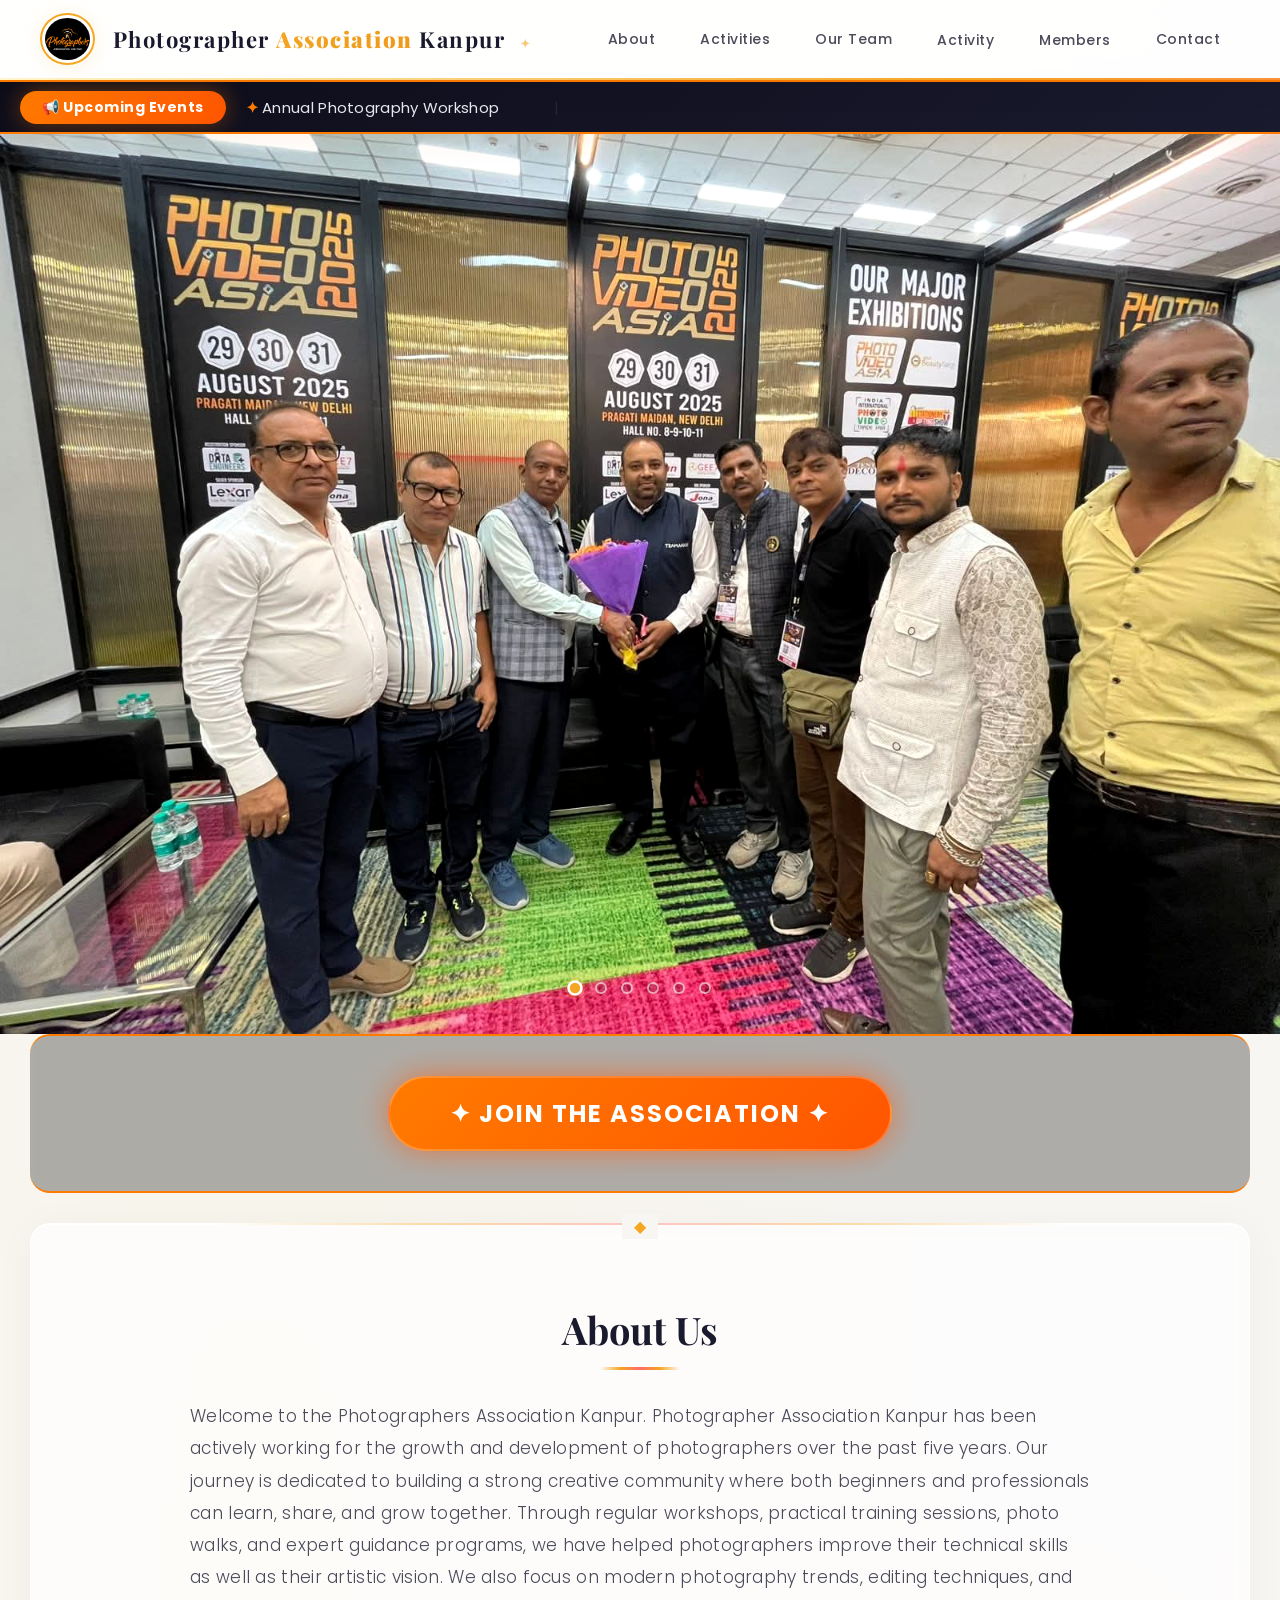
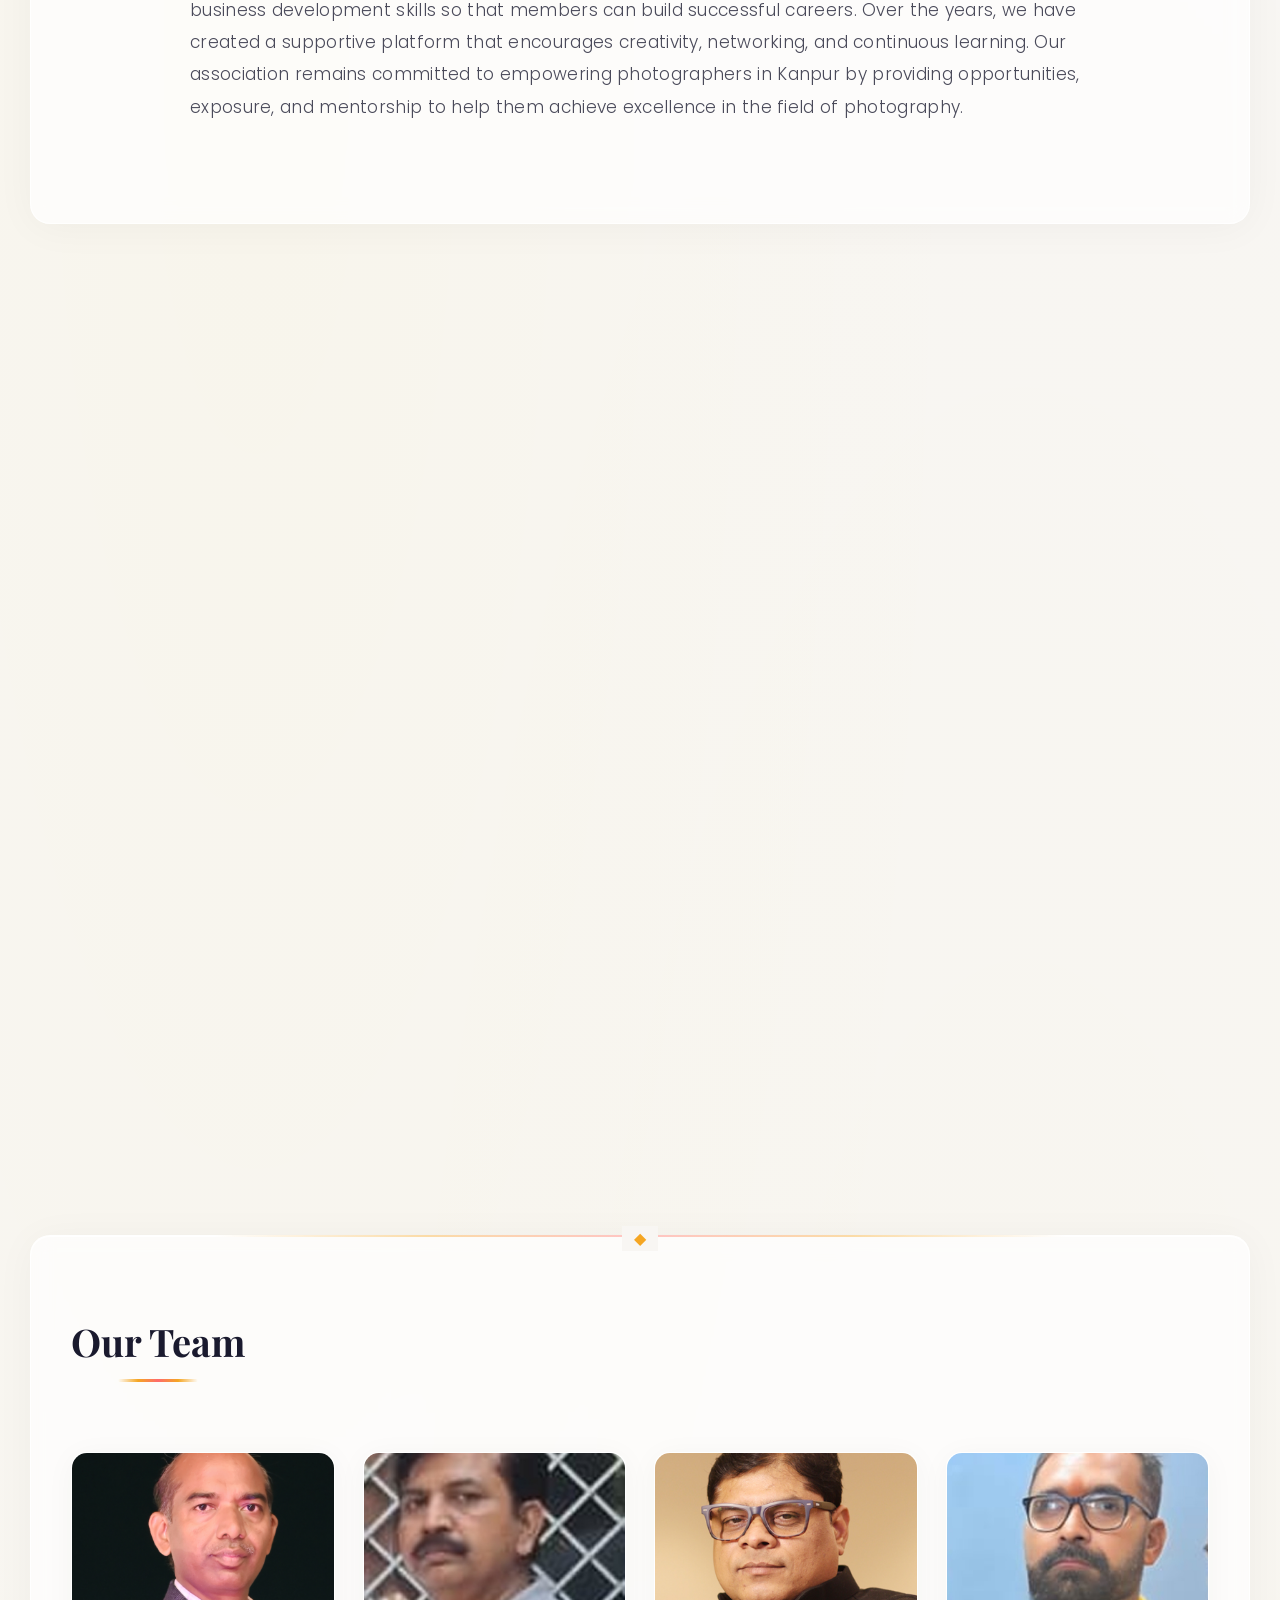
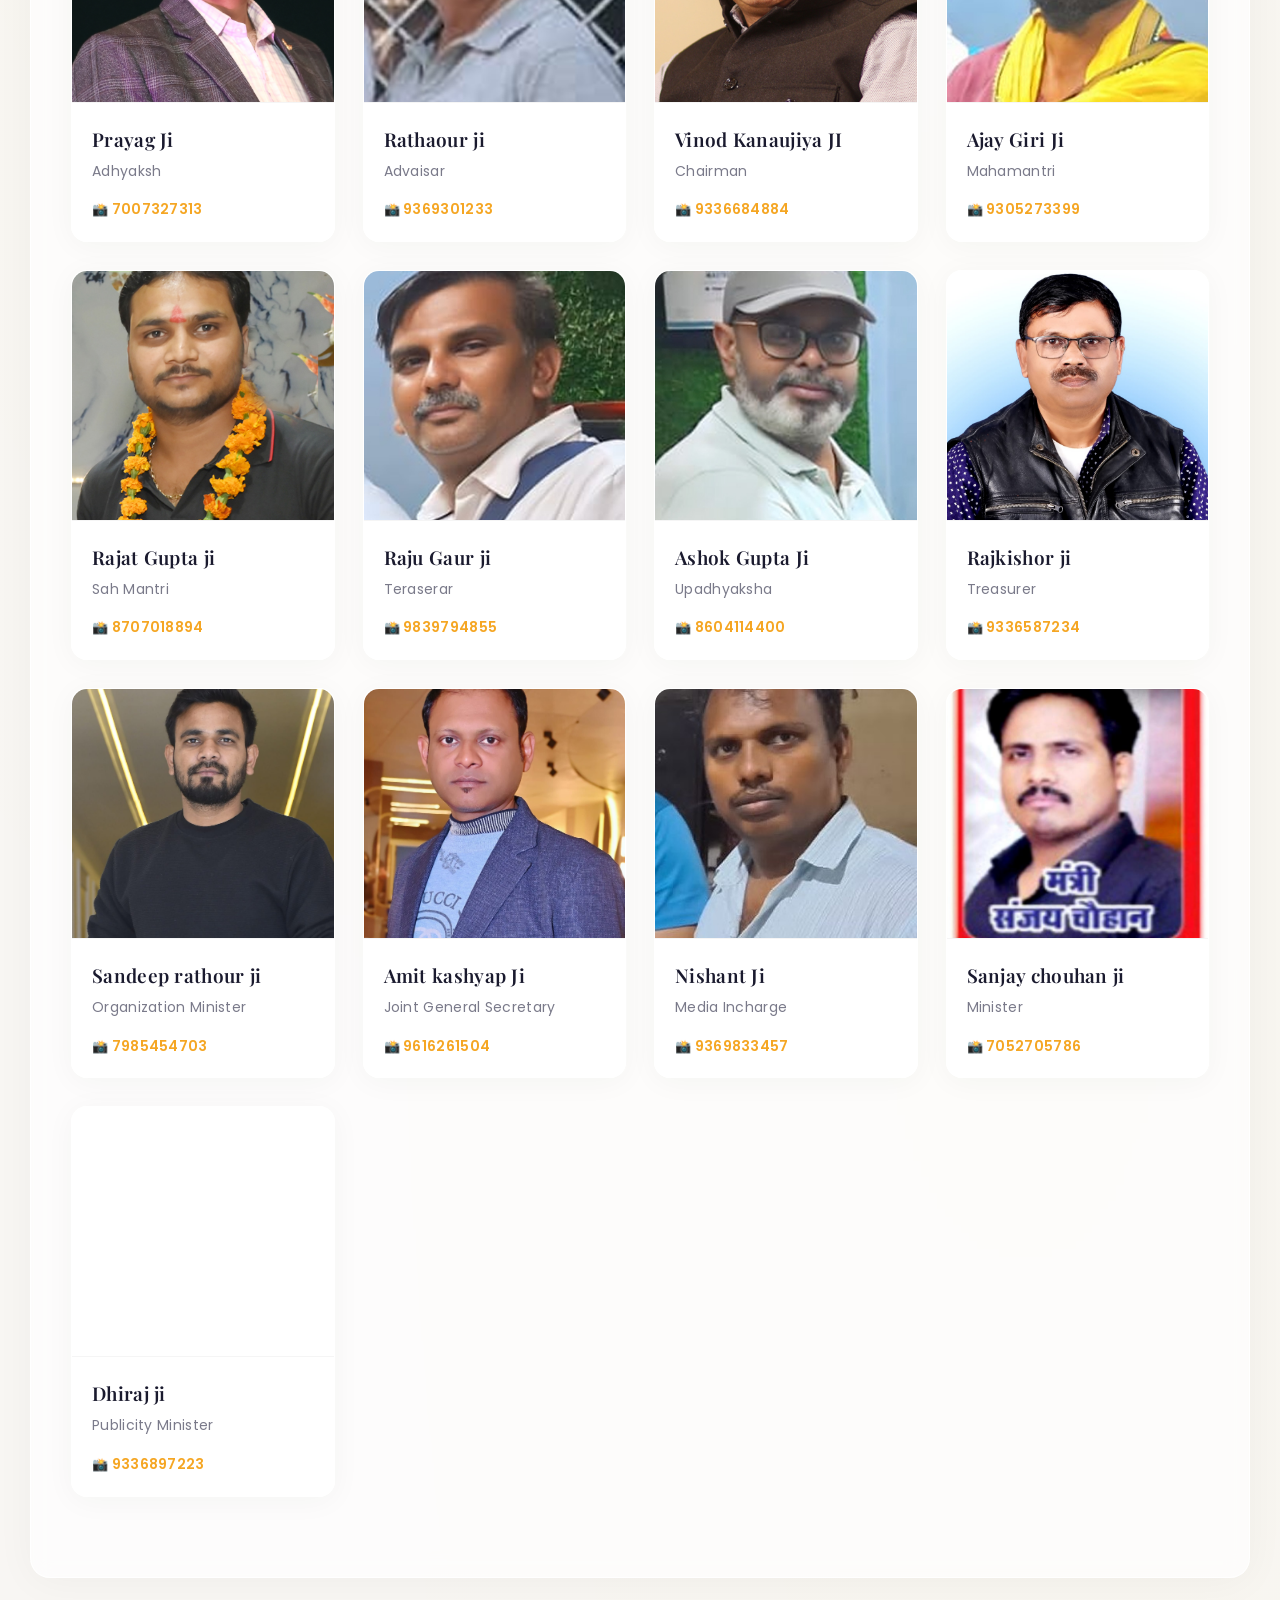
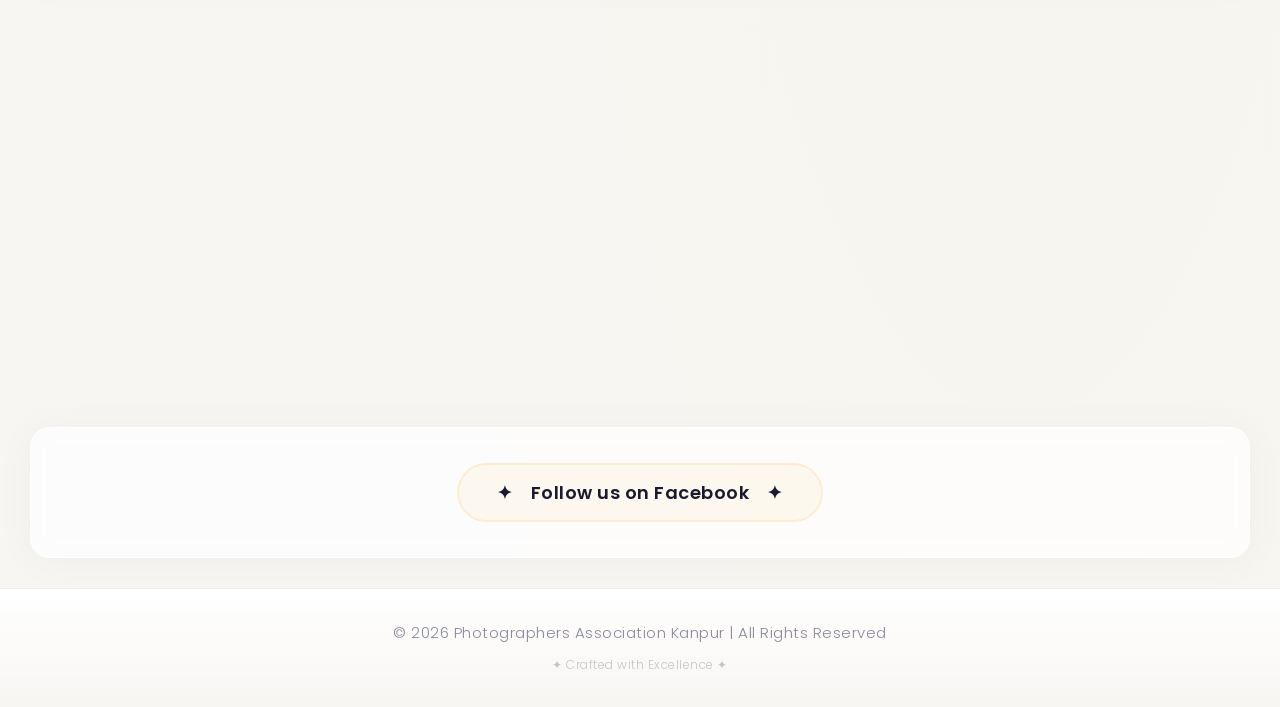
<file: index.html>
<!DOCTYPE html>
<html lang="en">
<head>
<meta charset="UTF-8">
<meta name="viewport" content="width=device-width, initial-scale=1.0">
<link rel="icon" type="image/png" href="images/favicon.png">
<title>Photographer Association Kanpur</title>
<link rel="stylesheet" href="style.css">
</head>

<body>

<!-- ===== FLOATING PARTICLES ===== -->
<div class="particles-container">
    <div class="particle"></div>
    <div class="particle"></div>
    <div class="particle"></div>
    <div class="particle"></div>
    <div class="particle"></div>
    <div class="particle"></div>
    <div class="particle"></div>
    <div class="particle"></div>
    <div class="particle"></div>
    <div class="particle"></div>
    <div class="particle"></div>
    <div class="particle"></div>
</div>

<!-- ===== 3D FLOATING SHAPES ===== -->
<div class="floating-shapes">
    <div class="shape"></div>
    <div class="shape"></div>
    <div class="shape"></div>
</div>

<!-- ================= HEADER ================= -->
<header class="header">
    <div class="left">
        <img src="images/logo.png" class="logo" alt="Logo">
        <div class="brand">
            Photographer <span class="highlight">Association</span> Kanpur
        </div>
    </div>

    <!-- Hamburger Button -->
    <div class="hamburger" id="hamburger" onclick="toggleMobileNav()">
        <span></span>
        <span></span>
        <span></span>
    </div>

    <!-- Desktop Navigation -->
    <nav class="right">
        <a href="#about">About</a>
        <a href="#activities">Activities</a>
        <a href="#team">Our Team</a>

        <div class="dropdown">
            <a href="#activity">Activity</a>
            <div class="dropdown-menu">
                <a href="2026.html">2026</a>
                <a href="2025.html">2025</a>
                <a href="2024.html">2024</a>
                <a href="2023.html">2023</a>
            </div>
        </div>

        <div class="dropdown">
            <a href="#members">Members</a>
            <div class="dropdown-menu">
                <div class="sub-dropdown">
                    <a href="#" onclick="return false;">Our Members ▶</a>
                    <div class="sub-dropdown-menu">
                        <a href="platinum-member.html">Platinum Member</a>
                        <a href="gold-member.html">Gold Member</a>
                        <a href="silver-member.html">Silver Member</a>
                    </div>
                </div>
                <a href="member-facility.html">Member Facility</a>
            </div>
        </div>

        <a href="#contact">Contact</a>
    </nav>
</header>

<!-- ================= MOBILE NAVIGATION ================= -->
<div class="mobile-nav" id="mobileNav">
    <a href="#about" onclick="closeMobileNav()">About</a>
    <a href="#activities" onclick="closeMobileNav()">Activities</a>
    <a href="#team" onclick="closeMobileNav()">Our Team</a>
    
    <div class="dropdown-toggle" onclick="toggleMobileDropdown(this)">
        <a href="#activity">Activity</a>
        <span>▾</span>
    </div>
    <div class="dropdown-menu-mobile">
        <a href="2026.html" onclick="closeMobileNav()">2026</a>
        <a href="2025.html" onclick="closeMobileNav()">2025</a>
        <a href="2024.html" onclick="closeMobileNav()">2024</a>
        <a href="2023.html" onclick="closeMobileNav()">2023</a>
    </div>
    
    <div class="dropdown-toggle" onclick="toggleMobileDropdown(this)">
        <a href="#members">Members</a>
        <span>▾</span>
    </div>
    <div class="dropdown-menu-mobile">
        <div class="dropdown-toggle" onclick="toggleMobileSubDropdown(this)">
            <a href="#" onclick="return false;">Our Members</a>
            <span>▾</span>
        </div>
        <div class="sub-dropdown-mobile">
            <a href="platinum-member.html" onclick="closeMobileNav()">Platinum Member</a>
            <a href="gold-member.html" onclick="closeMobileNav()">Gold Member</a>
            <a href="silver-member.html" onclick="closeMobileNav()">Silver Member</a>
        </div>
        <a href="member-facility.html" onclick="closeMobileNav()">Member Facility</a>
    </div>
    
    <a href="#contact" onclick="closeMobileNav()">Contact</a>
</div>

<!-- ================= NEWS TICKER (Upcoming Events) ================= -->
<div class="news-ticker">
    <div class="news-label">📢 Upcoming Events</div>
    <div class="news-track">
        <div class="news-slider">
            <span>Annual Photography Workshop</span>

        </div>
    </div>
</div>

<!-- ================= BANNER ================= -->
<div class="banner">
    <div class="slider-track">
        <div class="slide"><img src="images/D3.jpg" alt="Banner 1"></div>
        <div class="slide"><img src="images/D2.jpg" alt="Banner 2"></div>
        <div class="slide"><img src="images/D6.jpg" alt="Banner 3"></div>
        <div class="slide"><img src="images/D5.jpg" alt="Banner 4"></div>
        <div class="slide"><img src="images/D1.jpg" alt="Banner 5"></div>
        <div class="slide"><img src="images/D4.jpg" alt="Banner 6"></div>
    </div>
    <div class="slider-dots">
        <span class="dot active" onclick="goToSlide(0)"></span>
        <span class="dot" onclick="goToSlide(1)"></span>
        <span class="dot" onclick="goToSlide(2)"></span>
        <span class="dot" onclick="goToSlide(3)"></span>
        <span class="dot" onclick="goToSlide(4)"></span>
        <span class="dot" onclick="goToSlide(5)"></span>
    </div>
</div>

<!-- ================= JOIN BUTTON (Below Banner - NEWLY ADDED) ================= -->
<div class="join-section">
    <a href="join.html" class="join-now-btn">✦ Join The Association ✦</a>
</div>

<!-- ================= ABOUT ================= -->
<section id="about" class="animate-section">
    <h2>About Us</h2>
    <p>
        Welcome to the Photographers Association Kanpur. 
        Photographer Association Kanpur has been actively working for 
        the growth and development of photographers over the past five years.
        Our journey is dedicated to building a strong creative community 
        where both beginners and professionals can learn, share, and grow together. 
        Through regular workshops, practical training sessions, photo walks, and expert
        guidance programs, we have helped photographers improve their technical skills as 
        well as their artistic vision. We also focus on modern photography trends, editing techniques, 
        and business development skills so that members can build successful careers. Over the years, 
        we have created a supportive platform that encourages creativity, networking, and continuous learning. 
        Our association remains committed to empowering photographers in Kanpur by providing opportunities, 
        exposure, and mentorship to help them achieve excellence in the field of photography.
    </p>
</section>

<!-- ================= ACTIVITIES ================= -->
<section id="activities" class="animate-section">
    <h2>Our Activities</h2>
    <p>
        We organize photography workshops, exhibitions, photo walks, and
        training sessions to improve skills and creativity among members.
    </p>
    <div class="grid">
        <img src="images/A1.jpg" alt="Activity 1">
        <img src="images/A2.jpg" alt="Activity 2">
        <img src="images/A3.jpg" alt="Activity 3">
        <img src="images/A4.jpg" alt="Activity 4">
        <img src="images/A5.jpg" alt="Activity 5">
    </div>
</section>

<!-- ================= TEAM ================= -->
<section id="team" class="animate-section">
    <h2>Our Team</h2>
    <div class="team-grid">
        <div class="member">
            <img src="images/team1.jpg" alt="Prayag Ji">
            <h3>Prayag Ji</h3>
            <p>Adhyaksh</p>
            <p>7007327313</p>
        </div>
        <div class="member">
            <img src="images/team2.jpg" alt="Rathaour ji">
            <h3>Rathaour ji</h3>
            <p>Advaisar</p>
            <p>9369301233</p>
        </div>
        <div class="member">
            <img src="images/team3.jpg" alt="Vinod Kanaujiya JI">
            <h3>Vinod Kanaujiya JI</h3>
            <p>Chairman</p>
            <p>9336684884</p>
        </div>
        <div class="member">
            <img src="images/team4.jpg" alt="Ajay Giri Ji">
            <h3>Ajay Giri Ji</h3>
            <p>Mahamantri</p>
            <p>9305273399</p>
        </div>
        <div class="member">
            <img src="images/team5.jpg" alt="Rajat Gupta ji">
            <h3>Rajat Gupta ji</h3>
            <p>Sah Mantri</p>
            <p>8707018894</p>
        </div>
        <div class="member">
            <img src="images/team6.jpg" alt="Raju Gaur ji">
            <h3>Raju Gaur ji</h3>
            <p>Teraserar</p>
            <p>9839794855</p>
        </div>
        <div class="member">
            <img src="images/team7.jpg" alt="Ashok Gupta Ji">
            <h3>Ashok Gupta Ji</h3>
            <p>Upadhyaksha</p>
            <p>8604114400</p>
        </div>
        <div class="member">
            <img src="images/team8.jpg" alt="Rajkishor ji">
            <h3>Rajkishor ji</h3>
            <p>Treasurer</p>
            <p>9336587234</p>
        </div>
        <div class="member">
            <img src="images/team9.jpg" alt="Sandeep rathour ji">
            <h3>Sandeep rathour ji</h3>
            <p>Organization Minister</p>
            <p>7985454703</p>
        </div>
        <div class="member">
            <img src="images/team10.jpg" alt="Amit kashyap Ji">
            <h3>Amit kashyap Ji</h3>
            <p>Joint General Secretary</p>
            <p>9616261504</p>
        </div>
        <div class="member">
            <img src="images/team11.jpg" alt="Nishant Ji">
            <h3>Nishant Ji</h3>
            <p>Media Incharge</p>
            <p>9369833457</p>
        </div>
        <div class="member">
            <img src="images/team12.jpg" alt="Sanjay chouhan ji">
            <h3>Sanjay chouhan ji</h3>
            <p>Minister</p>
            <p>7052705786</p>
        </div>
        <div class="member">
            <img src="images/team13.jpg" alt="Dhiraj ji">
            <h3>Dhiraj ji</h3>
            <p>Publicity Minister</p>
            <p>9336897223</p>
        </div>
    </div>
</section>

<!-- ================= CONTACT ================= -->
<section id="contact" class="animate-section">
    <h2>Contact Us</h2>
    <p>✉️ photographerassociationkanpur@gmail.com</p>
    <p>📞 +91-7379827374</p>
</section>

<!-- ================= FOLLOW SECTION ================= -->
<div class="follow-section">
    <a href="https://www.facebook.com/share/18vnach9qe/" target="_blank">
        <span>✦</span>
        <span>Follow us on Facebook</span>
        <span>✦</span>
    </a>
</div>

<!-- ================= FOOTER ================= -->
<footer>
    <p>© 2026 Photographers Association Kanpur | All Rights Reserved</p>
    <p>✦ Crafted with Excellence ✦</p>
</footer>

<!-- ================= LIGHTBOX ================= -->
<div id="lightbox" onclick="closeImage()">
    <img id="lightbox-img" alt="Enlarged view">
</div>

<script>
// ================= HAMBURGER MENU =================
function toggleMobileNav() {
    const mobileNav = document.getElementById('mobileNav');
    const hamburger = document.getElementById('hamburger');
    mobileNav.classList.toggle('active');
    hamburger.classList.toggle('active');
    document.body.style.overflow = mobileNav.classList.contains('active') ? 'hidden' : '';
}

function closeMobileNav() {
    const mobileNav = document.getElementById('mobileNav');
    const hamburger = document.getElementById('hamburger');
    mobileNav.classList.remove('active');
    hamburger.classList.remove('active');
    document.body.style.overflow = '';
}

function toggleMobileDropdown(element) {
    const menu = element.nextElementSibling;
    menu.classList.toggle('open');
    element.classList.toggle('open');
}

function toggleMobileSubDropdown(element) {
    const menu = element.nextElementSibling;
    menu.classList.toggle('open');
    element.classList.toggle('open');
}

// ================= LIGHTBOX =================
function openImage(src) {
    document.getElementById("lightbox").style.display = "flex";
    document.getElementById("lightbox-img").src = src;
    document.body.style.overflow = 'hidden';
}

function closeImage() {
    document.getElementById("lightbox").style.display = "none";
    document.body.style.overflow = '';
}

document.addEventListener('DOMContentLoaded', function() {
    document.querySelectorAll('.grid img, .member img').forEach(img => {
        img.addEventListener('click', function(e) {
            e.stopPropagation();
            openImage(this.src);
        });
    });
});

document.addEventListener('keydown', function(e) {
    if (e.key === 'Escape') {
        closeImage();
        closeMobileNav();
    }
});

// ================= BANNER SLIDER =================
var currentSlide = 0;
var totalSlides = 6;
var sliderInterval;

function goToSlide(index) {
    currentSlide = index;
    var track = document.querySelector('.slider-track');
    track.style.transform = 'translateX(-' + (currentSlide * 100 / 6) + '%)';

    document.querySelectorAll('.dot').forEach(function(dot, i) {
        dot.classList.toggle('active', i === currentSlide);
    });
}

function nextSlide() {
    goToSlide((currentSlide + 1) % totalSlides);
}

sliderInterval = setInterval(nextSlide, 5000);

var banner = document.querySelector('.banner');
banner.addEventListener('mouseenter', function() { 
    clearInterval(sliderInterval); 
});
banner.addEventListener('mouseleave', function() { 
    sliderInterval = setInterval(nextSlide, 5000); 
});

var touchStartX = 0;
banner.addEventListener('touchstart', function(e) {
    touchStartX = e.changedTouches[0].screenX;
}, { passive: true });

banner.addEventListener('touchend', function(e) {
    var diff = touchStartX - e.changedTouches[0].screenX;
    if (Math.abs(diff) > 50) {
        clearInterval(sliderInterval);
        if (diff > 0) { 
            nextSlide(); 
        } else { 
            goToSlide((currentSlide - 1 + totalSlides) % totalSlides); 
        }
        sliderInterval = setInterval(nextSlide, 5000);
    }
}, { passive: true });

document.addEventListener('click', function(e) {
    const mobileNav = document.getElementById('mobileNav');
    const hamburger = document.getElementById('hamburger');
    if (!e.target.closest('.hamburger') && !e.target.closest('.mobile-nav')) {
        mobileNav.classList.remove('active');
        hamburger.classList.remove('active');
        document.body.style.overflow = '';
    }
});

document.querySelectorAll('a[href^="#"]').forEach(anchor => {
    anchor.addEventListener('click', function (e) {
        e.preventDefault();
        const target = document.querySelector(this.getAttribute('href'));
        if (target) {
            target.scrollIntoView({
                behavior: 'smooth',
                block: 'start'
            });
        }
        closeMobileNav();
    });
});

// ================= SCROLL ANIMATIONS =================
const animateSections = document.querySelectorAll('.animate-section');

const observerOptions = {
    threshold: 0.15,
    rootMargin: '0px 0px -50px 0px'
};

const observer = new IntersectionObserver(function(entries) {
    entries.forEach(entry => {
        if (entry.isIntersecting) {
            entry.target.style.opacity = '1';
            entry.target.style.transform = 'translateY(0) scale(1)';
        }
    });
}, observerOptions);

animateSections.forEach(section => {
    section.style.opacity = '0';
    section.style.transform = 'translateY(50px) scale(0.95)';
    section.style.transition = 'all 0.8s cubic-bezier(0.68, -0.55, 0.265, 1.55)';
    observer.observe(section);
});


</script>

</body>
</html>
</file>
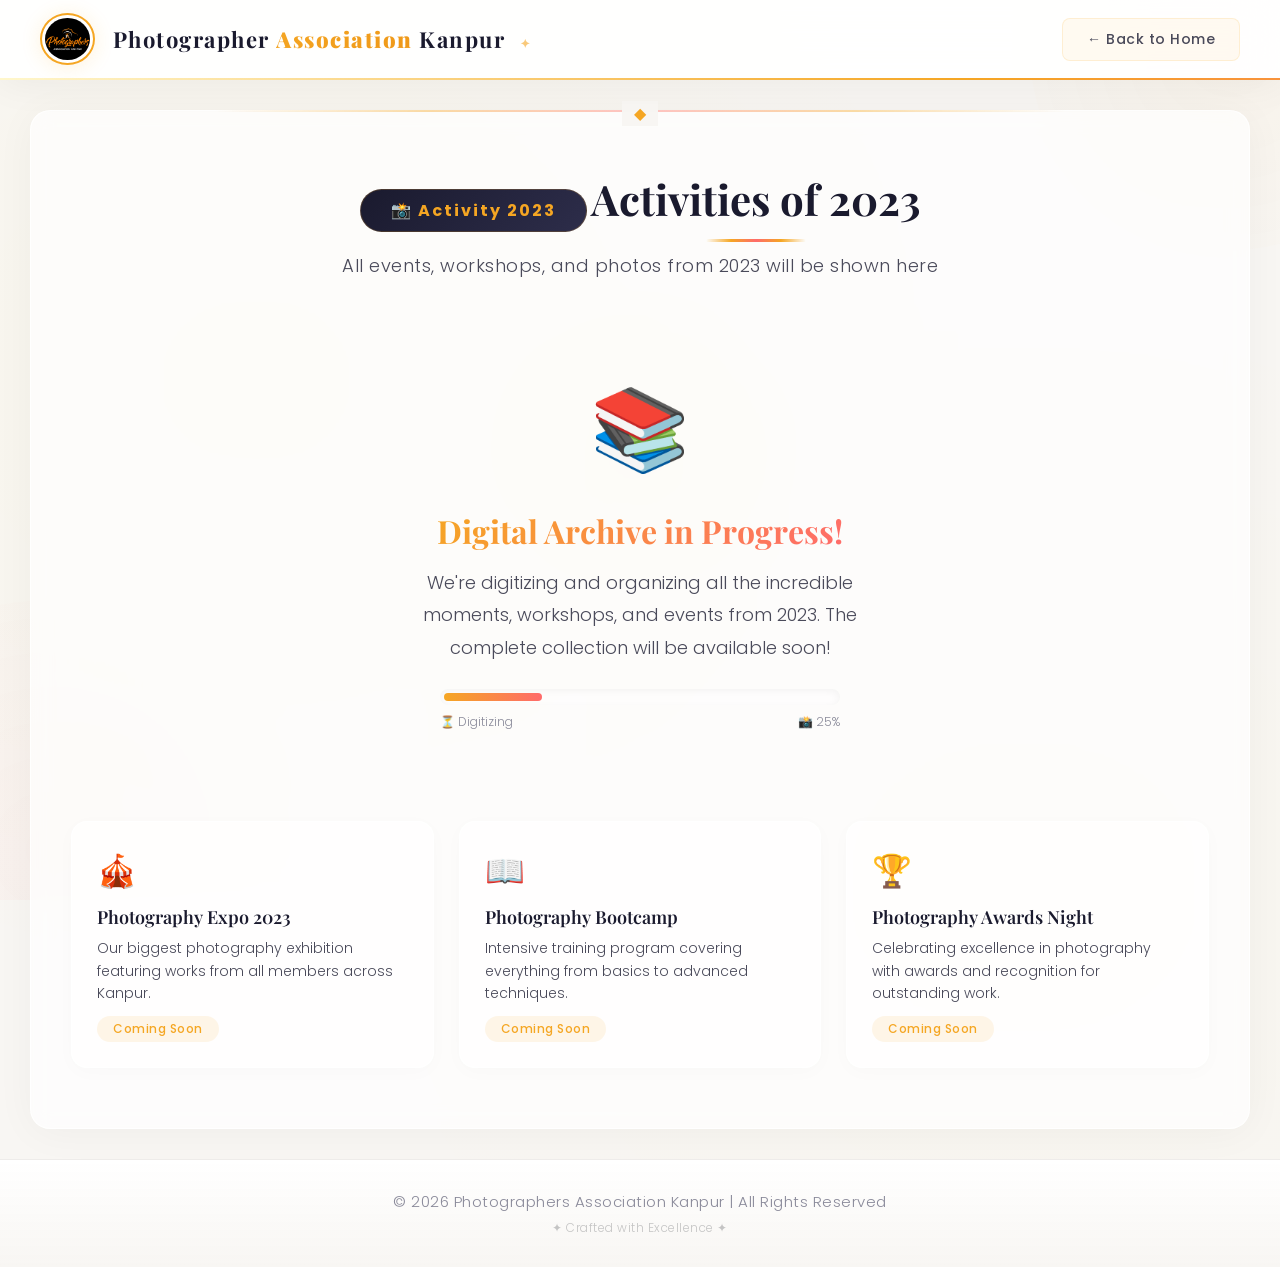
<file: 2023.html>
<!DOCTYPE html>
<html lang="en">
<head>
    <meta charset="UTF-8">
    <meta name="viewport" content="width=device-width, initial-scale=1.0">
    <link rel="icon" type="image/png" href="images/favicon.png">
    <title>Activity 2023 - Photographer Association Kanpur</title>

    <style>
        /* ========================================
           COMPLETE CSS - EMBEDDED
           ======================================== */
        @import url('https://fonts.googleapis.com/css2?family=Playfair+Display:ital,wght@0,400;0,600;0,700;0,900;1,400&family=Poppins:wght@300;400;500;600;700;800&display=swap');

        * {
            margin: 0;
            padding: 0;
            box-sizing: border-box;
        }

        html {
            scroll-behavior: smooth;
        }

        body {
            font-family: 'Poppins', sans-serif;
            background: #f8f6f3;
            background-image: 
                radial-gradient(ellipse at 20% 30%, rgba(255, 215, 0, 0.03) 0%, transparent 50%),
                radial-gradient(ellipse at 80% 70%, rgba(255, 215, 0, 0.02) 0%, transparent 50%);
            min-height: 100vh;
            color: #2d2d2d;
            overflow-x: hidden;
        }

        /* ===== FLOATING PARTICLES ===== */
        .particles-container {
            position: fixed;
            top: 0;
            left: 0;
            width: 100%;
            height: 100%;
            pointer-events: none;
            z-index: 0;
            overflow: hidden;
        }

        .particle {
            position: absolute;
            width: 4px;
            height: 4px;
            background: linear-gradient(135deg, #f5a623, #ff6b6b);
            border-radius: 50%;
            opacity: 0;
            animation: floatParticle linear infinite;
        }

        .particle:nth-child(1) { left: 5%; animation-duration: 14s; animation-delay: 0s; width: 3px; height: 3px; }
        .particle:nth-child(2) { left: 12%; animation-duration: 18s; animation-delay: 2s; width: 5px; height: 5px; }
        .particle:nth-child(3) { left: 20%; animation-duration: 12s; animation-delay: 4s; width: 2px; height: 2px; }
        .particle:nth-child(4) { left: 28%; animation-duration: 16s; animation-delay: 1s; width: 4px; height: 4px; }
        .particle:nth-child(5) { left: 35%; animation-duration: 13s; animation-delay: 3s; width: 3px; height: 3px; }
        .particle:nth-child(6) { left: 42%; animation-duration: 15s; animation-delay: 5s; width: 5px; height: 5px; }
        .particle:nth-child(7) { left: 50%; animation-duration: 19s; animation-delay: 2s; width: 2px; height: 2px; }
        .particle:nth-child(8) { left: 58%; animation-duration: 14s; animation-delay: 4s; width: 4px; height: 4px; }
        .particle:nth-child(9) { left: 65%; animation-duration: 17s; animation-delay: 1s; width: 3px; height: 3px; }
        .particle:nth-child(10) { left: 72%; animation-duration: 11s; animation-delay: 3s; width: 5px; height: 5px; }
        .particle:nth-child(11) { left: 80%; animation-duration: 16s; animation-delay: 6s; width: 3px; height: 3px; }
        .particle:nth-child(12) { left: 88%; animation-duration: 13s; animation-delay: 2s; width: 4px; height: 4px; }
        .particle:nth-child(13) { left: 95%; animation-duration: 15s; animation-delay: 4s; width: 2px; height: 2px; }
        .particle:nth-child(14) { left: 45%; animation-duration: 20s; animation-delay: 7s; width: 5px; height: 5px; }
        .particle:nth-child(15) { left: 75%; animation-duration: 14s; animation-delay: 5s; width: 3px; height: 3px; }

        @keyframes floatParticle {
            0% { transform: translateY(100vh) rotate(0deg) scale(0); opacity: 0; }
            10% { opacity: 0.8; }
            90% { opacity: 0.8; }
            100% { transform: translateY(-10vh) rotate(720deg) scale(1); opacity: 0; }
        }

        /* ===== 3D FLOATING SHAPES ===== */
        .floating-shapes {
            position: fixed;
            top: 0;
            left: 0;
            width: 100%;
            height: 100%;
            pointer-events: none;
            z-index: 0;
            overflow: hidden;
        }

        .shape {
            position: absolute;
            border-radius: 50%;
            opacity: 0.04;
            animation: floatShape ease-in-out infinite alternate;
        }

        .shape:nth-child(1) {
            width: 400px;
            height: 400px;
            background: radial-gradient(circle, #f5a623, transparent);
            top: -150px;
            right: -150px;
            animation-duration: 25s;
        }

        .shape:nth-child(2) {
            width: 500px;
            height: 500px;
            background: radial-gradient(circle, #ff6b6b, transparent);
            bottom: -200px;
            left: -200px;
            animation-duration: 30s;
            animation-delay: 3s;
        }

        .shape:nth-child(3) {
            width: 300px;
            height: 300px;
            background: radial-gradient(circle, #f5a623, transparent);
            top: 50%;
            left: 50%;
            transform: translate(-50%, -50%);
            animation-duration: 35s;
            animation-delay: 6s;
        }

        @keyframes floatShape {
            0% { transform: translate(0, 0) scale(1) rotate(0deg); }
            33% { transform: translate(40px, -40px) scale(1.1) rotate(120deg); }
            66% { transform: translate(-30px, 30px) scale(0.9) rotate(240deg); }
            100% { transform: translate(20px, -20px) scale(1.05) rotate(360deg); }
        }

        /* ===== HEADER ===== */
        .header {
            height: 80px;
            background: rgba(255, 255, 255, 0.92);
            backdrop-filter: blur(20px);
            -webkit-backdrop-filter: blur(20px);
            display: flex;
            justify-content: space-between;
            align-items: center;
            padding: 0 40px;
            border-bottom: 2px solid rgba(255, 215, 0, 0.2);
            position: sticky;
            top: 0;
            z-index: 9999;
            box-shadow: 0 2px 40px rgba(0, 0, 0, 0.06);
            transform-style: preserve-3d;
            perspective: 1000px;
            animation: headerFloat 12s ease-in-out infinite;
        }

        @keyframes headerFloat {
            0%, 100% { transform: rotateX(0deg) rotateY(0deg); box-shadow: 0 2px 40px rgba(0, 0, 0, 0.06); }
            25% { transform: rotateX(1deg) rotateY(-1deg); box-shadow: 0 4px 50px rgba(245, 166, 35, 0.08); }
            75% { transform: rotateX(-1deg) rotateY(1deg); box-shadow: 0 4px 50px rgba(255, 107, 107, 0.08); }
        }

        .header::after {
            content: '';
            position: absolute;
            bottom: -2px;
            left: 0;
            right: 0;
            height: 2px;
            background: linear-gradient(90deg, transparent, #f5a623, #ff6b6b, #f5a623, transparent);
            animation: shimmerGold 4s ease-in-out infinite;
            background-size: 300% 100%;
        }

        @keyframes shimmerGold {
            0%, 100% { background-position: 0% 50%; }
            50% { background-position: 100% 50%; }
        }

        .left {
            display: flex;
            align-items: center;
            gap: 18px;
        }

        .logo {
            height: 52px;
            width: auto;
            display: block;
            border-radius: 50%;
            border: 2px solid #f5a623;
            padding: 3px;
            background: #ffffff;
            box-shadow: 0 2px 20px rgba(245, 166, 35, 0.15);
            transition: all 0.5s ease;
            transform-style: preserve-3d;
            animation: logo3D 10s ease-in-out infinite;
        }

        @keyframes logo3D {
            0%, 100% { transform: rotateY(0deg) rotateX(0deg) scale(1); }
            25% { transform: rotateY(15deg) rotateX(5deg) scale(1.02); }
            75% { transform: rotateY(-15deg) rotateX(-5deg) scale(0.98); }
        }

        .logo:hover {
            transform: scale(1.08) rotate(-5deg) rotateY(25deg);
            box-shadow: 0 4px 40px rgba(245, 166, 35, 0.3);
        }

        .brand {
            font-size: 22px;
            font-weight: 700;
            color: #1a1a2e;
            letter-spacing: 1.5px;
            font-family: 'Playfair Display', serif;
            animation: textPulse 5s ease-in-out infinite;
        }

        @keyframes textPulse {
            0%, 100% { text-shadow: 0 0 0px rgba(245, 166, 35, 0); }
            50% { text-shadow: 0 0 30px rgba(245, 166, 35, 0.08), 0 0 60px rgba(245, 166, 35, 0.04); }
        }

        .brand .highlight {
            background: linear-gradient(135deg, #f5a623, #e8890c);
            -webkit-background-clip: text;
            -webkit-text-fill-color: transparent;
            background-clip: text;
            font-weight: 900;
            animation: gradientMove 4s ease-in-out infinite;
            background-size: 200% 200%;
        }

        @keyframes gradientMove {
            0%, 100% { background-position: 0% 50%; }
            50% { background-position: 100% 50%; }
        }

        .brand::after {
            content: '✦';
            color: #f5a623;
            font-size: 12px;
            margin-left: 8px;
            opacity: 0.6;
            display: inline-block;
            animation: spinStar 8s linear infinite;
        }

        @keyframes spinStar {
            0% { transform: rotate(0deg) scale(1); }
            50% { transform: rotate(180deg) scale(1.3); }
            100% { transform: rotate(360deg) scale(1); }
        }

        /* ===== BACK BUTTON ===== */
        .back-btn {
            text-decoration: none;
            color: #4a4a5a;
            font-weight: 500;
            transition: all 0.4s cubic-bezier(0.68, -0.55, 0.265, 1.55);
            font-size: 14px;
            padding: 10px 24px;
            border-radius: 8px;
            font-family: 'Poppins', sans-serif;
            letter-spacing: 0.5px;
            position: relative;
            background: rgba(245, 166, 35, 0.06);
            border: 1px solid rgba(245, 166, 35, 0.15);
            transform-style: preserve-3d;
            perspective: 500px;
        }

        .back-btn::before {
            content: '← ';
            transition: all 0.3s ease;
        }

        .back-btn:hover {
            color: #f5a623;
            background: rgba(245, 166, 35, 0.12);
            transform: translateY(-2px) rotateX(3deg);
            box-shadow: 0 8px 30px rgba(245, 166, 35, 0.1);
            border-color: #f5a623;
        }

        .back-btn:hover::before {
            transform: translateX(-5px);
        }

        /* ===== MAIN CONTENT ===== */
        .main-content {
            padding: 60px 40px;
            margin: 30px 30px;
            background: rgba(255, 255, 255, 0.7);
            backdrop-filter: blur(10px);
            border-radius: 20px;
            border: 1px solid rgba(255, 255, 255, 0.8);
            box-shadow: 0 4px 40px rgba(0, 0, 0, 0.04);
            position: relative;
            transition: all 0.6s cubic-bezier(0.68, -0.55, 0.265, 1.55);
            transform-style: preserve-3d;
            perspective: 1000px;
            animation: sectionFloat 8s ease-in-out infinite;
            text-align: center;
        }

        @keyframes sectionFloat {
            0%, 100% { transform: translateY(0px) rotateX(0deg); }
            50% { transform: translateY(-8px) rotateX(1deg); }
        }

        .main-content:hover {
            transform: translateY(-5px) rotateX(1deg) scale(1.005);
            box-shadow: 0 20px 80px rgba(0, 0, 0, 0.06);
            border-color: rgba(245, 166, 35, 0.1);
        }

        .main-content::before {
            content: '';
            position: absolute;
            top: -1px;
            left: 15%;
            right: 15%;
            height: 2px;
            background: linear-gradient(90deg, transparent, #f5a623, #ff6b6b, #f5a623, transparent);
            border-radius: 2px;
            opacity: 0.4;
            animation: lineShimmer 4s ease-in-out infinite;
        }

        @keyframes lineShimmer {
            0%, 100% { opacity: 0.3; transform: scaleX(1); }
            50% { opacity: 1; transform: scaleX(1.1); }
        }

        .main-content::after {
            content: '◆';
            position: absolute;
            top: -10px;
            left: 50%;
            transform: translateX(-50%);
            color: #f5a623;
            font-size: 16px;
            background: #f8f6f3;
            padding: 0 12px;
            animation: diamondSpin 10s linear infinite;
        }

        @keyframes diamondSpin {
            0% { transform: translateX(-50%) rotate(0deg); }
            100% { transform: translateX(-50%) rotate(360deg); }
        }

        h1 {
            font-size: 42px;
            font-weight: 700;
            font-family: 'Playfair Display', serif;
            color: #1a1a2e;
            position: relative;
            display: inline-block;
            padding-bottom: 15px;
            margin-bottom: 10px;
        }

        h1::after {
            content: '';
            position: absolute;
            bottom: 0;
            left: 50%;
            transform: translateX(-50%);
            width: 100px;
            height: 3px;
            background: linear-gradient(90deg, transparent, #f5a623, #ff6b6b, #f5a623, transparent);
            border-radius: 2px;
            animation: lineWidth 5s ease-in-out infinite;
        }

        @keyframes lineWidth {
            0%, 100% { width: 100px; }
            50% { width: 150px; }
        }

        .year-badge {
            display: inline-block;
            background: linear-gradient(135deg, #1a1a2e, #2d2d4a);
            color: #f5a623;
            padding: 8px 30px;
            border-radius: 50px;
            font-weight: 700;
            font-size: 16px;
            letter-spacing: 2px;
            margin-bottom: 15px;
            border: 1px solid rgba(245, 166, 35, 0.2);
            animation: badgeGlow 3s ease-in-out infinite;
        }

        @keyframes badgeGlow {
            0%, 100% { box-shadow: 0 4px 20px rgba(245, 166, 35, 0.1); }
            50% { box-shadow: 0 8px 40px rgba(245, 166, 35, 0.2); }
        }

        .subtitle {
            color: #4a4a5a;
            font-size: 18px;
            font-weight: 300;
            margin-bottom: 30px;
            letter-spacing: 0.5px;
        }

        /* ===== COMING SOON / UNDER CONSTRUCTION ===== */
        .coming-soon {
            display: flex;
            flex-direction: column;
            align-items: center;
            justify-content: center;
            padding: 60px 20px;
            margin: 20px 0;
        }

        .coming-soon .icon {
            font-size: 80px;
            margin-bottom: 20px;
            animation: iconBounce 3s ease-in-out infinite;
        }

        @keyframes iconBounce {
            0%, 100% { transform: translateY(0px) scale(1); }
            50% { transform: translateY(-15px) scale(1.05); }
        }

        .coming-soon h2 {
            font-size: 32px;
            font-family: 'Playfair Display', serif;
            color: #1a1a2e;
            margin-bottom: 15px;
            background: linear-gradient(135deg, #f5a623, #ff6b6b);
            -webkit-background-clip: text;
            -webkit-text-fill-color: transparent;
            background-clip: text;
        }

        .coming-soon p {
            color: #4a4a5a;
            font-size: 18px;
            max-width: 500px;
            line-height: 1.8;
            font-weight: 300;
        }

        .coming-soon .progress-container {
            width: 100%;
            max-width: 400px;
            margin-top: 25px;
            background: rgba(255, 255, 255, 0.6);
            border-radius: 50px;
            padding: 4px;
            box-shadow: inset 0 2px 10px rgba(0, 0, 0, 0.05);
        }

        .coming-soon .progress-bar {
            height: 8px;
            background: linear-gradient(90deg, #f5a623, #ff6b6b);
            border-radius: 50px;
            width: 25%;
            animation: progressPulse 2s ease-in-out infinite;
            position: relative;
        }

        @keyframes progressPulse {
            0%, 100% { width: 25%; opacity: 0.8; }
            50% { width: 35%; opacity: 1; }
        }

        .coming-soon .progress-text {
            display: flex;
            justify-content: space-between;
            width: 100%;
            max-width: 400px;
            margin-top: 8px;
            font-size: 12px;
            color: #8a8a9a;
            font-weight: 300;
        }

        /* ===== EVENT PREVIEW CARDS ===== */
        .event-preview {
            display: grid;
            grid-template-columns: repeat(auto-fit, minmax(280px, 1fr));
            gap: 25px;
            margin-top: 30px;
            text-align: left;
        }

        .event-card {
            background: rgba(255, 255, 255, 0.6);
            border-radius: 16px;
            padding: 25px;
            border: 1px solid rgba(255, 255, 255, 0.8);
            box-shadow: 0 4px 20px rgba(0, 0, 0, 0.02);
            transition: all 0.5s cubic-bezier(0.68, -0.55, 0.265, 1.55);
            transform-style: preserve-3d;
            perspective: 500px;
            animation: cardFloat 8s ease-in-out infinite;
        }

        .event-card:nth-child(2) { animation-delay: 2s; }
        .event-card:nth-child(3) { animation-delay: 4s; }

        @keyframes cardFloat {
            0%, 100% { transform: translateY(0px); }
            50% { transform: translateY(-5px); }
        }

        .event-card:hover {
            transform: translateY(-8px) rotateX(2deg) scale(1.01);
            box-shadow: 0 12px 40px rgba(0, 0, 0, 0.06);
            border-color: rgba(245, 166, 35, 0.15);
        }

        .event-card .emoji {
            font-size: 32px;
            display: block;
            margin-bottom: 10px;
        }

        .event-card h3 {
            font-size: 18px;
            font-weight: 600;
            color: #1a1a2e;
            margin-bottom: 8px;
            font-family: 'Playfair Display', serif;
        }

        .event-card p {
            font-size: 14px;
            color: #4a4a5a;
            line-height: 1.6;
            font-weight: 300;
            margin: 0;
        }

        .event-card .tag {
            display: inline-block;
            margin-top: 12px;
            padding: 4px 16px;
            background: rgba(245, 166, 35, 0.1);
            color: #f5a623;
            border-radius: 50px;
            font-size: 12px;
            font-weight: 500;
            letter-spacing: 0.5px;
        }

        /* ===== FOOTER ===== */
        footer {
            background: linear-gradient(180deg, rgba(255, 255, 255, 0.95), #f8f6f3);
            text-align: center;
            padding: 30px 20px;
            margin-top: 30px;
            border-top: 1px solid rgba(0, 0, 0, 0.04);
            transform-style: preserve-3d;
            perspective: 1000px;
            animation: footerFloat 15s ease-in-out infinite;
        }

        @keyframes footerFloat {
            0%, 100% { transform: rotateX(0deg); }
            50% { transform: rotateX(1deg); }
        }

        footer p {
            color: #8a8a9a;
            font-size: 15px;
            margin: 0 auto;
            font-weight: 300;
            letter-spacing: 0.5px;
            text-align: center;
            max-width: 100%;
        }

        footer p:last-child {
            font-size: 12px;
            margin-top: 6px;
            color: #c4c4c4;
            animation: footerGlow 5s ease-in-out infinite;
        }

        @keyframes footerGlow {
            0%, 100% { opacity: 0.5; transform: scale(1); }
            50% { opacity: 1; transform: scale(1.05); color: #f5a623; }
        }

        /* ===== RESPONSIVE ===== */
        @media (max-width: 768px) {
            .header {
                height: 70px;
                padding: 0 20px;
                animation: none;
            }

            .logo {
                height: 42px;
                animation: none;
            }

            .brand {
                font-size: 16px;
                animation: none;
            }

            .brand .highlight {
                font-size: 17px;
            }

            .brand::after {
                display: none;
            }

            .particles-container,
            .floating-shapes {
                display: none;
            }

            .main-content {
                padding: 40px 18px;
                margin: 15px 12px;
                border-radius: 14px;
                animation: none;
            }

            .main-content:hover {
                transform: translateY(-5px) scale(1.01);
            }

            h1 {
                font-size: 28px;
            }

            .subtitle {
                font-size: 15px;
            }

            .coming-soon .icon {
                font-size: 60px;
            }

            .coming-soon h2 {
                font-size: 26px;
            }

            .coming-soon p {
                font-size: 16px;
            }

            .event-preview {
                grid-template-columns: 1fr;
                gap: 18px;
            }

            .event-card {
                padding: 20px;
            }

            .back-btn {
                font-size: 13px;
                padding: 8px 18px;
            }

            footer {
                animation: none;
            }

            footer p {
                font-size: 13px;
            }

            footer p:last-child {
                font-size: 11px;
                animation: none;
            }
        }

        @media (max-width: 480px) {
            .header {
                height: 60px;
                padding: 0 12px;
            }

            .logo {
                height: 36px;
            }

            .brand {
                font-size: 13px;
            }

            .brand .highlight {
                font-size: 14px;
            }

            .left {
                gap: 10px;
            }

            .main-content {
                padding: 25px 12px;
                margin: 10px 8px;
                border-radius: 10px;
            }

            .main-content::after {
                font-size: 12px;
                top: -8px;
                padding: 0 8px;
            }

            h1 {
                font-size: 22px;
                padding-bottom: 10px;
            }

            h1::after {
                width: 60px;
            }

            .year-badge {
                font-size: 13px;
                padding: 6px 20px;
            }

            .subtitle {
                font-size: 13px;
            }

            .coming-soon {
                padding: 30px 10px;
            }

            .coming-soon .icon {
                font-size: 50px;
            }

            .coming-soon h2 {
                font-size: 22px;
            }

            .coming-soon p {
                font-size: 14px;
            }

            .coming-soon .progress-container {
                max-width: 280px;
            }

            .event-card {
                padding: 16px;
            }

            .event-card .emoji {
                font-size: 26px;
            }

            .event-card h3 {
                font-size: 16px;
            }

            .event-card p {
                font-size: 13px;
            }

            .back-btn {
                font-size: 12px;
                padding: 6px 14px;
            }

            footer {
                padding: 15px 12px;
            }

            footer p {
                font-size: 11px;
            }

            footer p:last-child {
                font-size: 10px;
                animation: none;
            }
        }
    </style>
</head>

<body>

<!-- ===== FLOATING PARTICLES ===== -->
<div class="particles-container">
    <div class="particle"></div>
    <div class="particle"></div>
    <div class="particle"></div>
    <div class="particle"></div>
    <div class="particle"></div>
    <div class="particle"></div>
    <div class="particle"></div>
    <div class="particle"></div>
    <div class="particle"></div>
    <div class="particle"></div>
    <div class="particle"></div>
    <div class="particle"></div>
    <div class="particle"></div>
    <div class="particle"></div>
    <div class="particle"></div>
</div>

<!-- ===== 3D FLOATING SHAPES ===== -->
<div class="floating-shapes">
    <div class="shape"></div>
    <div class="shape"></div>
    <div class="shape"></div>
</div>

<!-- ===== HEADER ===== -->
<header class="header">
    <div class="left">
        <img src="images/logo.png" class="logo" alt="Logo">
        <div class="brand">
            Photographer <span class="highlight">Association</span> Kanpur
        </div>
    </div>

    <a href="index.html" class="back-btn">Back to Home</a>
</header>

<!-- ===== MAIN CONTENT ===== -->
<div class="main-content">
    <div class="year-badge">📸 Activity 2023</div>
    
    <h1>Activities of 2023</h1>
    <p class="subtitle">All events, workshops, and photos from 2023 will be shown here</p>

    <!-- COMING SOON SECTION -->
    <div class="coming-soon">
        <div class="icon">📚</div>
        <h2>Digital Archive in Progress!</h2>
        <p>We're digitizing and organizing all the incredible moments, workshops, and events from 2023. The complete collection will be available soon!</p>
        
        <div class="progress-container">
            <div class="progress-bar"></div>
        </div>
        <div class="progress-text">
            <span>⏳ Digitizing</span>
            <span>📸 25%</span>
        </div>
    </div>

    <!-- EVENT PREVIEW -->
    <div class="event-preview">
        <div class="event-card">
            <span class="emoji">🎪</span>
            <h3>Photography Expo 2023</h3>
            <p>Our biggest photography exhibition featuring works from all members across Kanpur.</p>
            <span class="tag">Coming Soon</span>
        </div>

        <div class="event-card">
            <span class="emoji">📖</span>
            <h3>Photography Bootcamp</h3>
            <p>Intensive training program covering everything from basics to advanced techniques.</p>
            <span class="tag">Coming Soon</span>
        </div>

        <div class="event-card">
            <span class="emoji">🏆</span>
            <h3>Photography Awards Night</h3>
            <p>Celebrating excellence in photography with awards and recognition for outstanding work.</p>
            <span class="tag">Coming Soon</span>
        </div>
    </div>
</div>

<!-- ===== FOOTER ===== -->
<footer>
    <p>© 2026 Photographers Association Kanpur | All Rights Reserved</p>
    <p>✦ Crafted with Excellence ✦</p>
</footer>

</body>
</html>
</file>
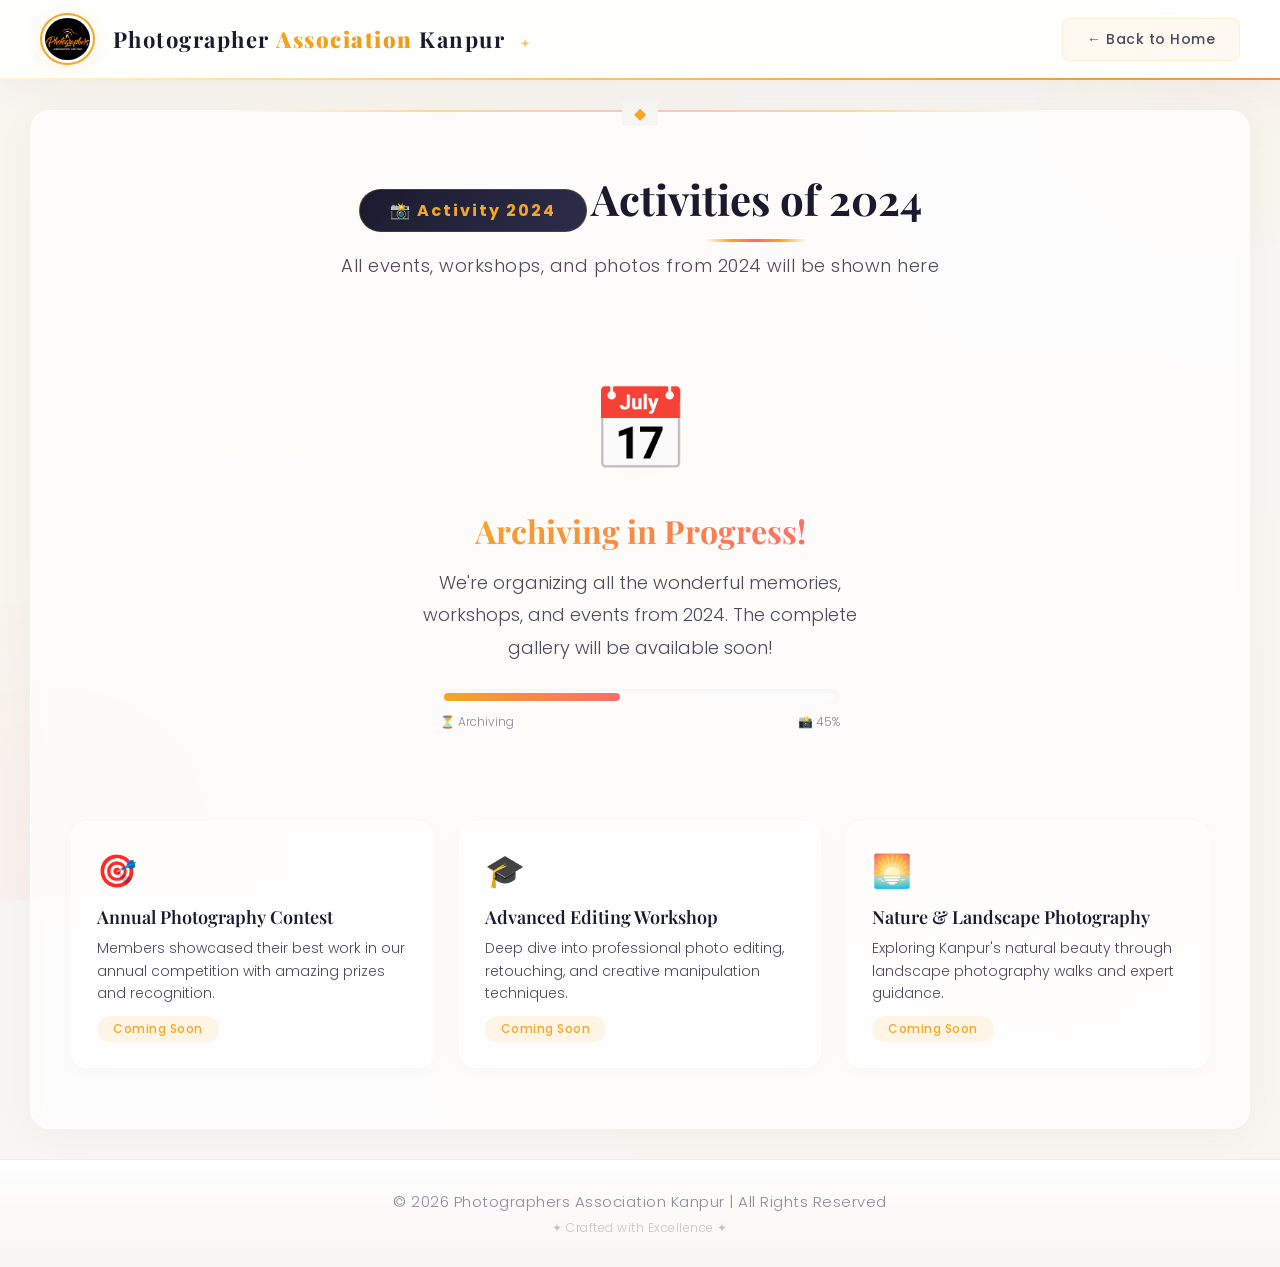
<file: 2024.html>
<!DOCTYPE html>
<html lang="en">
<head>
    <meta charset="UTF-8">
    <meta name="viewport" content="width=device-width, initial-scale=1.0">
    <link rel="icon" type="image/png" href="images/favicon.png">
    <title>Activity 2024 - Photographer Association Kanpur</title>

    <style>
        /* ========================================
           COMPLETE CSS - EMBEDDED
           ======================================== */
        @import url('https://fonts.googleapis.com/css2?family=Playfair+Display:ital,wght@0,400;0,600;0,700;0,900;1,400&family=Poppins:wght@300;400;500;600;700;800&display=swap');

        * {
            margin: 0;
            padding: 0;
            box-sizing: border-box;
        }

        html {
            scroll-behavior: smooth;
        }

        body {
            font-family: 'Poppins', sans-serif;
            background: #f8f6f3;
            background-image: 
                radial-gradient(ellipse at 20% 30%, rgba(255, 215, 0, 0.03) 0%, transparent 50%),
                radial-gradient(ellipse at 80% 70%, rgba(255, 215, 0, 0.02) 0%, transparent 50%);
            min-height: 100vh;
            color: #2d2d2d;
            overflow-x: hidden;
        }

        /* ===== FLOATING PARTICLES ===== */
        .particles-container {
            position: fixed;
            top: 0;
            left: 0;
            width: 100%;
            height: 100%;
            pointer-events: none;
            z-index: 0;
            overflow: hidden;
        }

        .particle {
            position: absolute;
            width: 4px;
            height: 4px;
            background: linear-gradient(135deg, #f5a623, #ff6b6b);
            border-radius: 50%;
            opacity: 0;
            animation: floatParticle linear infinite;
        }

        .particle:nth-child(1) { left: 5%; animation-duration: 14s; animation-delay: 0s; width: 3px; height: 3px; }
        .particle:nth-child(2) { left: 12%; animation-duration: 18s; animation-delay: 2s; width: 5px; height: 5px; }
        .particle:nth-child(3) { left: 20%; animation-duration: 12s; animation-delay: 4s; width: 2px; height: 2px; }
        .particle:nth-child(4) { left: 28%; animation-duration: 16s; animation-delay: 1s; width: 4px; height: 4px; }
        .particle:nth-child(5) { left: 35%; animation-duration: 13s; animation-delay: 3s; width: 3px; height: 3px; }
        .particle:nth-child(6) { left: 42%; animation-duration: 15s; animation-delay: 5s; width: 5px; height: 5px; }
        .particle:nth-child(7) { left: 50%; animation-duration: 19s; animation-delay: 2s; width: 2px; height: 2px; }
        .particle:nth-child(8) { left: 58%; animation-duration: 14s; animation-delay: 4s; width: 4px; height: 4px; }
        .particle:nth-child(9) { left: 65%; animation-duration: 17s; animation-delay: 1s; width: 3px; height: 3px; }
        .particle:nth-child(10) { left: 72%; animation-duration: 11s; animation-delay: 3s; width: 5px; height: 5px; }
        .particle:nth-child(11) { left: 80%; animation-duration: 16s; animation-delay: 6s; width: 3px; height: 3px; }
        .particle:nth-child(12) { left: 88%; animation-duration: 13s; animation-delay: 2s; width: 4px; height: 4px; }
        .particle:nth-child(13) { left: 95%; animation-duration: 15s; animation-delay: 4s; width: 2px; height: 2px; }
        .particle:nth-child(14) { left: 45%; animation-duration: 20s; animation-delay: 7s; width: 5px; height: 5px; }
        .particle:nth-child(15) { left: 75%; animation-duration: 14s; animation-delay: 5s; width: 3px; height: 3px; }

        @keyframes floatParticle {
            0% { transform: translateY(100vh) rotate(0deg) scale(0); opacity: 0; }
            10% { opacity: 0.8; }
            90% { opacity: 0.8; }
            100% { transform: translateY(-10vh) rotate(720deg) scale(1); opacity: 0; }
        }

        /* ===== 3D FLOATING SHAPES ===== */
        .floating-shapes {
            position: fixed;
            top: 0;
            left: 0;
            width: 100%;
            height: 100%;
            pointer-events: none;
            z-index: 0;
            overflow: hidden;
        }

        .shape {
            position: absolute;
            border-radius: 50%;
            opacity: 0.04;
            animation: floatShape ease-in-out infinite alternate;
        }

        .shape:nth-child(1) {
            width: 400px;
            height: 400px;
            background: radial-gradient(circle, #f5a623, transparent);
            top: -150px;
            right: -150px;
            animation-duration: 25s;
        }

        .shape:nth-child(2) {
            width: 500px;
            height: 500px;
            background: radial-gradient(circle, #ff6b6b, transparent);
            bottom: -200px;
            left: -200px;
            animation-duration: 30s;
            animation-delay: 3s;
        }

        .shape:nth-child(3) {
            width: 300px;
            height: 300px;
            background: radial-gradient(circle, #f5a623, transparent);
            top: 50%;
            left: 50%;
            transform: translate(-50%, -50%);
            animation-duration: 35s;
            animation-delay: 6s;
        }

        @keyframes floatShape {
            0% { transform: translate(0, 0) scale(1) rotate(0deg); }
            33% { transform: translate(40px, -40px) scale(1.1) rotate(120deg); }
            66% { transform: translate(-30px, 30px) scale(0.9) rotate(240deg); }
            100% { transform: translate(20px, -20px) scale(1.05) rotate(360deg); }
        }

        /* ===== HEADER ===== */
        .header {
            height: 80px;
            background: rgba(255, 255, 255, 0.92);
            backdrop-filter: blur(20px);
            -webkit-backdrop-filter: blur(20px);
            display: flex;
            justify-content: space-between;
            align-items: center;
            padding: 0 40px;
            border-bottom: 2px solid rgba(255, 215, 0, 0.2);
            position: sticky;
            top: 0;
            z-index: 9999;
            box-shadow: 0 2px 40px rgba(0, 0, 0, 0.06);
            transform-style: preserve-3d;
            perspective: 1000px;
            animation: headerFloat 12s ease-in-out infinite;
        }

        @keyframes headerFloat {
            0%, 100% { transform: rotateX(0deg) rotateY(0deg); box-shadow: 0 2px 40px rgba(0, 0, 0, 0.06); }
            25% { transform: rotateX(1deg) rotateY(-1deg); box-shadow: 0 4px 50px rgba(245, 166, 35, 0.08); }
            75% { transform: rotateX(-1deg) rotateY(1deg); box-shadow: 0 4px 50px rgba(255, 107, 107, 0.08); }
        }

        .header::after {
            content: '';
            position: absolute;
            bottom: -2px;
            left: 0;
            right: 0;
            height: 2px;
            background: linear-gradient(90deg, transparent, #f5a623, #ff6b6b, #f5a623, transparent);
            animation: shimmerGold 4s ease-in-out infinite;
            background-size: 300% 100%;
        }

        @keyframes shimmerGold {
            0%, 100% { background-position: 0% 50%; }
            50% { background-position: 100% 50%; }
        }

        .left {
            display: flex;
            align-items: center;
            gap: 18px;
        }

        .logo {
            height: 52px;
            width: auto;
            display: block;
            border-radius: 50%;
            border: 2px solid #f5a623;
            padding: 3px;
            background: #ffffff;
            box-shadow: 0 2px 20px rgba(245, 166, 35, 0.15);
            transition: all 0.5s ease;
            transform-style: preserve-3d;
            animation: logo3D 10s ease-in-out infinite;
        }

        @keyframes logo3D {
            0%, 100% { transform: rotateY(0deg) rotateX(0deg) scale(1); }
            25% { transform: rotateY(15deg) rotateX(5deg) scale(1.02); }
            75% { transform: rotateY(-15deg) rotateX(-5deg) scale(0.98); }
        }

        .logo:hover {
            transform: scale(1.08) rotate(-5deg) rotateY(25deg);
            box-shadow: 0 4px 40px rgba(245, 166, 35, 0.3);
        }

        .brand {
            font-size: 22px;
            font-weight: 700;
            color: #1a1a2e;
            letter-spacing: 1.5px;
            font-family: 'Playfair Display', serif;
            animation: textPulse 5s ease-in-out infinite;
        }

        @keyframes textPulse {
            0%, 100% { text-shadow: 0 0 0px rgba(245, 166, 35, 0); }
            50% { text-shadow: 0 0 30px rgba(245, 166, 35, 0.08), 0 0 60px rgba(245, 166, 35, 0.04); }
        }

        .brand .highlight {
            background: linear-gradient(135deg, #f5a623, #e8890c);
            -webkit-background-clip: text;
            -webkit-text-fill-color: transparent;
            background-clip: text;
            font-weight: 900;
            animation: gradientMove 4s ease-in-out infinite;
            background-size: 200% 200%;
        }

        @keyframes gradientMove {
            0%, 100% { background-position: 0% 50%; }
            50% { background-position: 100% 50%; }
        }

        .brand::after {
            content: '✦';
            color: #f5a623;
            font-size: 12px;
            margin-left: 8px;
            opacity: 0.6;
            display: inline-block;
            animation: spinStar 8s linear infinite;
        }

        @keyframes spinStar {
            0% { transform: rotate(0deg) scale(1); }
            50% { transform: rotate(180deg) scale(1.3); }
            100% { transform: rotate(360deg) scale(1); }
        }

        /* ===== BACK BUTTON ===== */
        .back-btn {
            text-decoration: none;
            color: #4a4a5a;
            font-weight: 500;
            transition: all 0.4s cubic-bezier(0.68, -0.55, 0.265, 1.55);
            font-size: 14px;
            padding: 10px 24px;
            border-radius: 8px;
            font-family: 'Poppins', sans-serif;
            letter-spacing: 0.5px;
            position: relative;
            background: rgba(245, 166, 35, 0.06);
            border: 1px solid rgba(245, 166, 35, 0.15);
            transform-style: preserve-3d;
            perspective: 500px;
        }

        .back-btn::before {
            content: '← ';
            transition: all 0.3s ease;
        }

        .back-btn:hover {
            color: #f5a623;
            background: rgba(245, 166, 35, 0.12);
            transform: translateY(-2px) rotateX(3deg);
            box-shadow: 0 8px 30px rgba(245, 166, 35, 0.1);
            border-color: #f5a623;
        }

        .back-btn:hover::before {
            transform: translateX(-5px);
        }

        /* ===== MAIN CONTENT ===== */
        .main-content {
            padding: 60px 40px;
            margin: 30px 30px;
            background: rgba(255, 255, 255, 0.7);
            backdrop-filter: blur(10px);
            border-radius: 20px;
            border: 1px solid rgba(255, 255, 255, 0.8);
            box-shadow: 0 4px 40px rgba(0, 0, 0, 0.04);
            position: relative;
            transition: all 0.6s cubic-bezier(0.68, -0.55, 0.265, 1.55);
            transform-style: preserve-3d;
            perspective: 1000px;
            animation: sectionFloat 8s ease-in-out infinite;
            text-align: center;
        }

        @keyframes sectionFloat {
            0%, 100% { transform: translateY(0px) rotateX(0deg); }
            50% { transform: translateY(-8px) rotateX(1deg); }
        }

        .main-content:hover {
            transform: translateY(-5px) rotateX(1deg) scale(1.005);
            box-shadow: 0 20px 80px rgba(0, 0, 0, 0.06);
            border-color: rgba(245, 166, 35, 0.1);
        }

        .main-content::before {
            content: '';
            position: absolute;
            top: -1px;
            left: 15%;
            right: 15%;
            height: 2px;
            background: linear-gradient(90deg, transparent, #f5a623, #ff6b6b, #f5a623, transparent);
            border-radius: 2px;
            opacity: 0.4;
            animation: lineShimmer 4s ease-in-out infinite;
        }

        @keyframes lineShimmer {
            0%, 100% { opacity: 0.3; transform: scaleX(1); }
            50% { opacity: 1; transform: scaleX(1.1); }
        }

        .main-content::after {
            content: '◆';
            position: absolute;
            top: -10px;
            left: 50%;
            transform: translateX(-50%);
            color: #f5a623;
            font-size: 16px;
            background: #f8f6f3;
            padding: 0 12px;
            animation: diamondSpin 10s linear infinite;
        }

        @keyframes diamondSpin {
            0% { transform: translateX(-50%) rotate(0deg); }
            100% { transform: translateX(-50%) rotate(360deg); }
        }

        h1 {
            font-size: 42px;
            font-weight: 700;
            font-family: 'Playfair Display', serif;
            color: #1a1a2e;
            position: relative;
            display: inline-block;
            padding-bottom: 15px;
            margin-bottom: 10px;
        }

        h1::after {
            content: '';
            position: absolute;
            bottom: 0;
            left: 50%;
            transform: translateX(-50%);
            width: 100px;
            height: 3px;
            background: linear-gradient(90deg, transparent, #f5a623, #ff6b6b, #f5a623, transparent);
            border-radius: 2px;
            animation: lineWidth 5s ease-in-out infinite;
        }

        @keyframes lineWidth {
            0%, 100% { width: 100px; }
            50% { width: 150px; }
        }

        .year-badge {
            display: inline-block;
            background: linear-gradient(135deg, #1a1a2e, #2d2d4a);
            color: #f5a623;
            padding: 8px 30px;
            border-radius: 50px;
            font-weight: 700;
            font-size: 16px;
            letter-spacing: 2px;
            margin-bottom: 15px;
            border: 1px solid rgba(245, 166, 35, 0.2);
            animation: badgeGlow 3s ease-in-out infinite;
        }

        @keyframes badgeGlow {
            0%, 100% { box-shadow: 0 4px 20px rgba(245, 166, 35, 0.1); }
            50% { box-shadow: 0 8px 40px rgba(245, 166, 35, 0.2); }
        }

        .subtitle {
            color: #4a4a5a;
            font-size: 18px;
            font-weight: 300;
            margin-bottom: 30px;
            letter-spacing: 0.5px;
        }

        /* ===== COMING SOON / UNDER CONSTRUCTION ===== */
        .coming-soon {
            display: flex;
            flex-direction: column;
            align-items: center;
            justify-content: center;
            padding: 60px 20px;
            margin: 20px 0;
        }

        .coming-soon .icon {
            font-size: 80px;
            margin-bottom: 20px;
            animation: iconBounce 3s ease-in-out infinite;
        }

        @keyframes iconBounce {
            0%, 100% { transform: translateY(0px) scale(1); }
            50% { transform: translateY(-15px) scale(1.05); }
        }

        .coming-soon h2 {
            font-size: 32px;
            font-family: 'Playfair Display', serif;
            color: #1a1a2e;
            margin-bottom: 15px;
            background: linear-gradient(135deg, #f5a623, #ff6b6b);
            -webkit-background-clip: text;
            -webkit-text-fill-color: transparent;
            background-clip: text;
        }

        .coming-soon p {
            color: #4a4a5a;
            font-size: 18px;
            max-width: 500px;
            line-height: 1.8;
            font-weight: 300;
        }

        .coming-soon .progress-container {
            width: 100%;
            max-width: 400px;
            margin-top: 25px;
            background: rgba(255, 255, 255, 0.6);
            border-radius: 50px;
            padding: 4px;
            box-shadow: inset 0 2px 10px rgba(0, 0, 0, 0.05);
        }

        .coming-soon .progress-bar {
            height: 8px;
            background: linear-gradient(90deg, #f5a623, #ff6b6b);
            border-radius: 50px;
            width: 45%;
            animation: progressPulse 2s ease-in-out infinite;
            position: relative;
        }

        @keyframes progressPulse {
            0%, 100% { width: 45%; opacity: 0.8; }
            50% { width: 55%; opacity: 1; }
        }

        .coming-soon .progress-text {
            display: flex;
            justify-content: space-between;
            width: 100%;
            max-width: 400px;
            margin-top: 8px;
            font-size: 12px;
            color: #8a8a9a;
            font-weight: 300;
        }

        /* ===== EVENT PREVIEW CARDS ===== */
        .event-preview {
            display: grid;
            grid-template-columns: repeat(auto-fit, minmax(280px, 1fr));
            gap: 25px;
            margin-top: 30px;
            text-align: left;
        }

        .event-card {
            background: rgba(255, 255, 255, 0.6);
            border-radius: 16px;
            padding: 25px;
            border: 1px solid rgba(255, 255, 255, 0.8);
            box-shadow: 0 4px 20px rgba(0, 0, 0, 0.02);
            transition: all 0.5s cubic-bezier(0.68, -0.55, 0.265, 1.55);
            transform-style: preserve-3d;
            perspective: 500px;
            animation: cardFloat 8s ease-in-out infinite;
        }

        .event-card:nth-child(2) { animation-delay: 2s; }
        .event-card:nth-child(3) { animation-delay: 4s; }

        @keyframes cardFloat {
            0%, 100% { transform: translateY(0px); }
            50% { transform: translateY(-5px); }
        }

        .event-card:hover {
            transform: translateY(-8px) rotateX(2deg) scale(1.01);
            box-shadow: 0 12px 40px rgba(0, 0, 0, 0.06);
            border-color: rgba(245, 166, 35, 0.15);
        }

        .event-card .emoji {
            font-size: 32px;
            display: block;
            margin-bottom: 10px;
        }

        .event-card h3 {
            font-size: 18px;
            font-weight: 600;
            color: #1a1a2e;
            margin-bottom: 8px;
            font-family: 'Playfair Display', serif;
        }

        .event-card p {
            font-size: 14px;
            color: #4a4a5a;
            line-height: 1.6;
            font-weight: 300;
            margin: 0;
        }

        .event-card .tag {
            display: inline-block;
            margin-top: 12px;
            padding: 4px 16px;
            background: rgba(245, 166, 35, 0.1);
            color: #f5a623;
            border-radius: 50px;
            font-size: 12px;
            font-weight: 500;
            letter-spacing: 0.5px;
        }

        /* ===== FOOTER ===== */
        footer {
            background: linear-gradient(180deg, rgba(255, 255, 255, 0.95), #f8f6f3);
            text-align: center;
            padding: 30px 20px;
            margin-top: 30px;
            border-top: 1px solid rgba(0, 0, 0, 0.04);
            transform-style: preserve-3d;
            perspective: 1000px;
            animation: footerFloat 15s ease-in-out infinite;
        }

        @keyframes footerFloat {
            0%, 100% { transform: rotateX(0deg); }
            50% { transform: rotateX(1deg); }
        }

        footer p {
            color: #8a8a9a;
            font-size: 15px;
            margin: 0 auto;
            font-weight: 300;
            letter-spacing: 0.5px;
            text-align: center;
            max-width: 100%;
        }

        footer p:last-child {
            font-size: 12px;
            margin-top: 6px;
            color: #c4c4c4;
            animation: footerGlow 5s ease-in-out infinite;
        }

        @keyframes footerGlow {
            0%, 100% { opacity: 0.5; transform: scale(1); }
            50% { opacity: 1; transform: scale(1.05); color: #f5a623; }
        }

        /* ===== RESPONSIVE ===== */
        @media (max-width: 768px) {
            .header {
                height: 70px;
                padding: 0 20px;
                animation: none;
            }

            .logo {
                height: 42px;
                animation: none;
            }

            .brand {
                font-size: 16px;
                animation: none;
            }

            .brand .highlight {
                font-size: 17px;
            }

            .brand::after {
                display: none;
            }

            .particles-container,
            .floating-shapes {
                display: none;
            }

            .main-content {
                padding: 40px 18px;
                margin: 15px 12px;
                border-radius: 14px;
                animation: none;
            }

            .main-content:hover {
                transform: translateY(-5px) scale(1.01);
            }

            h1 {
                font-size: 28px;
            }

            .subtitle {
                font-size: 15px;
            }

            .coming-soon .icon {
                font-size: 60px;
            }

            .coming-soon h2 {
                font-size: 26px;
            }

            .coming-soon p {
                font-size: 16px;
            }

            .event-preview {
                grid-template-columns: 1fr;
                gap: 18px;
            }

            .event-card {
                padding: 20px;
            }

            .back-btn {
                font-size: 13px;
                padding: 8px 18px;
            }

            footer {
                animation: none;
            }

            footer p {
                font-size: 13px;
            }

            footer p:last-child {
                font-size: 11px;
                animation: none;
            }
        }

        @media (max-width: 480px) {
            .header {
                height: 60px;
                padding: 0 12px;
            }

            .logo {
                height: 36px;
            }

            .brand {
                font-size: 13px;
            }

            .brand .highlight {
                font-size: 14px;
            }

            .left {
                gap: 10px;
            }

            .main-content {
                padding: 25px 12px;
                margin: 10px 8px;
                border-radius: 10px;
            }

            .main-content::after {
                font-size: 12px;
                top: -8px;
                padding: 0 8px;
            }

            h1 {
                font-size: 22px;
                padding-bottom: 10px;
            }

            h1::after {
                width: 60px;
            }

            .year-badge {
                font-size: 13px;
                padding: 6px 20px;
            }

            .subtitle {
                font-size: 13px;
            }

            .coming-soon {
                padding: 30px 10px;
            }

            .coming-soon .icon {
                font-size: 50px;
            }

            .coming-soon h2 {
                font-size: 22px;
            }

            .coming-soon p {
                font-size: 14px;
            }

            .coming-soon .progress-container {
                max-width: 280px;
            }

            .event-card {
                padding: 16px;
            }

            .event-card .emoji {
                font-size: 26px;
            }

            .event-card h3 {
                font-size: 16px;
            }

            .event-card p {
                font-size: 13px;
            }

            .back-btn {
                font-size: 12px;
                padding: 6px 14px;
            }

            footer {
                padding: 15px 12px;
            }

            footer p {
                font-size: 11px;
            }

            footer p:last-child {
                font-size: 10px;
                animation: none;
            }
        }
    </style>
</head>

<body>

<!-- ===== FLOATING PARTICLES ===== -->
<div class="particles-container">
    <div class="particle"></div>
    <div class="particle"></div>
    <div class="particle"></div>
    <div class="particle"></div>
    <div class="particle"></div>
    <div class="particle"></div>
    <div class="particle"></div>
    <div class="particle"></div>
    <div class="particle"></div>
    <div class="particle"></div>
    <div class="particle"></div>
    <div class="particle"></div>
    <div class="particle"></div>
    <div class="particle"></div>
    <div class="particle"></div>
</div>

<!-- ===== 3D FLOATING SHAPES ===== -->
<div class="floating-shapes">
    <div class="shape"></div>
    <div class="shape"></div>
    <div class="shape"></div>
</div>

<!-- ===== HEADER ===== -->
<header class="header">
    <div class="left">
        <img src="images/logo.png" class="logo" alt="Logo">
        <div class="brand">
            Photographer <span class="highlight">Association</span> Kanpur
        </div>
    </div>

    <a href="index.html" class="back-btn">Back to Home</a>
</header>

<!-- ===== MAIN CONTENT ===== -->
<div class="main-content">
    <div class="year-badge">📸 Activity 2024</div>
    
    <h1>Activities of 2024</h1>
    <p class="subtitle">All events, workshops, and photos from 2024 will be shown here</p>

    <!-- COMING SOON SECTION -->
    <div class="coming-soon">
        <div class="icon">📅</div>
        <h2>Archiving in Progress!</h2>
        <p>We're organizing all the wonderful memories, workshops, and events from 2024. The complete gallery will be available soon!</p>
        
        <div class="progress-container">
            <div class="progress-bar"></div>
        </div>
        <div class="progress-text">
            <span>⏳ Archiving</span>
            <span>📸 45%</span>
        </div>
    </div>

    <!-- EVENT PREVIEW -->
    <div class="event-preview">
        <div class="event-card">
            <span class="emoji">🎯</span>
            <h3>Annual Photography Contest</h3>
            <p>Members showcased their best work in our annual competition with amazing prizes and recognition.</p>
            <span class="tag">Coming Soon</span>
        </div>

        <div class="event-card">
            <span class="emoji">🎓</span>
            <h3>Advanced Editing Workshop</h3>
            <p>Deep dive into professional photo editing, retouching, and creative manipulation techniques.</p>
            <span class="tag">Coming Soon</span>
        </div>

        <div class="event-card">
            <span class="emoji">🌅</span>
            <h3>Nature & Landscape Photography</h3>
            <p>Exploring Kanpur's natural beauty through landscape photography walks and expert guidance.</p>
            <span class="tag">Coming Soon</span>
        </div>
    </div>
</div>

<!-- ===== FOOTER ===== -->
<footer>
    <p>© 2026 Photographers Association Kanpur | All Rights Reserved</p>
    <p>✦ Crafted with Excellence ✦</p>
</footer>

</body>
</html>
</file>
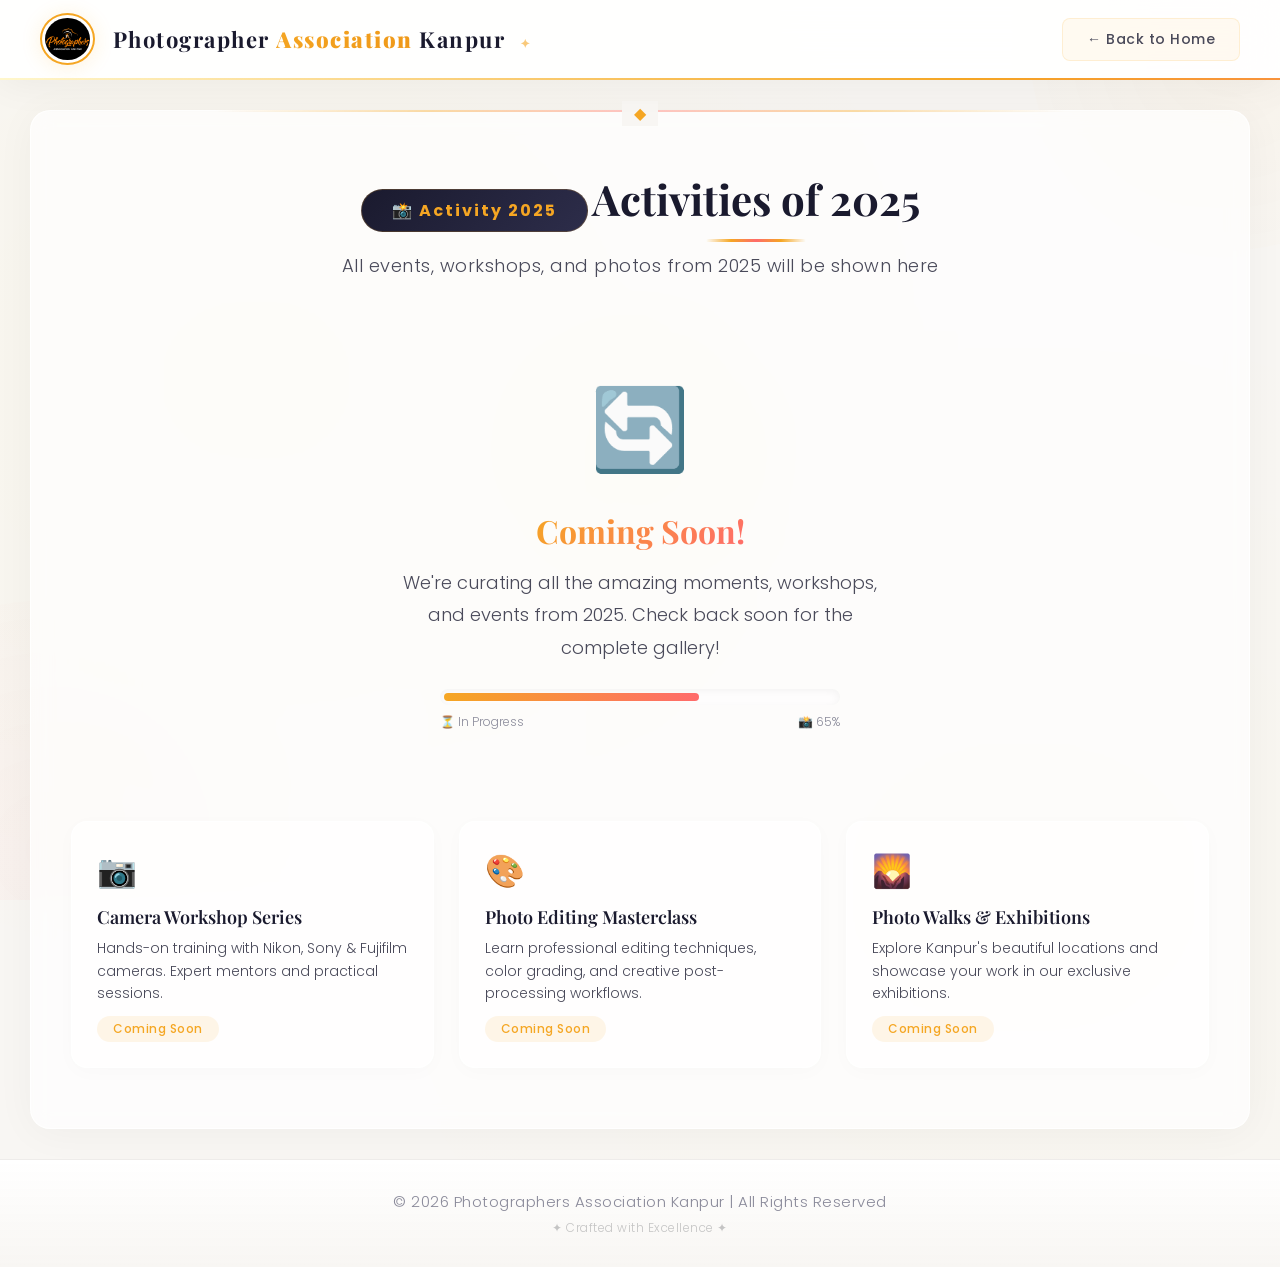
<file: 2025.html>
<!DOCTYPE html>
<html lang="en">
<head>
    <meta charset="UTF-8">
    <meta name="viewport" content="width=device-width, initial-scale=1.0">
    <link rel="icon" type="image/png" href="images/favicon.png">
    <title>Activity 2025 - Photographer Association Kanpur</title>

    <style>
        /* ========================================
           COMPLETE CSS - EMBEDDED
           ======================================== */
        @import url('https://fonts.googleapis.com/css2?family=Playfair+Display:ital,wght@0,400;0,600;0,700;0,900;1,400&family=Poppins:wght@300;400;500;600;700;800&display=swap');

        * {
            margin: 0;
            padding: 0;
            box-sizing: border-box;
        }

        html {
            scroll-behavior: smooth;
        }

        body {
            font-family: 'Poppins', sans-serif;
            background: #f8f6f3;
            background-image: 
                radial-gradient(ellipse at 20% 30%, rgba(255, 215, 0, 0.03) 0%, transparent 50%),
                radial-gradient(ellipse at 80% 70%, rgba(255, 215, 0, 0.02) 0%, transparent 50%);
            min-height: 100vh;
            color: #2d2d2d;
            overflow-x: hidden;
        }

        /* ===== FLOATING PARTICLES ===== */
        .particles-container {
            position: fixed;
            top: 0;
            left: 0;
            width: 100%;
            height: 100%;
            pointer-events: none;
            z-index: 0;
            overflow: hidden;
        }

        .particle {
            position: absolute;
            width: 4px;
            height: 4px;
            background: linear-gradient(135deg, #f5a623, #ff6b6b);
            border-radius: 50%;
            opacity: 0;
            animation: floatParticle linear infinite;
        }

        .particle:nth-child(1) { left: 5%; animation-duration: 14s; animation-delay: 0s; width: 3px; height: 3px; }
        .particle:nth-child(2) { left: 12%; animation-duration: 18s; animation-delay: 2s; width: 5px; height: 5px; }
        .particle:nth-child(3) { left: 20%; animation-duration: 12s; animation-delay: 4s; width: 2px; height: 2px; }
        .particle:nth-child(4) { left: 28%; animation-duration: 16s; animation-delay: 1s; width: 4px; height: 4px; }
        .particle:nth-child(5) { left: 35%; animation-duration: 13s; animation-delay: 3s; width: 3px; height: 3px; }
        .particle:nth-child(6) { left: 42%; animation-duration: 15s; animation-delay: 5s; width: 5px; height: 5px; }
        .particle:nth-child(7) { left: 50%; animation-duration: 19s; animation-delay: 2s; width: 2px; height: 2px; }
        .particle:nth-child(8) { left: 58%; animation-duration: 14s; animation-delay: 4s; width: 4px; height: 4px; }
        .particle:nth-child(9) { left: 65%; animation-duration: 17s; animation-delay: 1s; width: 3px; height: 3px; }
        .particle:nth-child(10) { left: 72%; animation-duration: 11s; animation-delay: 3s; width: 5px; height: 5px; }
        .particle:nth-child(11) { left: 80%; animation-duration: 16s; animation-delay: 6s; width: 3px; height: 3px; }
        .particle:nth-child(12) { left: 88%; animation-duration: 13s; animation-delay: 2s; width: 4px; height: 4px; }
        .particle:nth-child(13) { left: 95%; animation-duration: 15s; animation-delay: 4s; width: 2px; height: 2px; }
        .particle:nth-child(14) { left: 45%; animation-duration: 20s; animation-delay: 7s; width: 5px; height: 5px; }
        .particle:nth-child(15) { left: 75%; animation-duration: 14s; animation-delay: 5s; width: 3px; height: 3px; }

        @keyframes floatParticle {
            0% { transform: translateY(100vh) rotate(0deg) scale(0); opacity: 0; }
            10% { opacity: 0.8; }
            90% { opacity: 0.8; }
            100% { transform: translateY(-10vh) rotate(720deg) scale(1); opacity: 0; }
        }

        /* ===== 3D FLOATING SHAPES ===== */
        .floating-shapes {
            position: fixed;
            top: 0;
            left: 0;
            width: 100%;
            height: 100%;
            pointer-events: none;
            z-index: 0;
            overflow: hidden;
        }

        .shape {
            position: absolute;
            border-radius: 50%;
            opacity: 0.04;
            animation: floatShape ease-in-out infinite alternate;
        }

        .shape:nth-child(1) {
            width: 400px;
            height: 400px;
            background: radial-gradient(circle, #f5a623, transparent);
            top: -150px;
            right: -150px;
            animation-duration: 25s;
        }

        .shape:nth-child(2) {
            width: 500px;
            height: 500px;
            background: radial-gradient(circle, #ff6b6b, transparent);
            bottom: -200px;
            left: -200px;
            animation-duration: 30s;
            animation-delay: 3s;
        }

        .shape:nth-child(3) {
            width: 300px;
            height: 300px;
            background: radial-gradient(circle, #f5a623, transparent);
            top: 50%;
            left: 50%;
            transform: translate(-50%, -50%);
            animation-duration: 35s;
            animation-delay: 6s;
        }

        @keyframes floatShape {
            0% { transform: translate(0, 0) scale(1) rotate(0deg); }
            33% { transform: translate(40px, -40px) scale(1.1) rotate(120deg); }
            66% { transform: translate(-30px, 30px) scale(0.9) rotate(240deg); }
            100% { transform: translate(20px, -20px) scale(1.05) rotate(360deg); }
        }

        /* ===== HEADER ===== */
        .header {
            height: 80px;
            background: rgba(255, 255, 255, 0.92);
            backdrop-filter: blur(20px);
            -webkit-backdrop-filter: blur(20px);
            display: flex;
            justify-content: space-between;
            align-items: center;
            padding: 0 40px;
            border-bottom: 2px solid rgba(255, 215, 0, 0.2);
            position: sticky;
            top: 0;
            z-index: 9999;
            box-shadow: 0 2px 40px rgba(0, 0, 0, 0.06);
            transform-style: preserve-3d;
            perspective: 1000px;
            animation: headerFloat 12s ease-in-out infinite;
        }

        @keyframes headerFloat {
            0%, 100% { transform: rotateX(0deg) rotateY(0deg); box-shadow: 0 2px 40px rgba(0, 0, 0, 0.06); }
            25% { transform: rotateX(1deg) rotateY(-1deg); box-shadow: 0 4px 50px rgba(245, 166, 35, 0.08); }
            75% { transform: rotateX(-1deg) rotateY(1deg); box-shadow: 0 4px 50px rgba(255, 107, 107, 0.08); }
        }

        .header::after {
            content: '';
            position: absolute;
            bottom: -2px;
            left: 0;
            right: 0;
            height: 2px;
            background: linear-gradient(90deg, transparent, #f5a623, #ff6b6b, #f5a623, transparent);
            animation: shimmerGold 4s ease-in-out infinite;
            background-size: 300% 100%;
        }

        @keyframes shimmerGold {
            0%, 100% { background-position: 0% 50%; }
            50% { background-position: 100% 50%; }
        }

        .left {
            display: flex;
            align-items: center;
            gap: 18px;
        }

        .logo {
            height: 52px;
            width: auto;
            display: block;
            border-radius: 50%;
            border: 2px solid #f5a623;
            padding: 3px;
            background: #ffffff;
            box-shadow: 0 2px 20px rgba(245, 166, 35, 0.15);
            transition: all 0.5s ease;
            transform-style: preserve-3d;
            animation: logo3D 10s ease-in-out infinite;
        }

        @keyframes logo3D {
            0%, 100% { transform: rotateY(0deg) rotateX(0deg) scale(1); }
            25% { transform: rotateY(15deg) rotateX(5deg) scale(1.02); }
            75% { transform: rotateY(-15deg) rotateX(-5deg) scale(0.98); }
        }

        .logo:hover {
            transform: scale(1.08) rotate(-5deg) rotateY(25deg);
            box-shadow: 0 4px 40px rgba(245, 166, 35, 0.3);
        }

        .brand {
            font-size: 22px;
            font-weight: 700;
            color: #1a1a2e;
            letter-spacing: 1.5px;
            font-family: 'Playfair Display', serif;
            animation: textPulse 5s ease-in-out infinite;
        }

        @keyframes textPulse {
            0%, 100% { text-shadow: 0 0 0px rgba(245, 166, 35, 0); }
            50% { text-shadow: 0 0 30px rgba(245, 166, 35, 0.08), 0 0 60px rgba(245, 166, 35, 0.04); }
        }

        .brand .highlight {
            background: linear-gradient(135deg, #f5a623, #e8890c);
            -webkit-background-clip: text;
            -webkit-text-fill-color: transparent;
            background-clip: text;
            font-weight: 900;
            animation: gradientMove 4s ease-in-out infinite;
            background-size: 200% 200%;
        }

        @keyframes gradientMove {
            0%, 100% { background-position: 0% 50%; }
            50% { background-position: 100% 50%; }
        }

        .brand::after {
            content: '✦';
            color: #f5a623;
            font-size: 12px;
            margin-left: 8px;
            opacity: 0.6;
            display: inline-block;
            animation: spinStar 8s linear infinite;
        }

        @keyframes spinStar {
            0% { transform: rotate(0deg) scale(1); }
            50% { transform: rotate(180deg) scale(1.3); }
            100% { transform: rotate(360deg) scale(1); }
        }

        /* ===== BACK BUTTON ===== */
        .back-btn {
            text-decoration: none;
            color: #4a4a5a;
            font-weight: 500;
            transition: all 0.4s cubic-bezier(0.68, -0.55, 0.265, 1.55);
            font-size: 14px;
            padding: 10px 24px;
            border-radius: 8px;
            font-family: 'Poppins', sans-serif;
            letter-spacing: 0.5px;
            position: relative;
            background: rgba(245, 166, 35, 0.06);
            border: 1px solid rgba(245, 166, 35, 0.15);
            transform-style: preserve-3d;
            perspective: 500px;
        }

        .back-btn::before {
            content: '← ';
            transition: all 0.3s ease;
        }

        .back-btn:hover {
            color: #f5a623;
            background: rgba(245, 166, 35, 0.12);
            transform: translateY(-2px) rotateX(3deg);
            box-shadow: 0 8px 30px rgba(245, 166, 35, 0.1);
            border-color: #f5a623;
        }

        .back-btn:hover::before {
            transform: translateX(-5px);
        }

        /* ===== MAIN CONTENT ===== */
        .main-content {
            padding: 60px 40px;
            margin: 30px 30px;
            background: rgba(255, 255, 255, 0.7);
            backdrop-filter: blur(10px);
            border-radius: 20px;
            border: 1px solid rgba(255, 255, 255, 0.8);
            box-shadow: 0 4px 40px rgba(0, 0, 0, 0.04);
            position: relative;
            transition: all 0.6s cubic-bezier(0.68, -0.55, 0.265, 1.55);
            transform-style: preserve-3d;
            perspective: 1000px;
            animation: sectionFloat 8s ease-in-out infinite;
            text-align: center;
        }

        @keyframes sectionFloat {
            0%, 100% { transform: translateY(0px) rotateX(0deg); }
            50% { transform: translateY(-8px) rotateX(1deg); }
        }

        .main-content:hover {
            transform: translateY(-5px) rotateX(1deg) scale(1.005);
            box-shadow: 0 20px 80px rgba(0, 0, 0, 0.06);
            border-color: rgba(245, 166, 35, 0.1);
        }

        .main-content::before {
            content: '';
            position: absolute;
            top: -1px;
            left: 15%;
            right: 15%;
            height: 2px;
            background: linear-gradient(90deg, transparent, #f5a623, #ff6b6b, #f5a623, transparent);
            border-radius: 2px;
            opacity: 0.4;
            animation: lineShimmer 4s ease-in-out infinite;
        }

        @keyframes lineShimmer {
            0%, 100% { opacity: 0.3; transform: scaleX(1); }
            50% { opacity: 1; transform: scaleX(1.1); }
        }

        .main-content::after {
            content: '◆';
            position: absolute;
            top: -10px;
            left: 50%;
            transform: translateX(-50%);
            color: #f5a623;
            font-size: 16px;
            background: #f8f6f3;
            padding: 0 12px;
            animation: diamondSpin 10s linear infinite;
        }

        @keyframes diamondSpin {
            0% { transform: translateX(-50%) rotate(0deg); }
            100% { transform: translateX(-50%) rotate(360deg); }
        }

        h1 {
            font-size: 42px;
            font-weight: 700;
            font-family: 'Playfair Display', serif;
            color: #1a1a2e;
            position: relative;
            display: inline-block;
            padding-bottom: 15px;
            margin-bottom: 10px;
        }

        h1::after {
            content: '';
            position: absolute;
            bottom: 0;
            left: 50%;
            transform: translateX(-50%);
            width: 100px;
            height: 3px;
            background: linear-gradient(90deg, transparent, #f5a623, #ff6b6b, #f5a623, transparent);
            border-radius: 2px;
            animation: lineWidth 5s ease-in-out infinite;
        }

        @keyframes lineWidth {
            0%, 100% { width: 100px; }
            50% { width: 150px; }
        }

        .year-badge {
            display: inline-block;
            background: linear-gradient(135deg, #1a1a2e, #2d2d4a);
            color: #f5a623;
            padding: 8px 30px;
            border-radius: 50px;
            font-weight: 700;
            font-size: 16px;
            letter-spacing: 2px;
            margin-bottom: 15px;
            border: 1px solid rgba(245, 166, 35, 0.2);
            animation: badgeGlow 3s ease-in-out infinite;
        }

        @keyframes badgeGlow {
            0%, 100% { box-shadow: 0 4px 20px rgba(245, 166, 35, 0.1); }
            50% { box-shadow: 0 8px 40px rgba(245, 166, 35, 0.2); }
        }

        .subtitle {
            color: #4a4a5a;
            font-size: 18px;
            font-weight: 300;
            margin-bottom: 30px;
            letter-spacing: 0.5px;
        }

        /* ===== COMING SOON / UNDER CONSTRUCTION ===== */
        .coming-soon {
            display: flex;
            flex-direction: column;
            align-items: center;
            justify-content: center;
            padding: 60px 20px;
            margin: 20px 0;
        }

        .coming-soon .icon {
            font-size: 80px;
            margin-bottom: 20px;
            animation: iconBounce 3s ease-in-out infinite;
        }

        @keyframes iconBounce {
            0%, 100% { transform: translateY(0px) scale(1); }
            50% { transform: translateY(-15px) scale(1.05); }
        }

        .coming-soon h2 {
            font-size: 32px;
            font-family: 'Playfair Display', serif;
            color: #1a1a2e;
            margin-bottom: 15px;
            background: linear-gradient(135deg, #f5a623, #ff6b6b);
            -webkit-background-clip: text;
            -webkit-text-fill-color: transparent;
            background-clip: text;
        }

        .coming-soon p {
            color: #4a4a5a;
            font-size: 18px;
            max-width: 500px;
            line-height: 1.8;
            font-weight: 300;
        }

        .coming-soon .progress-container {
            width: 100%;
            max-width: 400px;
            margin-top: 25px;
            background: rgba(255, 255, 255, 0.6);
            border-radius: 50px;
            padding: 4px;
            box-shadow: inset 0 2px 10px rgba(0, 0, 0, 0.05);
        }

        .coming-soon .progress-bar {
            height: 8px;
            background: linear-gradient(90deg, #f5a623, #ff6b6b);
            border-radius: 50px;
            width: 65%;
            animation: progressPulse 2s ease-in-out infinite;
            position: relative;
        }

        @keyframes progressPulse {
            0%, 100% { width: 65%; opacity: 0.8; }
            50% { width: 75%; opacity: 1; }
        }

        .coming-soon .progress-text {
            display: flex;
            justify-content: space-between;
            width: 100%;
            max-width: 400px;
            margin-top: 8px;
            font-size: 12px;
            color: #8a8a9a;
            font-weight: 300;
        }

        /* ===== EVENT PREVIEW CARDS ===== */
        .event-preview {
            display: grid;
            grid-template-columns: repeat(auto-fit, minmax(280px, 1fr));
            gap: 25px;
            margin-top: 30px;
            text-align: left;
        }

        .event-card {
            background: rgba(255, 255, 255, 0.6);
            border-radius: 16px;
            padding: 25px;
            border: 1px solid rgba(255, 255, 255, 0.8);
            box-shadow: 0 4px 20px rgba(0, 0, 0, 0.02);
            transition: all 0.5s cubic-bezier(0.68, -0.55, 0.265, 1.55);
            transform-style: preserve-3d;
            perspective: 500px;
            animation: cardFloat 8s ease-in-out infinite;
        }

        .event-card:nth-child(2) { animation-delay: 2s; }
        .event-card:nth-child(3) { animation-delay: 4s; }

        @keyframes cardFloat {
            0%, 100% { transform: translateY(0px); }
            50% { transform: translateY(-5px); }
        }

        .event-card:hover {
            transform: translateY(-8px) rotateX(2deg) scale(1.01);
            box-shadow: 0 12px 40px rgba(0, 0, 0, 0.06);
            border-color: rgba(245, 166, 35, 0.15);
        }

        .event-card .emoji {
            font-size: 32px;
            display: block;
            margin-bottom: 10px;
        }

        .event-card h3 {
            font-size: 18px;
            font-weight: 600;
            color: #1a1a2e;
            margin-bottom: 8px;
            font-family: 'Playfair Display', serif;
        }

        .event-card p {
            font-size: 14px;
            color: #4a4a5a;
            line-height: 1.6;
            font-weight: 300;
            margin: 0;
        }

        .event-card .tag {
            display: inline-block;
            margin-top: 12px;
            padding: 4px 16px;
            background: rgba(245, 166, 35, 0.1);
            color: #f5a623;
            border-radius: 50px;
            font-size: 12px;
            font-weight: 500;
            letter-spacing: 0.5px;
        }

        /* ===== FOOTER ===== */
        footer {
            background: linear-gradient(180deg, rgba(255, 255, 255, 0.95), #f8f6f3);
            text-align: center;
            padding: 30px 20px;
            margin-top: 30px;
            border-top: 1px solid rgba(0, 0, 0, 0.04);
            transform-style: preserve-3d;
            perspective: 1000px;
            animation: footerFloat 15s ease-in-out infinite;
        }

        @keyframes footerFloat {
            0%, 100% { transform: rotateX(0deg); }
            50% { transform: rotateX(1deg); }
        }

        footer p {
            color: #8a8a9a;
            font-size: 15px;
            margin: 0 auto;
            font-weight: 300;
            letter-spacing: 0.5px;
            text-align: center;
            max-width: 100%;
        }

        footer p:last-child {
            font-size: 12px;
            margin-top: 6px;
            color: #c4c4c4;
            animation: footerGlow 5s ease-in-out infinite;
        }

        @keyframes footerGlow {
            0%, 100% { opacity: 0.5; transform: scale(1); }
            50% { opacity: 1; transform: scale(1.05); color: #f5a623; }
        }

        /* ===== RESPONSIVE ===== */
        @media (max-width: 768px) {
            .header {
                height: 70px;
                padding: 0 20px;
                animation: none;
            }

            .logo {
                height: 42px;
                animation: none;
            }

            .brand {
                font-size: 16px;
                animation: none;
            }

            .brand .highlight {
                font-size: 17px;
            }

            .brand::after {
                display: none;
            }

            .particles-container,
            .floating-shapes {
                display: none;
            }

            .main-content {
                padding: 40px 18px;
                margin: 15px 12px;
                border-radius: 14px;
                animation: none;
            }

            .main-content:hover {
                transform: translateY(-5px) scale(1.01);
            }

            h1 {
                font-size: 28px;
            }

            .subtitle {
                font-size: 15px;
            }

            .coming-soon .icon {
                font-size: 60px;
            }

            .coming-soon h2 {
                font-size: 26px;
            }

            .coming-soon p {
                font-size: 16px;
            }

            .event-preview {
                grid-template-columns: 1fr;
                gap: 18px;
            }

            .event-card {
                padding: 20px;
            }

            .back-btn {
                font-size: 13px;
                padding: 8px 18px;
            }

            footer {
                animation: none;
            }

            footer p {
                font-size: 13px;
            }

            footer p:last-child {
                font-size: 11px;
                animation: none;
            }
        }

        @media (max-width: 480px) {
            .header {
                height: 60px;
                padding: 0 12px;
            }

            .logo {
                height: 36px;
            }

            .brand {
                font-size: 13px;
            }

            .brand .highlight {
                font-size: 14px;
            }

            .left {
                gap: 10px;
            }

            .main-content {
                padding: 25px 12px;
                margin: 10px 8px;
                border-radius: 10px;
            }

            .main-content::after {
                font-size: 12px;
                top: -8px;
                padding: 0 8px;
            }

            h1 {
                font-size: 22px;
                padding-bottom: 10px;
            }

            h1::after {
                width: 60px;
            }

            .year-badge {
                font-size: 13px;
                padding: 6px 20px;
            }

            .subtitle {
                font-size: 13px;
            }

            .coming-soon {
                padding: 30px 10px;
            }

            .coming-soon .icon {
                font-size: 50px;
            }

            .coming-soon h2 {
                font-size: 22px;
            }

            .coming-soon p {
                font-size: 14px;
            }

            .coming-soon .progress-container {
                max-width: 280px;
            }

            .event-card {
                padding: 16px;
            }

            .event-card .emoji {
                font-size: 26px;
            }

            .event-card h3 {
                font-size: 16px;
            }

            .event-card p {
                font-size: 13px;
            }

            .back-btn {
                font-size: 12px;
                padding: 6px 14px;
            }

            footer {
                padding: 15px 12px;
            }

            footer p {
                font-size: 11px;
            }

            footer p:last-child {
                font-size: 10px;
                animation: none;
            }
        }
    </style>
</head>

<body>

<!-- ===== FLOATING PARTICLES ===== -->
<div class="particles-container">
    <div class="particle"></div>
    <div class="particle"></div>
    <div class="particle"></div>
    <div class="particle"></div>
    <div class="particle"></div>
    <div class="particle"></div>
    <div class="particle"></div>
    <div class="particle"></div>
    <div class="particle"></div>
    <div class="particle"></div>
    <div class="particle"></div>
    <div class="particle"></div>
    <div class="particle"></div>
    <div class="particle"></div>
    <div class="particle"></div>
</div>

<!-- ===== 3D FLOATING SHAPES ===== -->
<div class="floating-shapes">
    <div class="shape"></div>
    <div class="shape"></div>
    <div class="shape"></div>
</div>

<!-- ===== HEADER ===== -->
<header class="header">
    <div class="left">
        <img src="images/logo.png" class="logo" alt="Logo">
        <div class="brand">
            Photographer <span class="highlight">Association</span> Kanpur
        </div>
    </div>

    <a href="index.html" class="back-btn">Back to Home</a>
</header>

<!-- ===== MAIN CONTENT ===== -->
<div class="main-content">
    <div class="year-badge">📸 Activity 2025</div>
    
    <h1>Activities of 2025</h1>
    <p class="subtitle">All events, workshops, and photos from 2025 will be shown here</p>

    <!-- COMING SOON SECTION -->
    <div class="coming-soon">
        <div class="icon">🔄</div>
        <h2>Coming Soon!</h2>
        <p>We're curating all the amazing moments, workshops, and events from 2025. Check back soon for the complete gallery!</p>
        
        <div class="progress-container">
            <div class="progress-bar"></div>
        </div>
        <div class="progress-text">
            <span>⏳ In Progress</span>
            <span>📸 65%</span>
        </div>
    </div>

    <!-- EVENT PREVIEW -->
    <div class="event-preview">
        <div class="event-card">
            <span class="emoji">📷</span>
            <h3>Camera Workshop Series</h3>
            <p>Hands-on training with Nikon, Sony & Fujifilm cameras. Expert mentors and practical sessions.</p>
            <span class="tag">Coming Soon</span>
        </div>

        <div class="event-card">
            <span class="emoji">🎨</span>
            <h3>Photo Editing Masterclass</h3>
            <p>Learn professional editing techniques, color grading, and creative post-processing workflows.</p>
            <span class="tag">Coming Soon</span>
        </div>

        <div class="event-card">
            <span class="emoji">🌄</span>
            <h3>Photo Walks & Exhibitions</h3>
            <p>Explore Kanpur's beautiful locations and showcase your work in our exclusive exhibitions.</p>
            <span class="tag">Coming Soon</span>
        </div>
    </div>
</div>

<!-- ===== FOOTER ===== -->
<footer>
    <p>© 2026 Photographers Association Kanpur | All Rights Reserved</p>
    <p>✦ Crafted with Excellence ✦</p>
</footer>

</body>
</html>
</file>
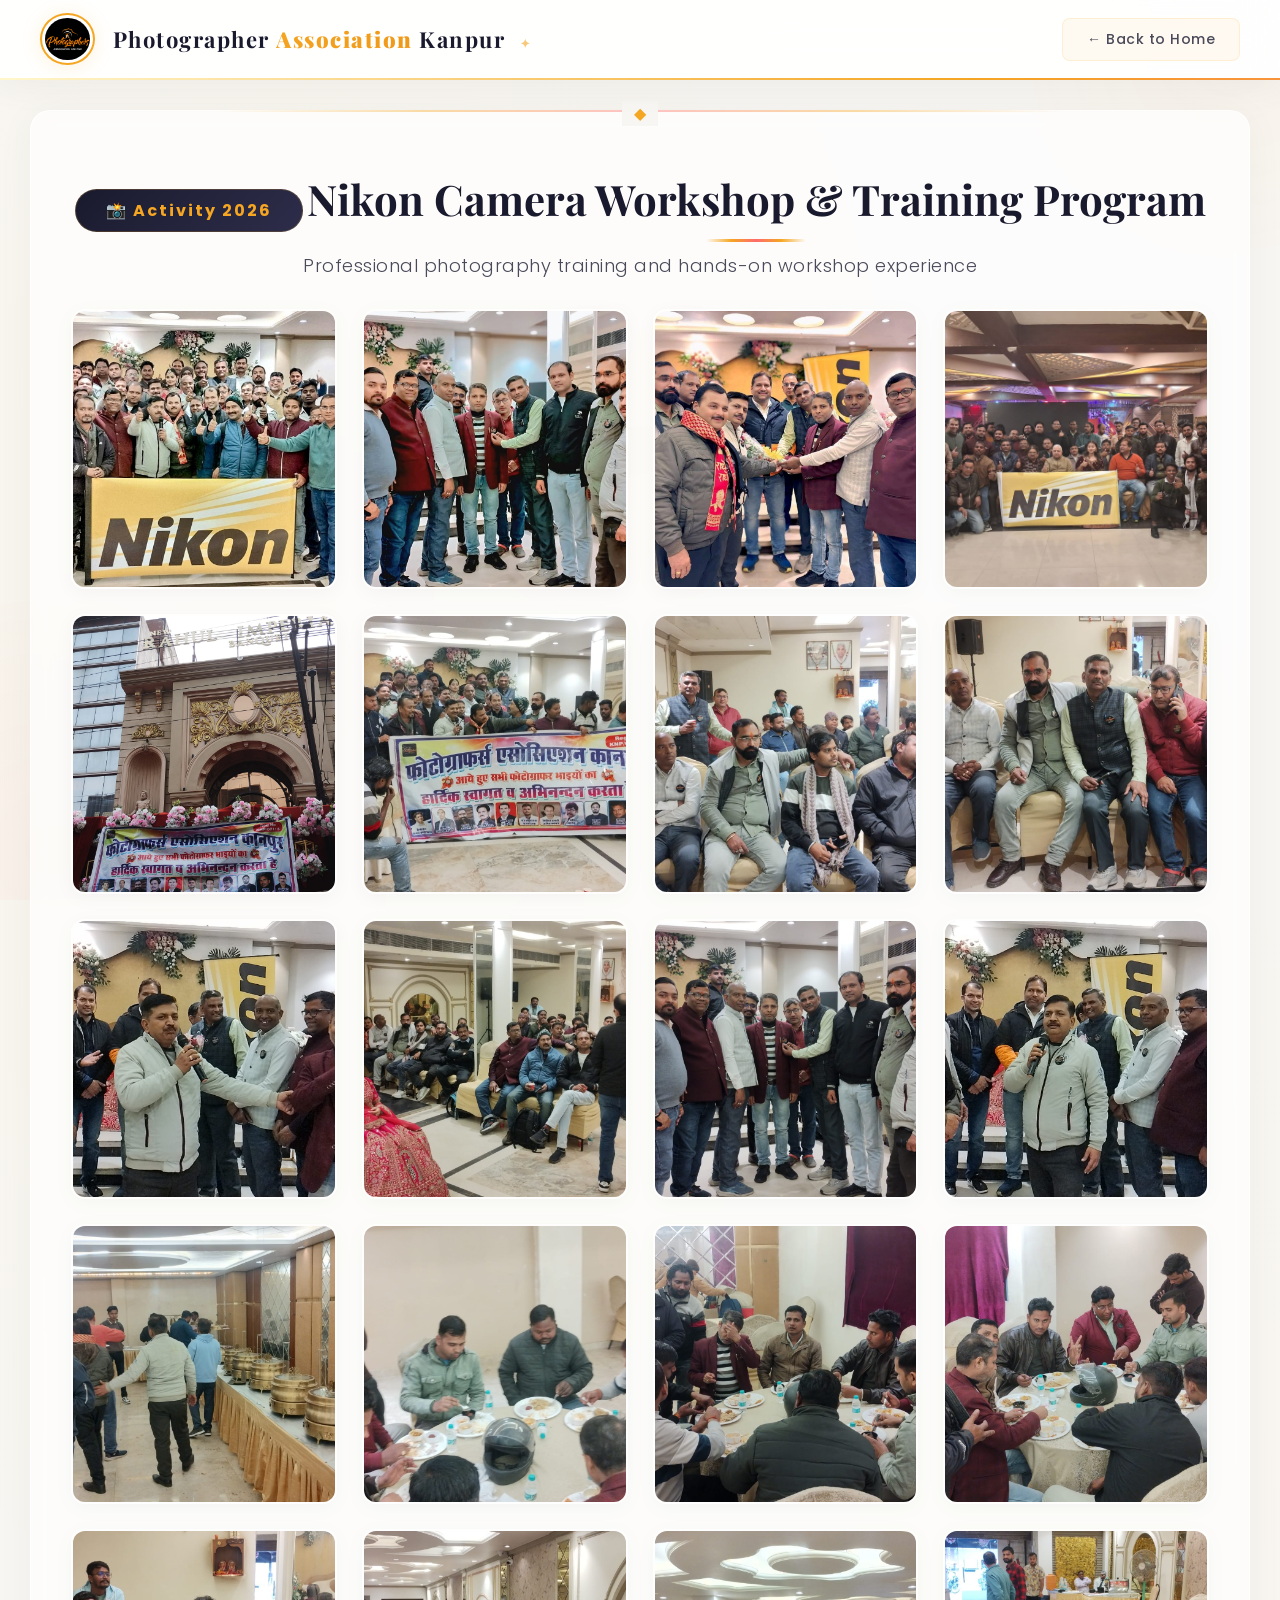
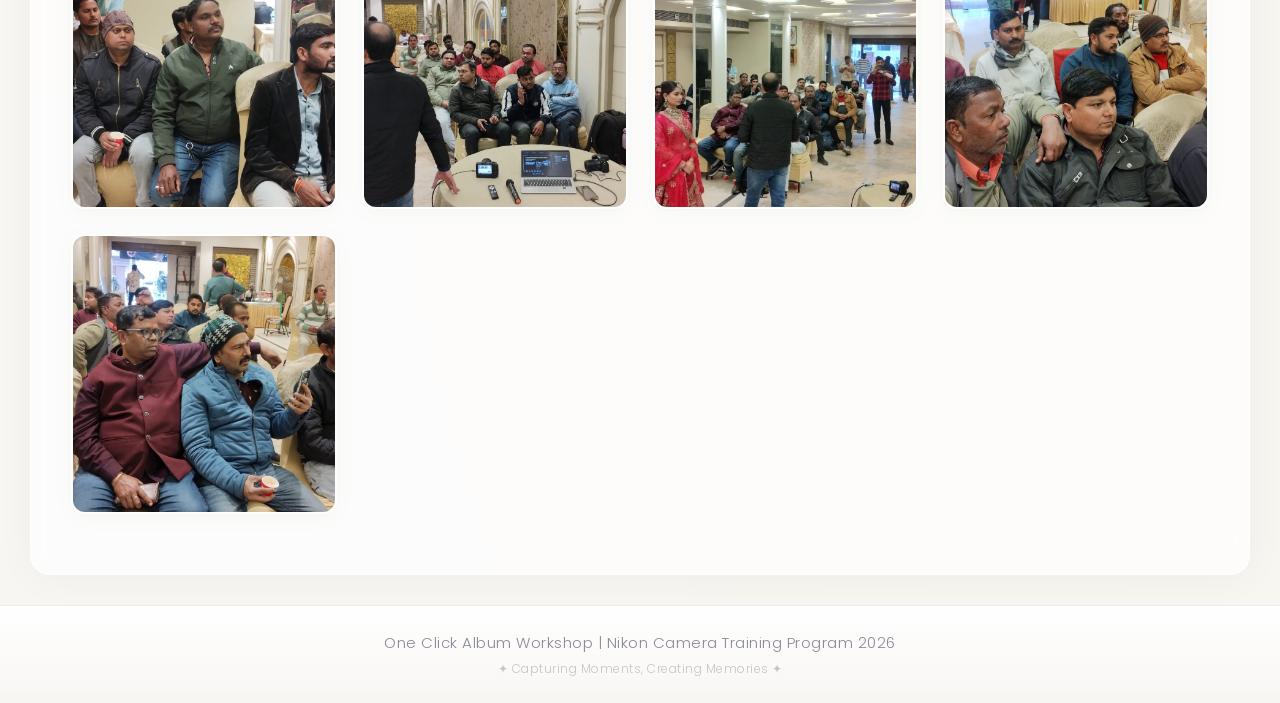
<file: 2026.html>
<!DOCTYPE html>
<html lang="en">
<head>
    <meta charset="UTF-8">
    <meta name="viewport" content="width=device-width, initial-scale=1.0">
    <link rel="icon" type="image/png" href="images/favicon.png">
    <title>Activity 2026 - Photographer Association Kanpur</title>

    <style>
        /* ========================================
           COMPLETE CSS - EMBEDDED
           ======================================== */
        @import url('https://fonts.googleapis.com/css2?family=Playfair+Display:ital,wght@0,400;0,600;0,700;0,900;1,400&family=Poppins:wght@300;400;500;600;700;800&display=swap');

        * {
            margin: 0;
            padding: 0;
            box-sizing: border-box;
        }

        html {
            scroll-behavior: smooth;
        }

        body {
            font-family: 'Poppins', sans-serif;
            background: #f8f6f3;
            background-image: 
                radial-gradient(ellipse at 20% 30%, rgba(255, 215, 0, 0.03) 0%, transparent 50%),
                radial-gradient(ellipse at 80% 70%, rgba(255, 215, 0, 0.02) 0%, transparent 50%);
            min-height: 100vh;
            color: #2d2d2d;
            overflow-x: hidden;
        }

        /* ===== FLOATING PARTICLES ===== */
        .particles-container {
            position: fixed;
            top: 0;
            left: 0;
            width: 100%;
            height: 100%;
            pointer-events: none;
            z-index: 0;
            overflow: hidden;
        }

        .particle {
            position: absolute;
            width: 4px;
            height: 4px;
            background: linear-gradient(135deg, #f5a623, #ff6b6b);
            border-radius: 50%;
            opacity: 0;
            animation: floatParticle linear infinite;
        }

        .particle:nth-child(1) { left: 5%; animation-duration: 14s; animation-delay: 0s; width: 3px; height: 3px; }
        .particle:nth-child(2) { left: 12%; animation-duration: 18s; animation-delay: 2s; width: 5px; height: 5px; }
        .particle:nth-child(3) { left: 20%; animation-duration: 12s; animation-delay: 4s; width: 2px; height: 2px; }
        .particle:nth-child(4) { left: 28%; animation-duration: 16s; animation-delay: 1s; width: 4px; height: 4px; }
        .particle:nth-child(5) { left: 35%; animation-duration: 13s; animation-delay: 3s; width: 3px; height: 3px; }
        .particle:nth-child(6) { left: 42%; animation-duration: 15s; animation-delay: 5s; width: 5px; height: 5px; }
        .particle:nth-child(7) { left: 50%; animation-duration: 19s; animation-delay: 2s; width: 2px; height: 2px; }
        .particle:nth-child(8) { left: 58%; animation-duration: 14s; animation-delay: 4s; width: 4px; height: 4px; }
        .particle:nth-child(9) { left: 65%; animation-duration: 17s; animation-delay: 1s; width: 3px; height: 3px; }
        .particle:nth-child(10) { left: 72%; animation-duration: 11s; animation-delay: 3s; width: 5px; height: 5px; }
        .particle:nth-child(11) { left: 80%; animation-duration: 16s; animation-delay: 6s; width: 3px; height: 3px; }
        .particle:nth-child(12) { left: 88%; animation-duration: 13s; animation-delay: 2s; width: 4px; height: 4px; }
        .particle:nth-child(13) { left: 95%; animation-duration: 15s; animation-delay: 4s; width: 2px; height: 2px; }
        .particle:nth-child(14) { left: 45%; animation-duration: 20s; animation-delay: 7s; width: 5px; height: 5px; }
        .particle:nth-child(15) { left: 75%; animation-duration: 14s; animation-delay: 5s; width: 3px; height: 3px; }

        @keyframes floatParticle {
            0% { transform: translateY(100vh) rotate(0deg) scale(0); opacity: 0; }
            10% { opacity: 0.8; }
            90% { opacity: 0.8; }
            100% { transform: translateY(-10vh) rotate(720deg) scale(1); opacity: 0; }
        }

        /* ===== 3D FLOATING SHAPES ===== */
        .floating-shapes {
            position: fixed;
            top: 0;
            left: 0;
            width: 100%;
            height: 100%;
            pointer-events: none;
            z-index: 0;
            overflow: hidden;
        }

        .shape {
            position: absolute;
            border-radius: 50%;
            opacity: 0.04;
            animation: floatShape ease-in-out infinite alternate;
        }

        .shape:nth-child(1) {
            width: 400px;
            height: 400px;
            background: radial-gradient(circle, #f5a623, transparent);
            top: -150px;
            right: -150px;
            animation-duration: 25s;
        }

        .shape:nth-child(2) {
            width: 500px;
            height: 500px;
            background: radial-gradient(circle, #ff6b6b, transparent);
            bottom: -200px;
            left: -200px;
            animation-duration: 30s;
            animation-delay: 3s;
        }

        .shape:nth-child(3) {
            width: 300px;
            height: 300px;
            background: radial-gradient(circle, #f5a623, transparent);
            top: 50%;
            left: 50%;
            transform: translate(-50%, -50%);
            animation-duration: 35s;
            animation-delay: 6s;
        }

        @keyframes floatShape {
            0% { transform: translate(0, 0) scale(1) rotate(0deg); }
            33% { transform: translate(40px, -40px) scale(1.1) rotate(120deg); }
            66% { transform: translate(-30px, 30px) scale(0.9) rotate(240deg); }
            100% { transform: translate(20px, -20px) scale(1.05) rotate(360deg); }
        }

        /* ===== HEADER ===== */
        .header {
            height: 80px;
            background: rgba(255, 255, 255, 0.92);
            backdrop-filter: blur(20px);
            -webkit-backdrop-filter: blur(20px);
            display: flex;
            justify-content: space-between;
            align-items: center;
            padding: 0 40px;
            border-bottom: 2px solid rgba(255, 215, 0, 0.2);
            position: sticky;
            top: 0;
            z-index: 9999;
            box-shadow: 0 2px 40px rgba(0, 0, 0, 0.06);
            transform-style: preserve-3d;
            perspective: 1000px;
            animation: headerFloat 12s ease-in-out infinite;
        }

        @keyframes headerFloat {
            0%, 100% { transform: rotateX(0deg) rotateY(0deg); box-shadow: 0 2px 40px rgba(0, 0, 0, 0.06); }
            25% { transform: rotateX(1deg) rotateY(-1deg); box-shadow: 0 4px 50px rgba(245, 166, 35, 0.08); }
            75% { transform: rotateX(-1deg) rotateY(1deg); box-shadow: 0 4px 50px rgba(255, 107, 107, 0.08); }
        }

        .header::after {
            content: '';
            position: absolute;
            bottom: -2px;
            left: 0;
            right: 0;
            height: 2px;
            background: linear-gradient(90deg, transparent, #f5a623, #ff6b6b, #f5a623, transparent);
            animation: shimmerGold 4s ease-in-out infinite;
            background-size: 300% 100%;
        }

        @keyframes shimmerGold {
            0%, 100% { background-position: 0% 50%; }
            50% { background-position: 100% 50%; }
        }

        .left {
            display: flex;
            align-items: center;
            gap: 18px;
        }

        .logo {
            height: 52px;
            width: auto;
            display: block;
            border-radius: 50%;
            border: 2px solid #f5a623;
            padding: 3px;
            background: #ffffff;
            box-shadow: 0 2px 20px rgba(245, 166, 35, 0.15);
            transition: all 0.5s ease;
            transform-style: preserve-3d;
            animation: logo3D 10s ease-in-out infinite;
        }

        @keyframes logo3D {
            0%, 100% { transform: rotateY(0deg) rotateX(0deg) scale(1); }
            25% { transform: rotateY(15deg) rotateX(5deg) scale(1.02); }
            75% { transform: rotateY(-15deg) rotateX(-5deg) scale(0.98); }
        }

        .logo:hover {
            transform: scale(1.08) rotate(-5deg) rotateY(25deg);
            box-shadow: 0 4px 40px rgba(245, 166, 35, 0.3);
        }

        .brand {
            font-size: 22px;
            font-weight: 700;
            color: #1a1a2e;
            letter-spacing: 1.5px;
            font-family: 'Playfair Display', serif;
            animation: textPulse 5s ease-in-out infinite;
        }

        @keyframes textPulse {
            0%, 100% { text-shadow: 0 0 0px rgba(245, 166, 35, 0); }
            50% { text-shadow: 0 0 30px rgba(245, 166, 35, 0.08), 0 0 60px rgba(245, 166, 35, 0.04); }
        }

        .brand .highlight {
            background: linear-gradient(135deg, #f5a623, #e8890c);
            -webkit-background-clip: text;
            -webkit-text-fill-color: transparent;
            background-clip: text;
            font-weight: 900;
            animation: gradientMove 4s ease-in-out infinite;
            background-size: 200% 200%;
        }

        @keyframes gradientMove {
            0%, 100% { background-position: 0% 50%; }
            50% { background-position: 100% 50%; }
        }

        .brand::after {
            content: '✦';
            color: #f5a623;
            font-size: 12px;
            margin-left: 8px;
            opacity: 0.6;
            display: inline-block;
            animation: spinStar 8s linear infinite;
        }

        @keyframes spinStar {
            0% { transform: rotate(0deg) scale(1); }
            50% { transform: rotate(180deg) scale(1.3); }
            100% { transform: rotate(360deg) scale(1); }
        }

        /* ===== BACK BUTTON ===== */
        .back-btn {
            text-decoration: none;
            color: #4a4a5a;
            font-weight: 500;
            transition: all 0.4s cubic-bezier(0.68, -0.55, 0.265, 1.55);
            font-size: 14px;
            padding: 10px 24px;
            border-radius: 8px;
            font-family: 'Poppins', sans-serif;
            letter-spacing: 0.5px;
            position: relative;
            background: rgba(245, 166, 35, 0.06);
            border: 1px solid rgba(245, 166, 35, 0.15);
            transform-style: preserve-3d;
            perspective: 500px;
        }

        .back-btn::before {
            content: '← ';
            transition: all 0.3s ease;
        }

        .back-btn:hover {
            color: #f5a623;
            background: rgba(245, 166, 35, 0.12);
            transform: translateY(-2px) rotateX(3deg);
            box-shadow: 0 8px 30px rgba(245, 166, 35, 0.1);
            border-color: #f5a623;
        }

        .back-btn:hover::before {
            transform: translateX(-5px);
        }

        /* ===== MAIN CONTENT ===== */
        .main-content {
            padding: 60px 40px;
            margin: 30px 30px;
            background: rgba(255, 255, 255, 0.7);
            backdrop-filter: blur(10px);
            border-radius: 20px;
            border: 1px solid rgba(255, 255, 255, 0.8);
            box-shadow: 0 4px 40px rgba(0, 0, 0, 0.04);
            position: relative;
            transition: all 0.6s cubic-bezier(0.68, -0.55, 0.265, 1.55);
            transform-style: preserve-3d;
            perspective: 1000px;
            animation: sectionFloat 8s ease-in-out infinite;
            text-align: center;
        }

        @keyframes sectionFloat {
            0%, 100% { transform: translateY(0px) rotateX(0deg); }
            50% { transform: translateY(-8px) rotateX(1deg); }
        }

        .main-content:hover {
            transform: translateY(-5px) rotateX(1deg) scale(1.005);
            box-shadow: 0 20px 80px rgba(0, 0, 0, 0.06);
            border-color: rgba(245, 166, 35, 0.1);
        }

        .main-content::before {
            content: '';
            position: absolute;
            top: -1px;
            left: 15%;
            right: 15%;
            height: 2px;
            background: linear-gradient(90deg, transparent, #f5a623, #ff6b6b, #f5a623, transparent);
            border-radius: 2px;
            opacity: 0.4;
            animation: lineShimmer 4s ease-in-out infinite;
        }

        @keyframes lineShimmer {
            0%, 100% { opacity: 0.3; transform: scaleX(1); }
            50% { opacity: 1; transform: scaleX(1.1); }
        }

        .main-content::after {
            content: '◆';
            position: absolute;
            top: -10px;
            left: 50%;
            transform: translateX(-50%);
            color: #f5a623;
            font-size: 16px;
            background: #f8f6f3;
            padding: 0 12px;
            animation: diamondSpin 10s linear infinite;
        }

        @keyframes diamondSpin {
            0% { transform: translateX(-50%) rotate(0deg); }
            100% { transform: translateX(-50%) rotate(360deg); }
        }

        h1 {
            font-size: 42px;
            font-weight: 700;
            font-family: 'Playfair Display', serif;
            color: #1a1a2e;
            position: relative;
            display: inline-block;
            padding-bottom: 15px;
            margin-bottom: 10px;
        }

        h1::after {
            content: '';
            position: absolute;
            bottom: 0;
            left: 50%;
            transform: translateX(-50%);
            width: 100px;
            height: 3px;
            background: linear-gradient(90deg, transparent, #f5a623, #ff6b6b, #f5a623, transparent);
            border-radius: 2px;
            animation: lineWidth 5s ease-in-out infinite;
        }

        @keyframes lineWidth {
            0%, 100% { width: 100px; }
            50% { width: 150px; }
        }

        .year-badge {
            display: inline-block;
            background: linear-gradient(135deg, #1a1a2e, #2d2d4a);
            color: #f5a623;
            padding: 8px 30px;
            border-radius: 50px;
            font-weight: 700;
            font-size: 16px;
            letter-spacing: 2px;
            margin-bottom: 15px;
            border: 1px solid rgba(245, 166, 35, 0.2);
            animation: badgeGlow 3s ease-in-out infinite;
        }

        @keyframes badgeGlow {
            0%, 100% { box-shadow: 0 4px 20px rgba(245, 166, 35, 0.1); }
            50% { box-shadow: 0 8px 40px rgba(245, 166, 35, 0.2); }
        }

        .subtitle {
            color: #4a4a5a;
            font-size: 18px;
            font-weight: 300;
            margin-bottom: 30px;
            letter-spacing: 0.5px;
        }

        /* ===== GALLERY GRID ===== */
        .gallery-grid {
            display: grid;
            grid-template-columns: repeat(auto-fit, minmax(250px, 1fr));
            gap: 25px;
            margin-top: 30px;
        }

        .gallery-grid img {
            width: 100%;
            height: 280px;
            object-fit: cover;
            border-radius: 14px;
            cursor: pointer;
            transition: all 0.6s cubic-bezier(0.68, -0.55, 0.265, 1.55);
            border: 2px solid rgba(255, 255, 255, 0.6);
            box-shadow: 0 4px 20px rgba(0, 0, 0, 0.04);
            filter: brightness(1);
            transform-style: preserve-3d;
            perspective: 500px;
            animation: galleryFloat 9s ease-in-out infinite;
        }

        .gallery-grid img:nth-child(2) { animation-delay: 0.5s; }
        .gallery-grid img:nth-child(3) { animation-delay: 1s; }
        .gallery-grid img:nth-child(4) { animation-delay: 1.5s; }
        .gallery-grid img:nth-child(5) { animation-delay: 2s; }
        .gallery-grid img:nth-child(6) { animation-delay: 2.5s; }
        .gallery-grid img:nth-child(7) { animation-delay: 3s; }
        .gallery-grid img:nth-child(8) { animation-delay: 3.5s; }
        .gallery-grid img:nth-child(9) { animation-delay: 4s; }
        .gallery-grid img:nth-child(10) { animation-delay: 4.5s; }
        .gallery-grid img:nth-child(11) { animation-delay: 5s; }
        .gallery-grid img:nth-child(12) { animation-delay: 5.5s; }
        .gallery-grid img:nth-child(13) { animation-delay: 6s; }
        .gallery-grid img:nth-child(14) { animation-delay: 6.5s; }
        .gallery-grid img:nth-child(15) { animation-delay: 7s; }
        .gallery-grid img:nth-child(16) { animation-delay: 7.5s; }
        .gallery-grid img:nth-child(17) { animation-delay: 8s; }
        .gallery-grid img:nth-child(18) { animation-delay: 8.5s; }
        .gallery-grid img:nth-child(19) { animation-delay: 9s; }
        .gallery-grid img:nth-child(20) { animation-delay: 9.5s; }
        .gallery-grid img:nth-child(21) { animation-delay: 10s; }

        @keyframes galleryFloat {
            0%, 100% {
                transform: translateY(0px) rotateX(0deg);
            }
            50% {
                transform: translateY(-6px) rotateX(2deg);
            }
        }

        .gallery-grid img:hover {
            transform: scale(1.06) rotateY(-5deg) rotateX(3deg);
            border-color: #f5a623;
            box-shadow: 
                0 20px 60px rgba(0, 0, 0, 0.1),
                0 0 40px rgba(245, 166, 35, 0.05);
        }

        /* ===== LIGHTBOX ===== */
        #lightbox {
            display: none;
            position: fixed;
            inset: 0;
            background: rgba(0, 0, 0, 0.9);
            backdrop-filter: blur(30px);
            justify-content: center;
            align-items: center;
            z-index: 99999;
            cursor: zoom-out;
        }

        #lightbox img {
            max-width: 92%;
            max-height: 92%;
            object-fit: contain;
            border-radius: 14px;
            border: 2px solid rgba(255, 255, 255, 0.1);
            box-shadow: 0 30px 100px rgba(0, 0, 0, 0.5);
            animation: zoomIn 0.5s cubic-bezier(0.68, -0.55, 0.265, 1.55);
        }

        @keyframes zoomIn {
            from {
                opacity: 0;
                transform: scale(0.8) rotateX(15deg);
            }
            to {
                opacity: 1;
                transform: scale(1) rotateX(0deg);
            }
        }

        /* ===== FOOTER ===== */
        footer {
            background: linear-gradient(180deg, rgba(255, 255, 255, 0.95), #f8f6f3);
            text-align: center;
            padding: 25px 20px;
            margin-top: 20px;
            border-top: 1px solid rgba(0, 0, 0, 0.04);
            transform-style: preserve-3d;
            perspective: 1000px;
            animation: footerFloat 15s ease-in-out infinite;
        }

        @keyframes footerFloat {
            0%, 100% { transform: rotateX(0deg); }
            50% { transform: rotateX(1deg); }
        }

        footer p {
            color: #8a8a9a;
            font-size: 15px;
            margin: 0 auto;
            font-weight: 300;
            letter-spacing: 0.5px;
            text-align: center;
            max-width: 100%;
        }

        footer p:last-child {
            font-size: 12px;
            margin-top: 6px;
            color: #c4c4c4;
            animation: footerGlow 5s ease-in-out infinite;
        }

        @keyframes footerGlow {
            0%, 100% { opacity: 0.5; transform: scale(1); }
            50% { opacity: 1; transform: scale(1.05); color: #f5a623; }
        }

        /* ===== RESPONSIVE ===== */
        @media (max-width: 768px) {
            .header {
                height: 70px;
                padding: 0 20px;
                animation: none;
            }

            .logo {
                height: 42px;
                animation: none;
            }

            .brand {
                font-size: 16px;
                animation: none;
            }

            .brand .highlight {
                font-size: 17px;
            }

            .brand::after {
                display: none;
            }

            .particles-container,
            .floating-shapes {
                display: none;
            }

            .main-content {
                padding: 40px 18px;
                margin: 15px 12px;
                border-radius: 14px;
                animation: none;
            }

            .main-content:hover {
                transform: translateY(-5px) scale(1.01);
            }

            h1 {
                font-size: 28px;
            }

            .subtitle {
                font-size: 15px;
            }

            .gallery-grid {
                grid-template-columns: repeat(auto-fit, minmax(160px, 1fr));
                gap: 15px;
            }

            .gallery-grid img {
                height: 200px;
                animation: none;
            }

            .gallery-grid img:hover {
                transform: scale(1.04) rotate(-1deg);
            }

            .back-btn {
                font-size: 13px;
                padding: 8px 18px;
            }

            footer {
                animation: none;
            }

            footer p {
                font-size: 13px;
            }

            footer p:last-child {
                font-size: 11px;
                animation: none;
            }
        }

        @media (max-width: 480px) {
            .header {
                height: 60px;
                padding: 0 12px;
            }

            .logo {
                height: 36px;
            }

            .brand {
                font-size: 13px;
            }

            .brand .highlight {
                font-size: 14px;
            }

            .left {
                gap: 10px;
            }

            .main-content {
                padding: 25px 12px;
                margin: 10px 8px;
                border-radius: 10px;
            }

            .main-content::after {
                font-size: 12px;
                top: -8px;
                padding: 0 8px;
            }

            h1 {
                font-size: 22px;
                padding-bottom: 10px;
            }

            h1::after {
                width: 60px;
            }

            .year-badge {
                font-size: 13px;
                padding: 6px 20px;
            }

            .subtitle {
                font-size: 13px;
            }

            .gallery-grid {
                grid-template-columns: 1fr 1fr;
                gap: 10px;
            }

            .gallery-grid img {
                height: 140px;
                border-radius: 10px;
            }

            .back-btn {
                font-size: 12px;
                padding: 6px 14px;
            }

            footer {
                padding: 15px 12px;
            }

            footer p {
                font-size: 11px;
            }

            footer p:last-child {
                font-size: 10px;
                animation: none;
            }
        }
    </style>
</head>

<body>

<!-- ===== FLOATING PARTICLES ===== -->
<div class="particles-container">
    <div class="particle"></div>
    <div class="particle"></div>
    <div class="particle"></div>
    <div class="particle"></div>
    <div class="particle"></div>
    <div class="particle"></div>
    <div class="particle"></div>
    <div class="particle"></div>
    <div class="particle"></div>
    <div class="particle"></div>
    <div class="particle"></div>
    <div class="particle"></div>
    <div class="particle"></div>
    <div class="particle"></div>
    <div class="particle"></div>
</div>

<!-- ===== 3D FLOATING SHAPES ===== -->
<div class="floating-shapes">
    <div class="shape"></div>
    <div class="shape"></div>
    <div class="shape"></div>
</div>

<!-- ===== HEADER ===== -->
<header class="header">
    <div class="left">
        <img src="images/logo.png" class="logo" alt="Logo">
        <div class="brand">
            Photographer <span class="highlight">Association</span> Kanpur
        </div>
    </div>

    <a href="index.html" class="back-btn">Back to Home</a>
</header>

<!-- ===== MAIN CONTENT ===== -->
<div class="main-content">
    <div class="year-badge">📸 Activity 2026</div>
    
    <h1>Nikon Camera Workshop & Training Program</h1>
    <p class="subtitle">Professional photography training and hands-on workshop experience</p>

    <!-- GALLERY GRID -->
    <div class="gallery-grid">
        <img src="images/2026-1.jpg" alt="2026 Photo 1" onclick="openLightbox(this.src)">
        <img src="images/2026-2.jpg" alt="2026 Photo 2" onclick="openLightbox(this.src)">
        <img src="images/2026-3.jpg" alt="2026 Photo 3" onclick="openLightbox(this.src)">
        <img src="images/2026-4.jpg" alt="2026 Photo 4" onclick="openLightbox(this.src)">
        <img src="images/2026-5.jpg" alt="2026 Photo 5" onclick="openLightbox(this.src)">
        <img src="images/2026-6.jpg" alt="2026 Photo 6" onclick="openLightbox(this.src)">
        <img src="images/2026-7.jpg" alt="2026 Photo 7" onclick="openLightbox(this.src)">
        <img src="images/2026-8.jpg" alt="2026 Photo 8" onclick="openLightbox(this.src)">
        <img src="images/2026-9.jpg" alt="2026 Photo 9" onclick="openLightbox(this.src)">
        <img src="images/2026-10.jpg" alt="2026 Photo 10" onclick="openLightbox(this.src)">
        <img src="images/2026-11.jpg" alt="2026 Photo 11" onclick="openLightbox(this.src)">
        <img src="images/2026-12.jpg" alt="2026 Photo 12" onclick="openLightbox(this.src)">
        <img src="images/2026-13.jpg" alt="2026 Photo 13" onclick="openLightbox(this.src)">
        <img src="images/2026-14.jpg" alt="2026 Photo 14" onclick="openLightbox(this.src)">
        <img src="images/2026-15.jpg" alt="2026 Photo 15" onclick="openLightbox(this.src)">
        <img src="images/2026-16.jpg" alt="2026 Photo 16" onclick="openLightbox(this.src)">
        <img src="images/2026-17.jpg" alt="2026 Photo 17" onclick="openLightbox(this.src)">
        <img src="images/2026-18.jpg" alt="2026 Photo 18" onclick="openLightbox(this.src)">
        <img src="images/2026-19.jpg" alt="2026 Photo 19" onclick="openLightbox(this.src)">
        <img src="images/2026-20.jpg" alt="2026 Photo 20" onclick="openLightbox(this.src)">
        <img src="images/2026-21.jpg" alt="2026 Photo 21" onclick="openLightbox(this.src)">
    </div>
</div>

<!-- ===== FOOTER ===== -->
<footer>
    <p>One Click Album Workshop | Nikon Camera Training Program 2026</p>
    <p>✦ Capturing Moments, Creating Memories ✦</p>
</footer>

<!-- ===== LIGHTBOX ===== -->
<div id="lightbox" onclick="closeLightbox()">
    <img id="lightbox-img" alt="Enlarged view">
</div>

<script>
    // ===== LIGHTBOX =====
    function openLightbox(src) {
        document.getElementById('lightbox').style.display = 'flex';
        document.getElementById('lightbox-img').src = src;
        document.body.style.overflow = 'hidden';
    }

    function closeLightbox() {
        document.getElementById('lightbox').style.display = 'none';
        document.body.style.overflow = '';
    }

    // Close with Escape key
    document.addEventListener('keydown', function(e) {
        if (e.key === 'Escape') {
            closeLightbox();
        }
    });

    // ===== IMAGE CLICK HANDLER =====
    document.addEventListener('DOMContentLoaded', function() {
        document.querySelectorAll('.gallery-grid img').forEach(img => {
            img.addEventListener('click', function(e) {
                e.stopPropagation();
                openLightbox(this.src);
            });
        });
    });
</script>

</body>
</html>
</file>
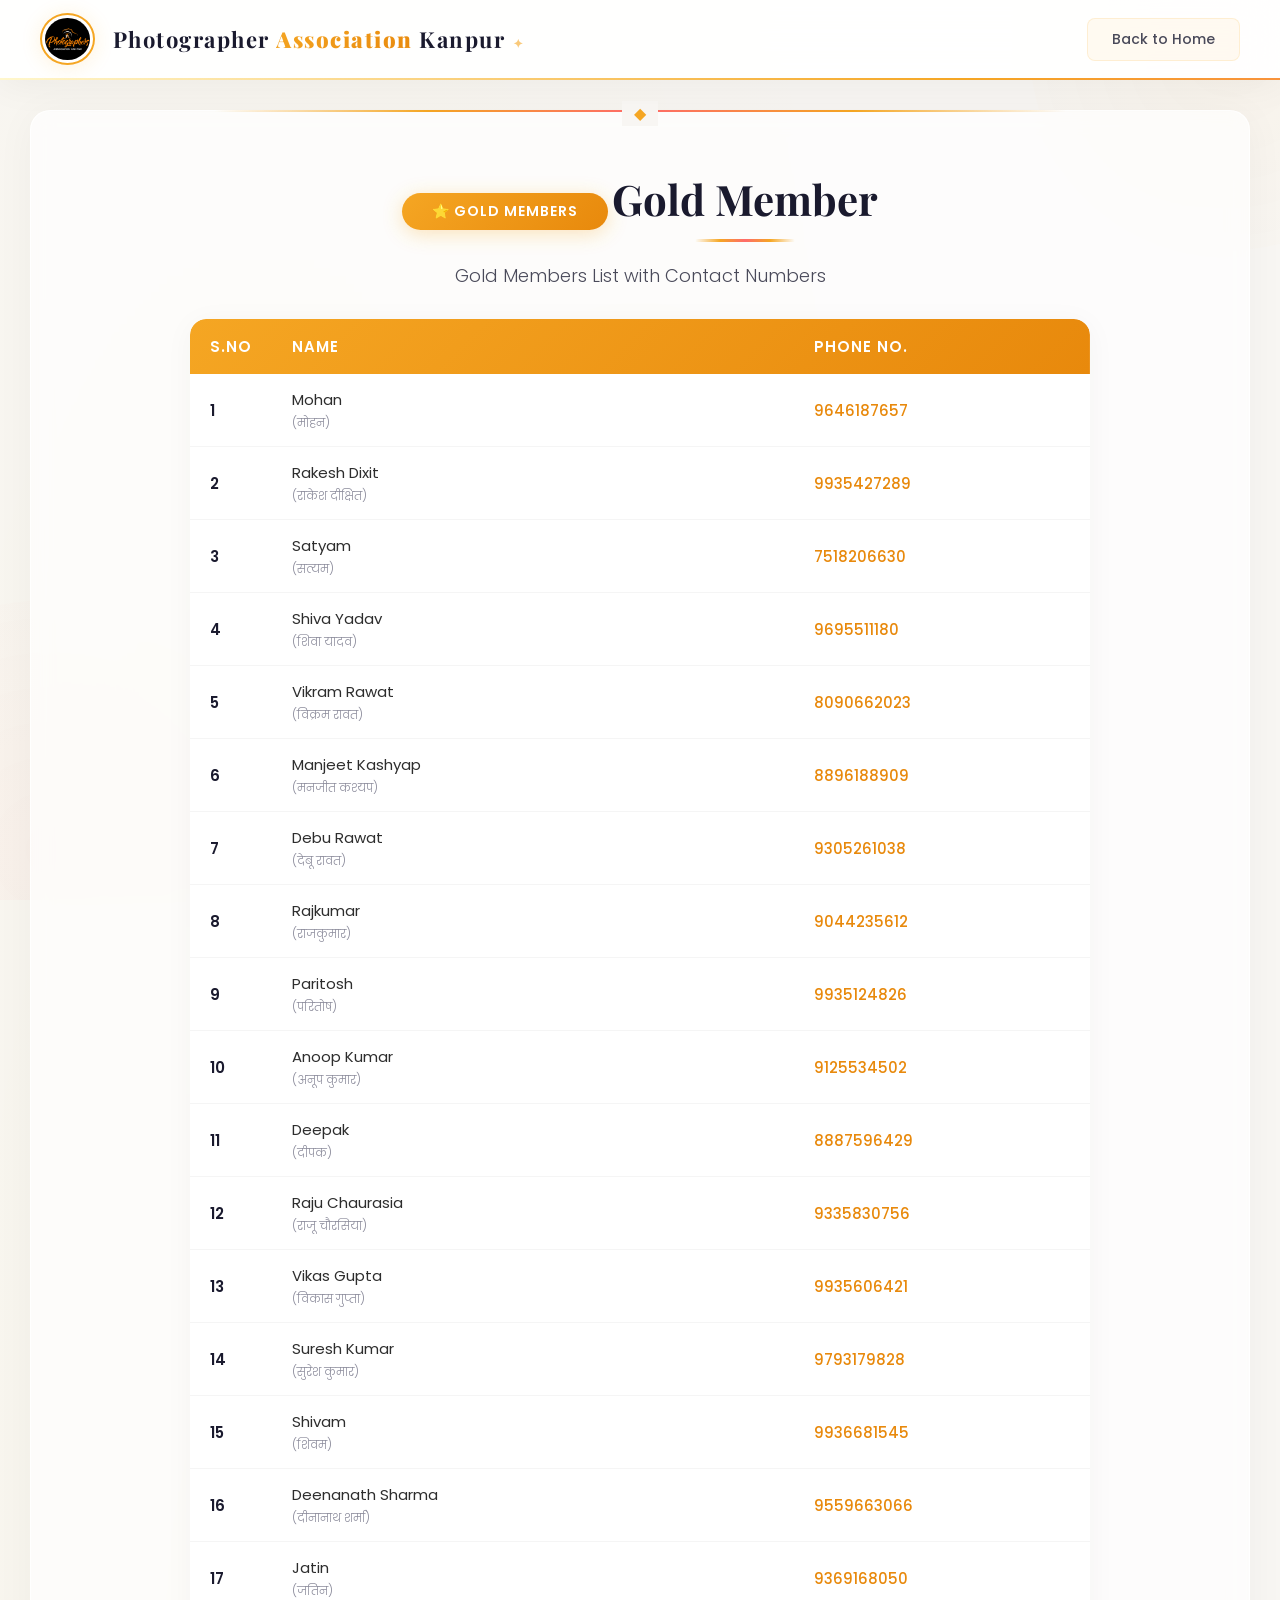
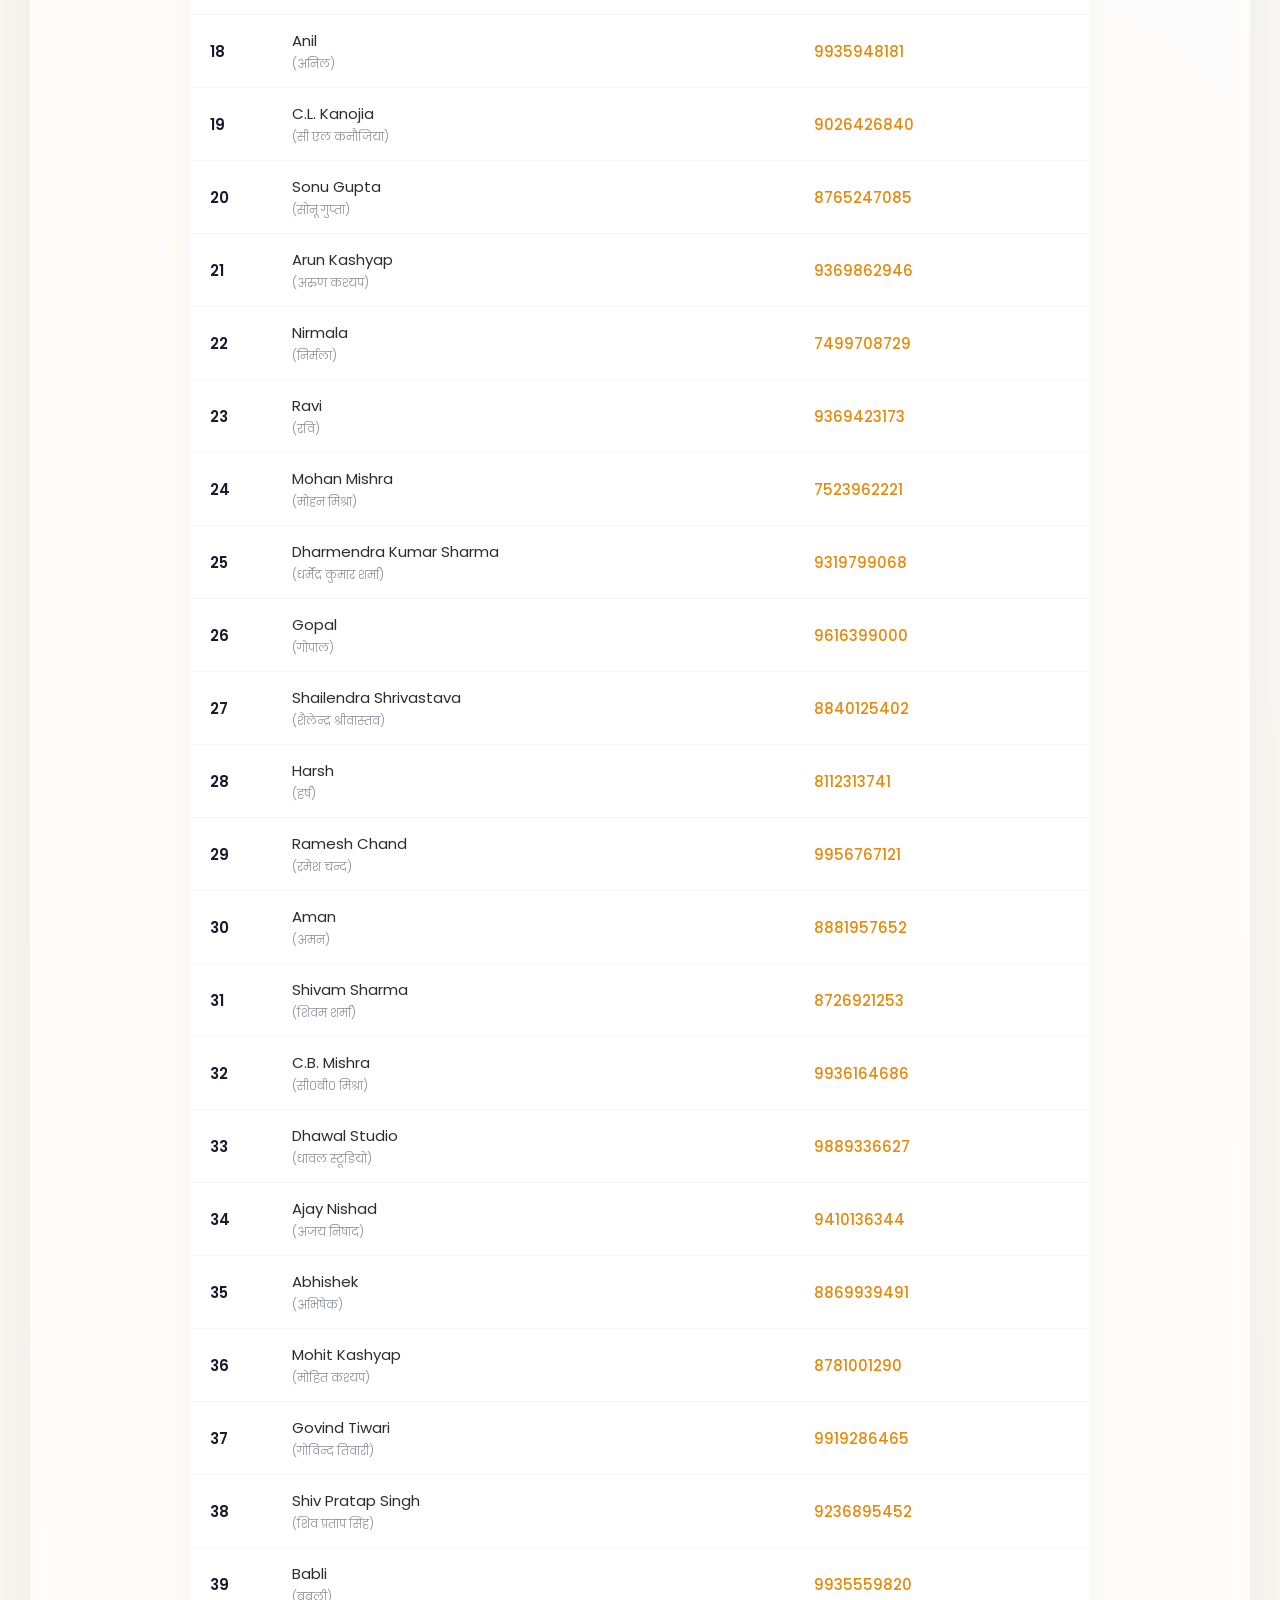
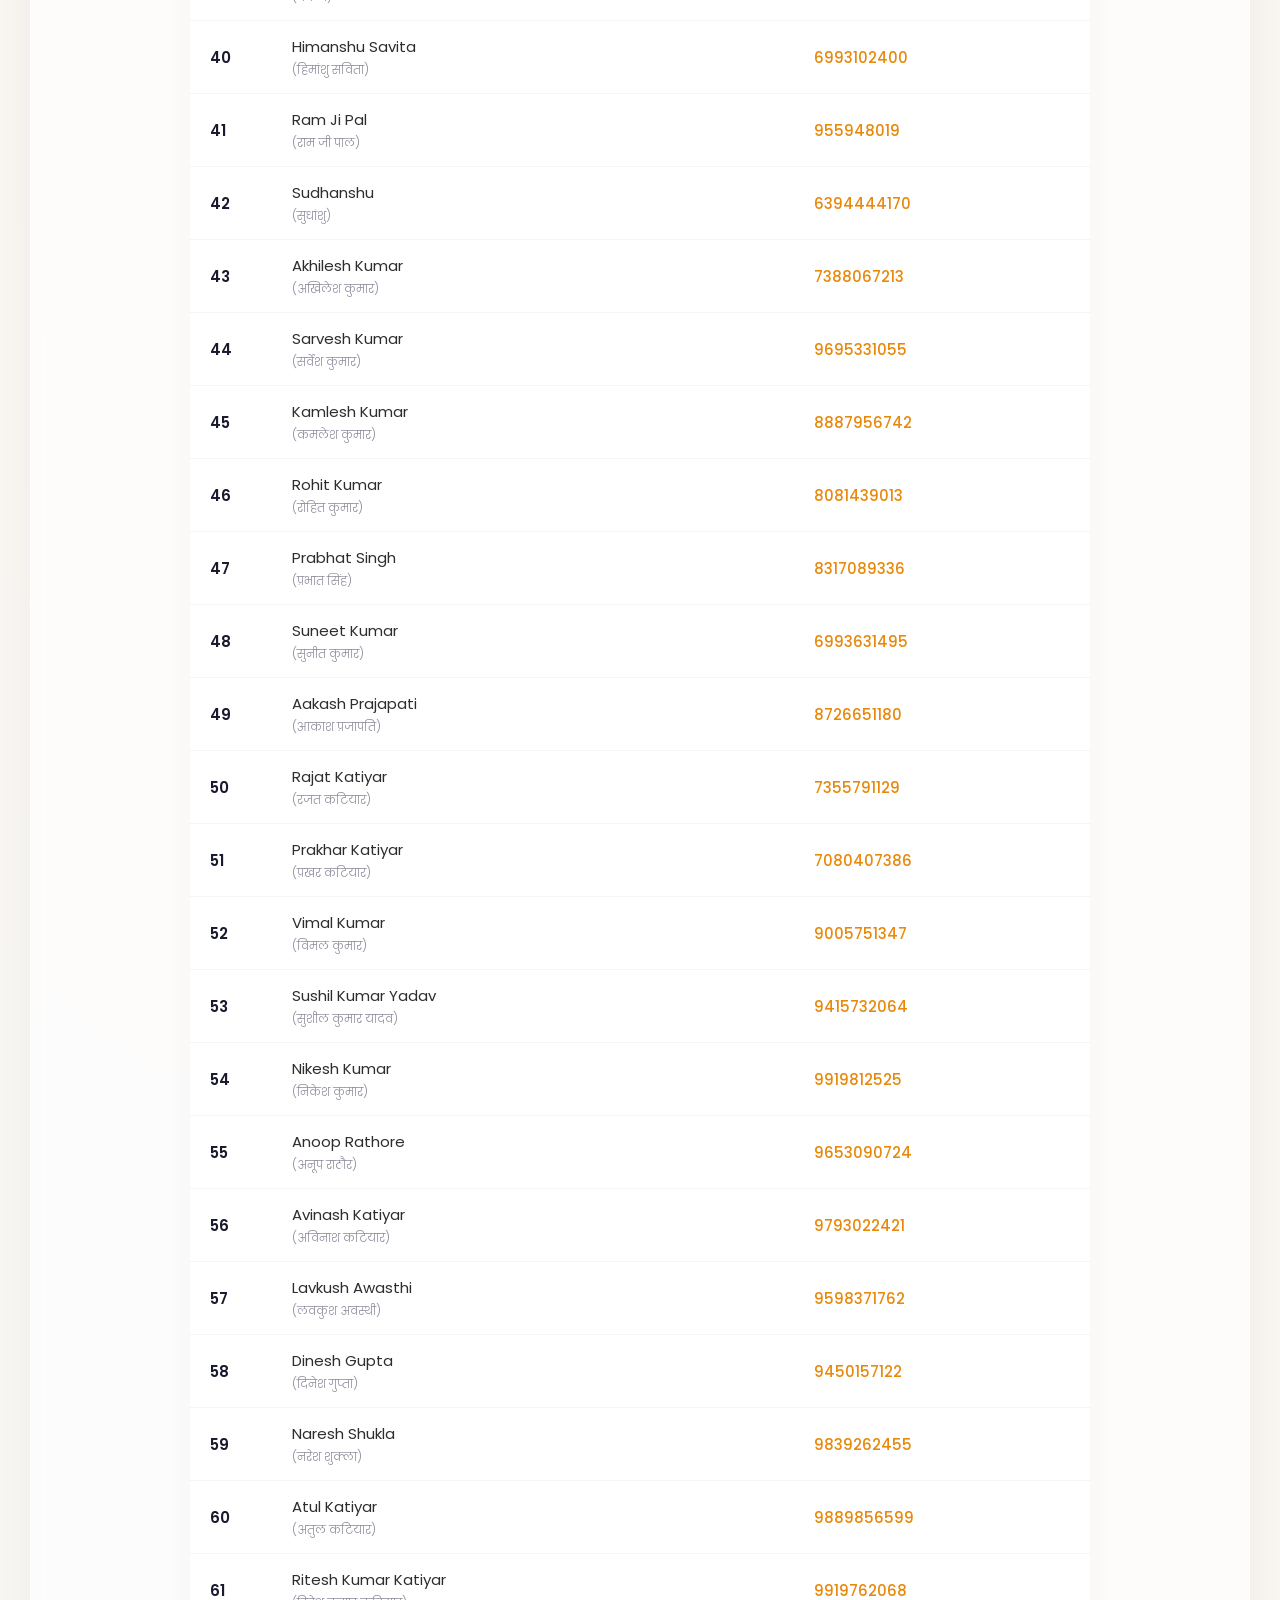
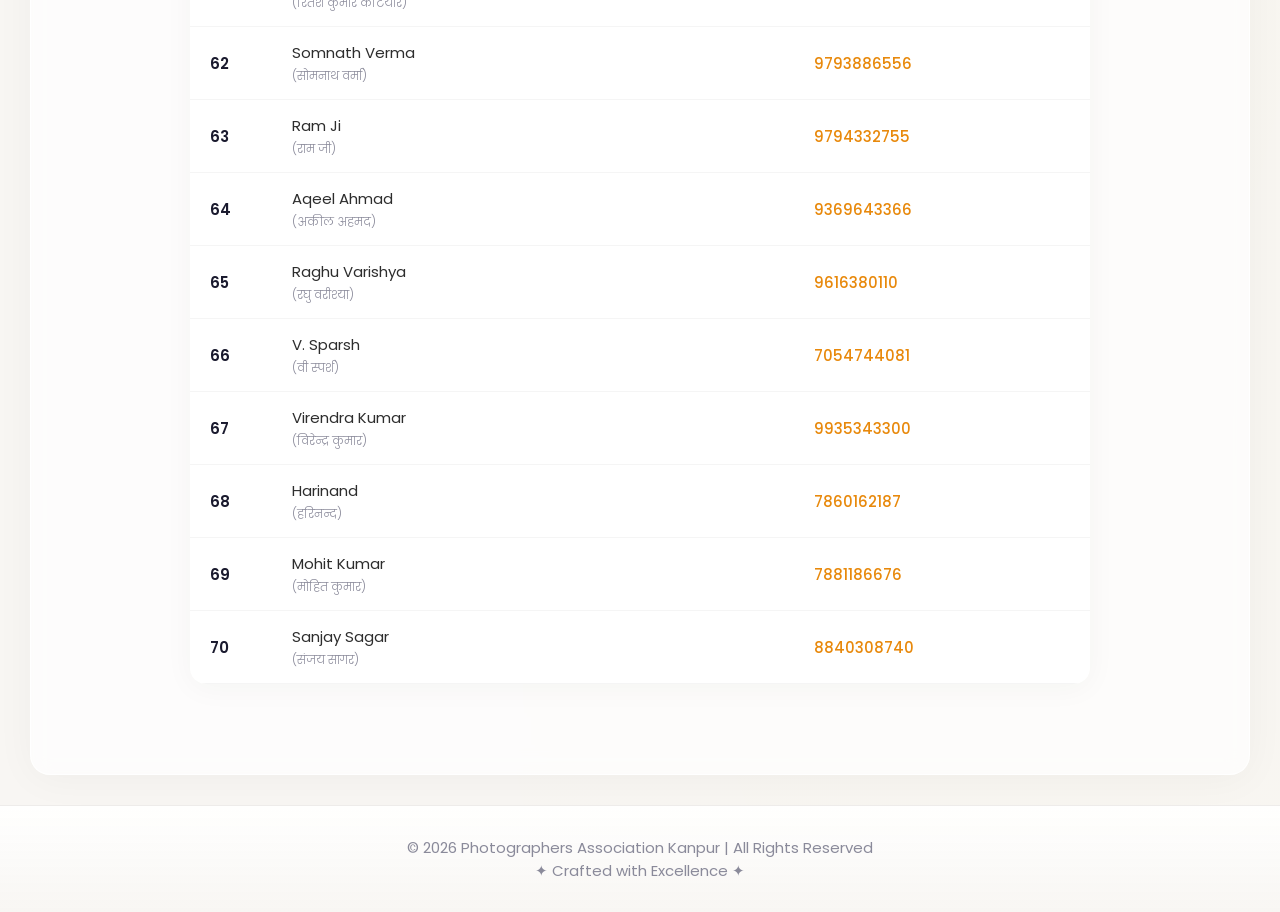
<file: gold-member.html>
<!DOCTYPE html>
<html lang="en">
<head>
    <meta charset="UTF-8">
    <meta name="viewport" content="width=device-width, initial-scale=1.0">
    <link rel="icon" type="image/png" href="images/favicon.png">
    <title>Gold Member - Photographer Association Kanpur</title>
    <style>
        @import url('https://fonts.googleapis.com/css2?family=Playfair+Display:ital,wght@0,400;0,600;0,700;0,900;1,400&family=Poppins:wght@300;400;500;600;700;800&display=swap');
        * { margin: 0; padding: 0; box-sizing: border-box; }
        html { scroll-behavior: smooth; }
        body {
            font-family: 'Poppins', sans-serif;
            background: #f8f6f3;
            background-image: 
                radial-gradient(ellipse at 20% 30%, rgba(255, 215, 0, 0.03) 0%, transparent 50%),
                radial-gradient(ellipse at 80% 70%, rgba(255, 215, 0, 0.02) 0%, transparent 50%);
            min-height: 100vh; color: #2d2d2d; overflow-x: hidden;
        }
        .particles-container{position:fixed;top:0;left:0;width:100%;height:100%;pointer-events:none;z-index:0;overflow:hidden}
        .particle{position:absolute;width:4px;height:4px;background:linear-gradient(135deg,#f5a623,#ff6b6b);border-radius:50%;opacity:0;animation:floatParticle linear infinite}
        .particle:nth-child(1){left:5%;animation-duration:14s;animation-delay:0s;width:3px;height:3px}
        .particle:nth-child(2){left:12%;animation-duration:18s;animation-delay:2s;width:5px;height:5px}
        .particle:nth-child(3){left:20%;animation-duration:12s;animation-delay:4s;width:2px;height:2px}
        .particle:nth-child(4){left:28%;animation-duration:16s;animation-delay:1s;width:4px;height:4px}
        .particle:nth-child(5){left:35%;animation-duration:13s;animation-delay:3s;width:3px;height:3px}
        .particle:nth-child(6){left:42%;animation-duration:15s;animation-delay:5s;width:5px;height:5px}
        .particle:nth-child(7){left:50%;animation-duration:19s;animation-delay:2s;width:2px;height:2px}
        .particle:nth-child(8){left:58%;animation-duration:14s;animation-delay:4s;width:4px;height:4px}
        .particle:nth-child(9){left:65%;animation-duration:17s;animation-delay:1s;width:3px;height:3px}
        .particle:nth-child(10){left:72%;animation-duration:11s;animation-delay:3s;width:5px;height:5px}
        .particle:nth-child(11){left:80%;animation-duration:16s;animation-delay:6s;width:3px;height:3px}
        .particle:nth-child(12){left:88%;animation-duration:13s;animation-delay:2s;width:4px;height:4px}
        .particle:nth-child(13){left:95%;animation-duration:15s;animation-delay:4s;width:2px;height:2px}
        .particle:nth-child(14){left:45%;animation-duration:20s;animation-delay:7s;width:5px;height:5px}
        .particle:nth-child(15){left:75%;animation-duration:14s;animation-delay:5s;width:3px;height:3px}
        @keyframes floatParticle{0%{transform:translateY(100vh) rotate(0deg) scale(0);opacity:0}10%{opacity:.8}90%{opacity:.8}100%{transform:translateY(-10vh) rotate(720deg) scale(1);opacity:0}}
        .floating-shapes{position:fixed;top:0;left:0;width:100%;height:100%;pointer-events:none;z-index:0;overflow:hidden}
        .shape{position:absolute;border-radius:50%;opacity:.04;animation:floatShape ease-in-out infinite alternate}
        .shape:nth-child(1){width:400px;height:400px;background:radial-gradient(circle,#f5a623,transparent);top:-150px;right:-150px;animation-duration:25s}
        .shape:nth-child(2){width:500px;height:500px;background:radial-gradient(circle,#ff6b6b,transparent);bottom:-200px;left:-200px;animation-duration:30s;animation-delay:3s}
        .shape:nth-child(3){width:300px;height:300px;background:radial-gradient(circle,#f5a623,transparent);top:50%;left:50%;transform:translate(-50%,-50%);animation-duration:35s;animation-delay:6s}
        @keyframes floatShape{0%{transform:translate(0,0) scale(1) rotate(0deg)}33%{transform:translate(40px,-40px) scale(1.1) rotate(120deg)}66%{transform:translate(-30px,30px) scale(.9) rotate(240deg)}100%{transform:translate(20px,-20px) scale(1.05) rotate(360deg)}}
        .header{height:80px;background:rgba(255,255,255,.92);backdrop-filter:blur(20px);display:flex;justify-content:space-between;align-items:center;padding:0 40px;border-bottom:2px solid rgba(255,215,0,.2);position:sticky;top:0;z-index:9999;box-shadow:0 2px 40px rgba(0,0,0,.06)}
        .header::after{content:'';position:absolute;bottom:-2px;left:0;right:0;height:2px;background:linear-gradient(90deg,transparent,#f5a623,#ff6b6b,#f5a623,transparent);animation:shimmerGold 4s ease-in-out infinite;background-size:300% 100%}
        @keyframes shimmerGold{0%,100%{background-position:0% 50%}50%{background-position:100% 50%}}
        .left{display:flex;align-items:center;gap:18px}
        .logo{height:52px;width:auto;display:block;border-radius:50%;border:2px solid #f5a623;padding:3px;background:#fff;box-shadow:0 2px 20px rgba(245,166,35,.15)}
        .brand{font-size:22px;font-weight:700;color:#1a1a2e;letter-spacing:1.5px;font-family:'Playfair Display',serif}
        .brand .highlight{background:linear-gradient(135deg,#f5a623,#e8890c);-webkit-background-clip:text;-webkit-text-fill-color:transparent;background-clip:text;font-weight:900}
        .brand::after{content:'✦';color:#f5a623;font-size:12px;margin-left:8px;opacity:.6;display:inline-block;animation:spinStar 8s linear infinite}
        @keyframes spinStar{0%{transform:rotate(0deg) scale(1)}50%{transform:rotate(180deg) scale(1.3)}100%{transform:rotate(360deg) scale(1)}}
        .back-btn{text-decoration:none;color:#4a4a5a;font-weight:500;font-size:14px;padding:10px 24px;border-radius:8px;background:rgba(245,166,35,.06);border:1px solid rgba(245,166,35,.15);transition:all .4s ease}
        .back-btn:hover{color:#f5a623;background:rgba(245,166,35,.12);transform:translateY(-2px);box-shadow:0 8px 30px rgba(245,166,35,.1);border-color:#f5a623}
        .main-content{padding:60px 40px;margin:30px 30px;background:rgba(255,255,255,.7);backdrop-filter:blur(10px);border-radius:20px;border:1px solid rgba(255,255,255,.8);box-shadow:0 4px 40px rgba(0,0,0,.04);position:relative;text-align:center}
        .main-content::before{content:'';position:absolute;top:-1px;left:15%;right:15%;height:2px;background:linear-gradient(90deg,transparent,#f5a623,#ff6b6b,#f5a623,transparent);border-radius:2px}
        .main-content::after{content:'◆';position:absolute;top:-10px;left:50%;transform:translateX(-50%);color:#f5a623;font-size:16px;background:#f8f6f3;padding:0 12px}
        h1{font-size:42px;font-weight:700;font-family:'Playfair Display',serif;color:#1a1a2e;display:inline-block;padding-bottom:15px;margin-bottom:20px;position:relative}
        h1::after{content:'';position:absolute;bottom:0;left:50%;transform:translateX(-50%);width:100px;height:3px;background:linear-gradient(90deg,transparent,#f5a623,#ff6b6b,#f5a623,transparent);border-radius:2px}
        .gold-badge{display:inline-block;background:linear-gradient(135deg,#f5a623,#e8890c);color:#fff;padding:8px 30px;border-radius:50px;font-weight:600;font-size:14px;letter-spacing:1px;text-transform:uppercase;margin-bottom:15px;box-shadow:0 4px 20px rgba(245,166,35,.3)}
        .subtitle{color:#4a4a5a;font-size:18px;font-weight:300;margin-bottom:30px}
        .table-container{max-width:900px;margin:30px auto;overflow-x:auto;border-radius:16px;box-shadow:0 4px 30px rgba(0,0,0,.04)}
        table{width:100%;border-collapse:collapse;background:rgba(255,255,255,.9);border-radius:16px;overflow:hidden}
        thead{background:linear-gradient(135deg,#f5a623,#e8890c)}
        th{padding:16px 20px;color:#fff;font-weight:600;font-size:15px;letter-spacing:1px;text-transform:uppercase;text-align:left}
        td{padding:14px 20px;border-bottom:1px solid rgba(0,0,0,.04);color:#2d2d2d;font-size:15px;text-align:left}
        tr:hover{background:rgba(245,166,35,.04)}
        td:first-child{font-weight:600;color:#1a1a2e;width:70px}
        .hindi{display:block;font-size:12px;color:#8a8a9a;margin-top:3px;font-weight:300}
        .phone{font-weight:500;color:#e8890c;white-space:nowrap}
        footer{background:linear-gradient(180deg,rgba(255,255,255,.95),#f8f6f3);text-align:center;padding:30px 20px;margin-top:30px;border-top:1px solid rgba(0,0,0,.04)}
        footer p{color:#8a8a9a;font-size:15px}
        @media(max-width:768px){.header{height:70px;padding:0 20px}.logo{height:42px}.brand{font-size:16px}.particles-container,.floating-shapes{display:none}.main-content{padding:40px 18px;margin:15px 12px}h1{font-size:28px}th,td{padding:12px 14px;font-size:13px}}
    </style>
</head>
<body>
<div class="particles-container"><div class="particle"></div><div class="particle"></div><div class="particle"></div><div class="particle"></div><div class="particle"></div><div class="particle"></div><div class="particle"></div><div class="particle"></div><div class="particle"></div><div class="particle"></div><div class="particle"></div><div class="particle"></div><div class="particle"></div><div class="particle"></div><div class="particle"></div></div>
<div class="floating-shapes"><div class="shape"></div><div class="shape"></div><div class="shape"></div></div>

<header class="header">
    <div class="left">
        <img src="images/logo.png" class="logo" alt="Logo">
        <div class="brand">Photographer <span class="highlight">Association</span> Kanpur</div>
    </div>
    <a href="index.html" class="back-btn">Back to Home</a>
</header>

<div class="main-content">
    <div class="gold-badge">⭐ Gold Members</div>
    <h1>Gold Member</h1>
    <p class="subtitle">Gold Members List with Contact Numbers</p>

    <div class="table-container">
        <table>
            <thead>
                <tr>
                    <th>S.No</th>
                    <th>Name</th>
                    <th>Phone No.</th>
                </tr>
            </thead>
            <tbody>
                <tr><td>1</td><td>Mohan <span class="hindi">(मोहन)</span></td><td class="phone">9646187657</td></tr>
                <tr><td>2</td><td>Rakesh Dixit <span class="hindi">(राकेश दीक्षित)</span></td><td class="phone">9935427289</td></tr>
                <tr><td>3</td><td>Satyam <span class="hindi">(सत्यम)</span></td><td class="phone">7518206630</td></tr>
                <tr><td>4</td><td>Shiva Yadav <span class="hindi">(शिवा यादव)</span></td><td class="phone">9695511180</td></tr>
                <tr><td>5</td><td>Vikram Rawat <span class="hindi">(विक्रम रावत)</span></td><td class="phone">8090662023</td></tr>
                <tr><td>6</td><td>Manjeet Kashyap <span class="hindi">(मनजीत कश्यप)</span></td><td class="phone">8896188909</td></tr>
                <tr><td>7</td><td>Debu Rawat <span class="hindi">(देबू रावत)</span></td><td class="phone">9305261038</td></tr>
                <tr><td>8</td><td>Rajkumar <span class="hindi">(राजकुमार)</span></td><td class="phone">9044235612</td></tr>
                <tr><td>9</td><td>Paritosh <span class="hindi">(परितोष)</span></td><td class="phone">9935124826</td></tr>
                <tr><td>10</td><td>Anoop Kumar <span class="hindi">(अनूप कुमार)</span></td><td class="phone">9125534502</td></tr>
                <tr><td>11</td><td>Deepak <span class="hindi">(दीपक)</span></td><td class="phone">8887596429</td></tr>
                <tr><td>12</td><td>Raju Chaurasia <span class="hindi">(राजू चौरसिया)</span></td><td class="phone">9335830756</td></tr>
                <tr><td>13</td><td>Vikas Gupta <span class="hindi">(विकास गुप्ता)</span></td><td class="phone">9935606421</td></tr>
                <tr><td>14</td><td>Suresh Kumar <span class="hindi">(सुरेश कुमार)</span></td><td class="phone">9793179828</td></tr>
                <tr><td>15</td><td>Shivam <span class="hindi">(शिवम)</span></td><td class="phone">9936681545</td></tr>
                <tr><td>16</td><td>Deenanath Sharma <span class="hindi">(दीनानाथ शर्मा)</span></td><td class="phone">9559663066</td></tr>
                <tr><td>17</td><td>Jatin <span class="hindi">(जतिन)</span></td><td class="phone">9369168050</td></tr>
                <tr><td>18</td><td>Anil <span class="hindi">(अनिल)</span></td><td class="phone">9935948181</td></tr>
                <tr><td>19</td><td>C.L. Kanojia <span class="hindi">(सी एल कनौजिया)</span></td><td class="phone">9026426840</td></tr>
                <tr><td>20</td><td>Sonu Gupta <span class="hindi">(सोनू गुप्ता)</span></td><td class="phone">8765247085</td></tr>
                <tr><td>21</td><td>Arun Kashyap <span class="hindi">(अरुण कश्यप)</span></td><td class="phone">9369862946</td></tr>
                <tr><td>22</td><td>Nirmala <span class="hindi">(निर्मला)</span></td><td class="phone">7499708729</td></tr>
                <tr><td>23</td><td>Ravi <span class="hindi">(रवि)</span></td><td class="phone">9369423173</td></tr>
                <tr><td>24</td><td>Mohan Mishra <span class="hindi">(मोहन मिश्रा)</span></td><td class="phone">7523962221</td></tr>
                <tr><td>25</td><td>Dharmendra Kumar Sharma <span class="hindi">(धर्मेंद्र कुमार शर्मा)</span></td><td class="phone">9319799068</td></tr>
                <tr><td>26</td><td>Gopal <span class="hindi">(गोपाल)</span></td><td class="phone">9616399000</td></tr>
                <tr><td>27</td><td>Shailendra Shrivastava <span class="hindi">(शैलेन्द्र श्रीवास्तव)</span></td><td class="phone">8840125402</td></tr>
                <tr><td>28</td><td>Harsh <span class="hindi">(हर्ष)</span></td><td class="phone">8112313741</td></tr>
                <tr><td>29</td><td>Ramesh Chand <span class="hindi">(रमेश चन्द)</span></td><td class="phone">9956767121</td></tr>
                <tr><td>30</td><td>Aman <span class="hindi">(अमन)</span></td><td class="phone">8881957652</td></tr>
                <tr><td>31</td><td>Shivam Sharma <span class="hindi">(शिवम शर्मा)</span></td><td class="phone">8726921253</td></tr>
                <tr><td>32</td><td>C.B. Mishra <span class="hindi">(सी०बी० मिश्रा)</span></td><td class="phone">9936164686</td></tr>
                <tr><td>33</td><td>Dhawal Studio <span class="hindi">(धावल स्टूडियो)</span></td><td class="phone">9889336627</td></tr>
                <tr><td>34</td><td>Ajay Nishad <span class="hindi">(अजय निषाद)</span></td><td class="phone">9410136344</td></tr>
                <tr><td>35</td><td>Abhishek <span class="hindi">(अभिषेक)</span></td><td class="phone">8869939491</td></tr>
                <tr><td>36</td><td>Mohit Kashyap <span class="hindi">(मोहित कश्यप)</span></td><td class="phone">8781001290</td></tr>
                <tr><td>37</td><td>Govind Tiwari <span class="hindi">(गोविन्द तिवारी)</span></td><td class="phone">9919286465</td></tr>
                <tr><td>38</td><td>Shiv Pratap Singh <span class="hindi">(शिव प्रताप सिंह)</span></td><td class="phone">9236895452</td></tr>
                <tr><td>39</td><td>Babli <span class="hindi">(बबली)</span></td><td class="phone">9935559820</td></tr>
                <tr><td>40</td><td>Himanshu Savita <span class="hindi">(हिमांशु सविता)</span></td><td class="phone">6993102400</td></tr>
                <tr><td>41</td><td>Ram Ji Pal <span class="hindi">(राम जी पाल)</span></td><td class="phone">955948019</td></tr>
                <tr><td>42</td><td>Sudhanshu <span class="hindi">(सुधांशु)</span></td><td class="phone">6394444170</td></tr>
                <tr><td>43</td><td>Akhilesh Kumar <span class="hindi">(अखिलेश कुमार)</span></td><td class="phone">7388067213</td></tr>
                <tr><td>44</td><td>Sarvesh Kumar <span class="hindi">(सर्वेश कुमार)</span></td><td class="phone">9695331055</td></tr>
                <tr><td>45</td><td>Kamlesh Kumar <span class="hindi">(कमलेश कुमार)</span></td><td class="phone">8887956742</td></tr>
                <tr><td>46</td><td>Rohit Kumar <span class="hindi">(रोहित कुमार)</span></td><td class="phone">8081439013</td></tr>
                <tr><td>47</td><td>Prabhat Singh <span class="hindi">(प्रभात सिंह)</span></td><td class="phone">8317089336</td></tr>
                <tr><td>48</td><td>Suneet Kumar <span class="hindi">(सुनीत कुमार)</span></td><td class="phone">6993631495</td></tr>
                <tr><td>49</td><td>Aakash Prajapati <span class="hindi">(आकाश प्रजापति)</span></td><td class="phone">8726651180</td></tr>
                <tr><td>50</td><td>Rajat Katiyar <span class="hindi">(रजत कटियार)</span></td><td class="phone">7355791129</td></tr>
                <tr><td>51</td><td>Prakhar Katiyar <span class="hindi">(प्रखर कटियार)</span></td><td class="phone">7080407386</td></tr>
                <tr><td>52</td><td>Vimal Kumar <span class="hindi">(विमल कुमार)</span></td><td class="phone">9005751347</td></tr>
                <tr><td>53</td><td>Sushil Kumar Yadav <span class="hindi">(सुशील कुमार यादव)</span></td><td class="phone">9415732064</td></tr>
                <tr><td>54</td><td>Nikesh Kumar <span class="hindi">(निकेश कुमार)</span></td><td class="phone">9919812525</td></tr>
                <tr><td>55</td><td>Anoop Rathore <span class="hindi">(अनूप राठौर)</span></td><td class="phone">9653090724</td></tr>
                <tr><td>56</td><td>Avinash Katiyar <span class="hindi">(अविनाश कटियार)</span></td><td class="phone">9793022421</td></tr>
                <tr><td>57</td><td>Lavkush Awasthi <span class="hindi">(लवकुश अवस्थी)</span></td><td class="phone">9598371762</td></tr>
                <tr><td>58</td><td>Dinesh Gupta <span class="hindi">(दिनेश गुप्ता)</span></td><td class="phone">9450157122</td></tr>
                <tr><td>59</td><td>Naresh Shukla <span class="hindi">(नरेश शुक्ला)</span></td><td class="phone">9839262455</td></tr>
                <tr><td>60</td><td>Atul Katiyar <span class="hindi">(अतुल कटियार)</span></td><td class="phone">9889856599</td></tr>
                <tr><td>61</td><td>Ritesh Kumar Katiyar <span class="hindi">(रितेश कुमार कटियार)</span></td><td class="phone">9919762068</td></tr>
                <tr><td>62</td><td>Somnath Verma <span class="hindi">(सोमनाथ वर्मा)</span></td><td class="phone">9793886556</td></tr>
                <tr><td>63</td><td>Ram Ji <span class="hindi">(राम जी)</span></td><td class="phone">9794332755</td></tr>
                <tr><td>64</td><td>Aqeel Ahmad <span class="hindi">(अकील अहमद)</span></td><td class="phone">9369643366</td></tr>
                <tr><td>65</td><td>Raghu Varishya <span class="hindi">(रघु वरीश्या)</span></td><td class="phone">9616380110</td></tr>
                <tr><td>66</td><td>V. Sparsh <span class="hindi">(वी स्पर्श)</span></td><td class="phone">7054744081</td></tr>
                <tr><td>67</td><td>Virendra Kumar <span class="hindi">(विरेन्द्र कुमार)</span></td><td class="phone">9935343300</td></tr>
                <tr><td>68</td><td>Harinand <span class="hindi">(हरिनन्द)</span></td><td class="phone">7860162187</td></tr>
                <tr><td>69</td><td>Mohit Kumar <span class="hindi">(मोहित कुमार)</span></td><td class="phone">7881186676</td></tr>
                <tr><td>70</td><td>Sanjay Sagar <span class="hindi">(संजय सागर)</span></td><td class="phone">8840308740</td></tr>
            </tbody>
        </table>
    </div>
</div>

<footer>
    <p>© 2026 Photographers Association Kanpur | All Rights Reserved</p>
    <p>✦ Crafted with Excellence ✦</p>
</footer>

</body>
</html>
</file>
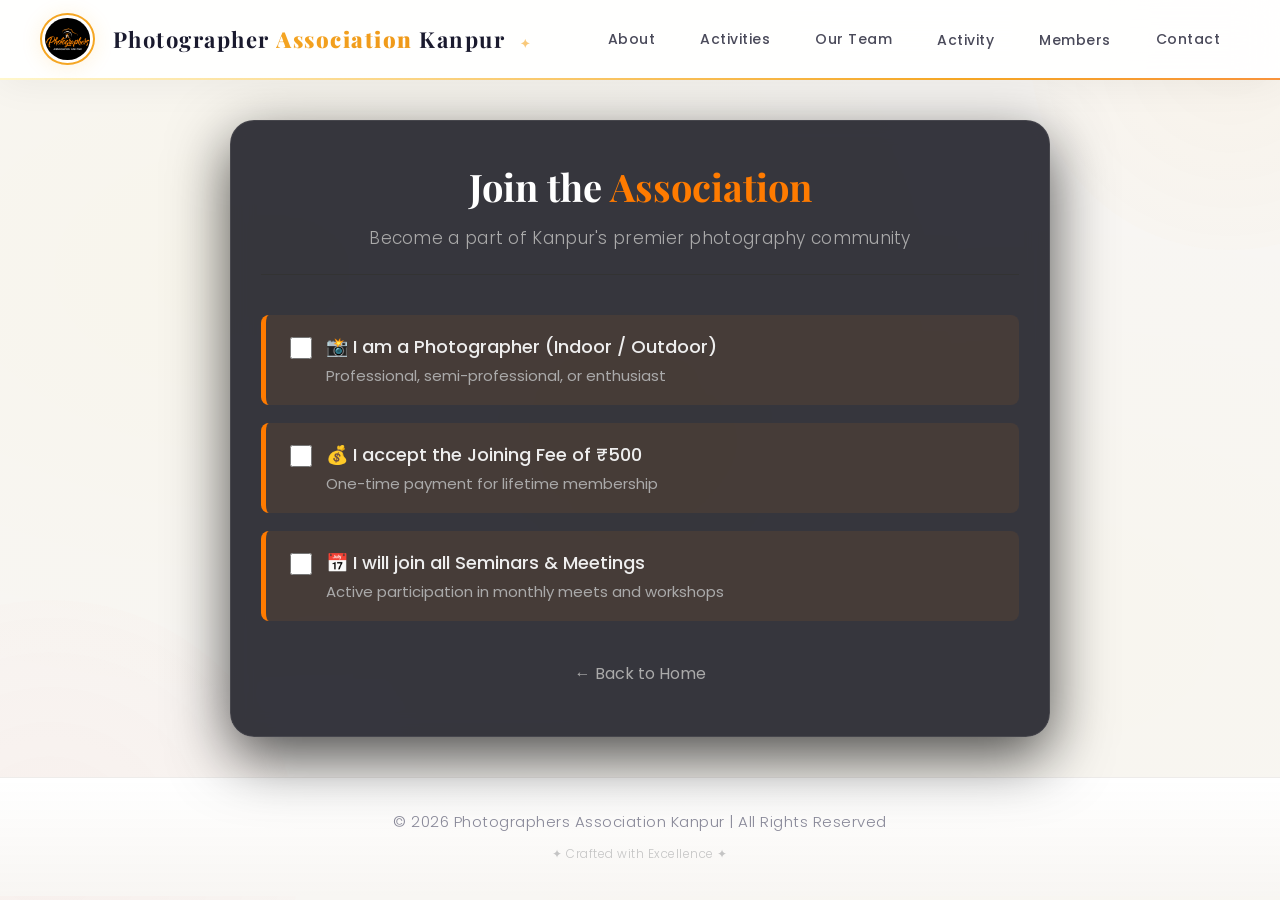
<file: join.html>
<!DOCTYPE html>
<html lang="en">
<head>
    <meta charset="UTF-8">
    <meta name="viewport" content="width=device-width, initial-scale=1.0">
    <title>Join Photographers Association Kanpur</title>
    <link rel="stylesheet" href="style.css">

    <!-- ===== FAVICONS (Same as Homepage) ===== -->
    <link rel="icon" type="image/png" sizes="48x48" href="images/favicon-48x48.png">
    <link rel="icon" type="image/png" sizes="96x96" href="images/favicon-96x96.png">
    <link rel="icon" type="image/png" sizes="128x128" href="images/favicon-128x128.png">
    <link rel="icon" type="image/png" sizes="16x16" href="images/favicon-16x16.png">
    <link rel="icon" type="image/png" sizes="32x32" href="images/favicon-32x32.png">
    <link rel="apple-touch-icon" sizes="180x180" href="images/apple-touch-icon.png">
    <link rel="icon" type="image/png" sizes="192x192" href="images/android-chrome-192x192.png">
    <link rel="icon" type="image/png" sizes="512x512" href="images/android-chrome-512x512.png">
    <link rel="manifest" href="images/site.webmanifest">

    <style>
        /* Override or add specific styles for the join page */
        .join-main {
            max-width: 820px;
            margin: 40px auto;
            padding: 40px 30px;
            background: rgba(20, 20, 30, 0.85);
            backdrop-filter: blur(10px);
            border-radius: 24px;
            border: 1px solid rgba(255, 255, 255, 0.08);
            box-shadow: 0 20px 60px rgba(0, 0, 0, 0.7);
            color: #fff;
            position: relative;
            z-index: 10;
        }

        .join-main h1 {
            text-align: center;
            font-size: 38px;
            margin-bottom: 10px;
            font-family: 'Playfair Display', serif;
        }

        .join-main h1 .highlight {
            color: #ff7b00;
        }

        .join-main .sub-heading {
            text-align: center;
            color: #aaa;
            margin-bottom: 40px;
            border-bottom: 1px solid #333;
            padding-bottom: 20px;
        }

        .rule-box {
            background: rgba(255, 123, 0, 0.08);
            border-left: 5px solid #ff7b00;
            padding: 18px 24px;
            margin-bottom: 18px;
            border-radius: 8px;
            display: flex;
            align-items: flex-start;
            gap: 14px;
            transition: all 0.3s ease;
        }

        .rule-box:hover {
            background: rgba(255, 123, 0, 0.15);
        }

        .rule-box input[type="checkbox"] {
            width: 22px;
            height: 22px;
            margin-top: 4px;
            accent-color: #ff7b00;
            flex-shrink: 0;
            cursor: pointer;
        }

        .rule-box label {
            font-size: 18px;
            font-weight: 500;
            cursor: pointer;
            color: #eee;
        }

        .rule-box label small {
            color: #aaa;
            font-weight: 400;
            display: block;
            margin-top: 4px;
        }

        /* ===== DETAILS FORM (Hidden initially) ===== */
        #details-form {
            display: none;
            margin-top: 40px;
            padding-top: 30px;
            border-top: 2px dashed #ff7b00;
            animation: fadeInUp 0.6s ease;
        }

        @keyframes fadeInUp {
            0% { opacity: 0; transform: translateY(30px); }
            100% { opacity: 1; transform: translateY(0); }
        }

        .form-group {
            margin-bottom: 24px;
        }

        .form-group label {
            display: block;
            font-weight: 600;
            margin-bottom: 6px;
            color: #ddd;
        }

        .form-group input,
        .form-group textarea {
            width: 100%;
            padding: 14px 18px;
            background: rgba(255, 255, 255, 0.06);
            border: 1px solid #444;
            border-radius: 12px;
            color: #fff;
            font-size: 16px;
            transition: all 0.3s ease;
            box-sizing: border-box;
        }

        .form-group input:focus,
        .form-group textarea:focus {
            border-color: #ff7b00;
            background: rgba(255, 255, 255, 0.1);
            outline: none;
            box-shadow: 0 0 20px rgba(255, 123, 0, 0.15);
        }

        .form-group textarea {
            resize: vertical;
            min-height: 80px;
        }

        .submit-btn {
            width: 100%;
            padding: 16px;
            font-size: 22px;
            font-weight: 700;
            text-transform: uppercase;
            background: linear-gradient(135deg, #ff7b00, #ff5500);
            border: none;
            border-radius: 50px;
            color: #fff;
            cursor: pointer;
            box-shadow: 0 0 30px rgba(255, 85, 0, 0.4);
            transition: all 0.4s ease;
            margin-top: 10px;
            font-family: 'Poppins', sans-serif;
        }

        .submit-btn:hover {
            transform: scale(1.02);
            box-shadow: 0 0 50px rgba(255, 85, 0, 0.8);
        }

        .submit-btn:disabled {
            background: #444;
            cursor: not-allowed;
            box-shadow: none;
            transform: none;
            opacity: 0.5;
        }

        /* Make sure particles/shapes are behind the form */
        .particles-container,
        .floating-shapes {
            z-index: 0;
        }

        /* Back button */
        .back-home {
            display: inline-block;
            margin: 20px 0 10px;
            color: #aaa;
            text-decoration: none;
            transition: 0.3s;
        }
        .back-home:hover {
            color: #ff7b00;
        }

        @media (max-width: 768px) {
            .join-main { padding: 20px; margin: 20px 15px; }
            .join-main h1 { font-size: 26px; }
            .rule-box label { font-size: 15px; }
        }

        @media (max-width: 480px) {
            .join-main { padding: 15px; margin: 10px 8px; }
            .join-main h1 { font-size: 22px; }
            .rule-box { padding: 12px 16px; }
            .rule-box label { font-size: 14px; }
            .submit-btn { font-size: 18px; padding: 14px; }
        }
    </style>
</head>

<body>

    <!-- ===== FLOATING PARTICLES (Same as Home) ===== -->
    <div class="particles-container">
        <div class="particle"></div><div class="particle"></div><div class="particle"></div>
        <div class="particle"></div><div class="particle"></div><div class="particle"></div>
        <div class="particle"></div><div class="particle"></div><div class="particle"></div>
        <div class="particle"></div><div class="particle"></div><div class="particle"></div>
    </div>

    <!-- ===== 3D FLOATING SHAPES ===== -->
    <div class="floating-shapes">
        <div class="shape"></div><div class="shape"></div><div class="shape"></div>
    </div>

    <!-- ================= HEADER (Same as Home) ================= -->
    <header class="header">
        <div class="left">
            <img src="images/logo.png" class="logo" alt="Logo">
            <div class="brand">
                Photographer <span class="highlight">Association</span> Kanpur
            </div>
        </div>

        <!-- Hamburger Button -->
        <div class="hamburger" id="hamburger" onclick="toggleMobileNav()">
            <span></span>
            <span></span>
            <span></span>
        </div>

        <!-- Desktop Navigation -->
        <nav class="right">
            <a href="index.html#about">About</a>
            <a href="index.html#activities">Activities</a>
            <a href="index.html#team">Our Team</a>

            <div class="dropdown">
                <a href="index.html#activity">Activity</a>
                <div class="dropdown-menu">
                    <a href="2026.html">2026</a>
                    <a href="2025.html">2025</a>
                    <a href="2024.html">2024</a>
                    <a href="2023.html">2023</a>
                </div>
            </div>

            <div class="dropdown">
                <a href="index.html#members">Members</a>
                <div class="dropdown-menu">
                    <div class="sub-dropdown">
                        <a href="#" onclick="return false;">Our Members ▶</a>
                        <div class="sub-dropdown-menu">
                            <a href="platinum-member.html">Platinum Member</a>
                            <a href="gold-member.html">Gold Member</a>
                            <a href="silver-member.html">Silver Member</a>
                        </div>
                    </div>
                    <a href="member-facility.html">Member Facility</a>
                </div>
            </div>

            <a href="index.html#contact">Contact</a>
        </nav>
    </header>

    <!-- ================= MOBILE NAVIGATION ================= -->
    <div class="mobile-nav" id="mobileNav">
        <a href="index.html#about" onclick="closeMobileNav()">About</a>
        <a href="index.html#activities" onclick="closeMobileNav()">Activities</a>
        <a href="index.html#team" onclick="closeMobileNav()">Our Team</a>
        
        <div class="dropdown-toggle" onclick="toggleMobileDropdown(this)">
            <a href="index.html#activity">Activity</a>
            <span>▾</span>
        </div>
        <div class="dropdown-menu-mobile">
            <a href="2026.html" onclick="closeMobileNav()">2026</a>
            <a href="2025.html" onclick="closeMobileNav()">2025</a>
            <a href="2024.html" onclick="closeMobileNav()">2024</a>
            <a href="2023.html" onclick="closeMobileNav()">2023</a>
        </div>
        
        <div class="dropdown-toggle" onclick="toggleMobileDropdown(this)">
            <a href="index.html#members">Members</a>
            <span>▾</span>
        </div>
        <div class="dropdown-menu-mobile">
            <div class="dropdown-toggle" onclick="toggleMobileSubDropdown(this)">
                <a href="#" onclick="return false;">Our Members</a>
                <span>▾</span>
            </div>
            <div class="sub-dropdown-mobile">
                <a href="platinum-member.html" onclick="closeMobileNav()">Platinum Member</a>
                <a href="gold-member.html" onclick="closeMobileNav()">Gold Member</a>
                <a href="silver-member.html" onclick="closeMobileNav()">Silver Member</a>
            </div>
            <a href="member-facility.html" onclick="closeMobileNav()">Member Facility</a>
        </div>
        
        <a href="index.html#contact" onclick="closeMobileNav()">Contact</a>
    </div>

    <!-- ================= MAIN JOIN FORM ================= -->
    <div class="join-main">
        <h1>Join the <span class="highlight">Association</span></h1>
        <p class="sub-heading">Become a part of Kanpur's premier photography community</p>

        <form id="joinForm" action="https://formspree.io/f/xlgynkeq" method="POST">

            <!-- === CHECKBOX 1 === -->
            <div class="rule-box">
                <input type="checkbox" id="chk1" name="rule1" value="accepted" onchange="toggleForm()">
                <label for="chk1">
                    📸 I am a Photographer (Indoor / Outdoor)
                    <small>Professional, semi-professional, or enthusiast</small>
                </label>
            </div>

            <!-- === CHECKBOX 2 === -->
            <div class="rule-box">
                <input type="checkbox" id="chk2" name="rule2" value="accepted" onchange="toggleForm()">
                <label for="chk2">
                    💰 I accept the Joining Fee of ₹500
                    <small>One-time payment for lifetime membership</small>
                </label>
            </div>

            <!-- === CHECKBOX 3 === -->
            <div class="rule-box">
                <input type="checkbox" id="chk3" name="rule3" value="accepted" onchange="toggleForm()">
                <label for="chk3">
                    📅 I will join all Seminars & Meetings
                    <small>Active participation in monthly meets and workshops</small>
                </label>
            </div>

            <!-- === DETAILS FORM (Hidden until all boxes checked) === -->
            <div id="details-form">
                <div class="form-group">
                    <label for="fullName">Full Name *</label>
                    <input type="text" id="fullName" name="name" placeholder="Your full name" required>
                </div>

                <div class="form-group">
                    <label for="emailId">Email Address *</label>
                    <input type="email" id="emailId" name="email" placeholder="you@example.com" required>
                </div>

                <div class="form-group">
                    <label for="phoneNo">Phone Number *</label>
                    <input type="tel" id="phoneNo" name="phone" placeholder="+91-XXXXXXXXXX" required>
                </div>

                <div class="form-group">
                    <label for="locationPlace">Location (City / Area) *</label>
                    <input type="text" id="locationPlace" name="location" placeholder="e.g., Kanpur, Uttar Pradesh" required>
                </div>

                <button type="submit" class="submit-btn" id="submitBtn">✦ Submit Application ✦</button>
            </div>

        </form>

        <div style="text-align: center; margin-top: 20px;">
            <a href="index.html" class="back-home">← Back to Home</a>
        </div>
    </div>

    <!-- ================= FOOTER (Same as Home) ================= -->
    <footer>
        <p>© 2026 Photographers Association Kanpur | All Rights Reserved</p>
        <p>✦ Crafted with Excellence ✦</p>
    </footer>

    <!-- ================= JAVASCRIPT (Same toggle logic as your homepage) ================= -->
    <script>
        // Hamburger menu functions (exactly like your homepage)
        function toggleMobileNav() {
            const mobileNav = document.getElementById('mobileNav');
            const hamburger = document.getElementById('hamburger');
            mobileNav.classList.toggle('active');
            hamburger.classList.toggle('active');
            document.body.style.overflow = mobileNav.classList.contains('active') ? 'hidden' : '';
        }

        function closeMobileNav() {
            const mobileNav = document.getElementById('mobileNav');
            const hamburger = document.getElementById('hamburger');
            mobileNav.classList.remove('active');
            hamburger.classList.remove('active');
            document.body.style.overflow = '';
        }

        function toggleMobileDropdown(element) {
            const menu = element.nextElementSibling;
            menu.classList.toggle('open');
            element.classList.toggle('open');
        }

        function toggleMobileSubDropdown(element) {
            const menu = element.nextElementSibling;
            menu.classList.toggle('open');
            element.classList.toggle('open');
        }

        // Close mobile nav when clicking outside
        document.addEventListener('click', function(e) {
            const mobileNav = document.getElementById('mobileNav');
            const hamburger = document.getElementById('hamburger');
            if (!e.target.closest('.hamburger') && !e.target.closest('.mobile-nav')) {
                mobileNav.classList.remove('active');
                hamburger.classList.remove('active');
                document.body.style.overflow = '';
            }
        });

        // Close mobile nav on Escape key
        document.addEventListener('keydown', function(e) {
            if (e.key === 'Escape') {
                closeMobileNav();
            }
        });

        // ===== CHECKBOX LOGIC: Show form only when all 3 are checked =====
        function toggleForm() {
            const chk1 = document.getElementById('chk1').checked;
            const chk2 = document.getElementById('chk2').checked;
            const chk3 = document.getElementById('chk3').checked;
            const formDiv = document.getElementById('details-form');
            const submitBtn = document.getElementById('submitBtn');

            if (chk1 && chk2 && chk3) {
                formDiv.style.display = 'block';
                submitBtn.disabled = false;
            } else {
                formDiv.style.display = 'none';
                submitBtn.disabled = true;
            }
        }

        // Ensure the submit button is disabled on page load
        document.addEventListener('DOMContentLoaded', function() {
            document.getElementById('submitBtn').disabled = true;
        });
    </script>

</body>
</html>
</file>
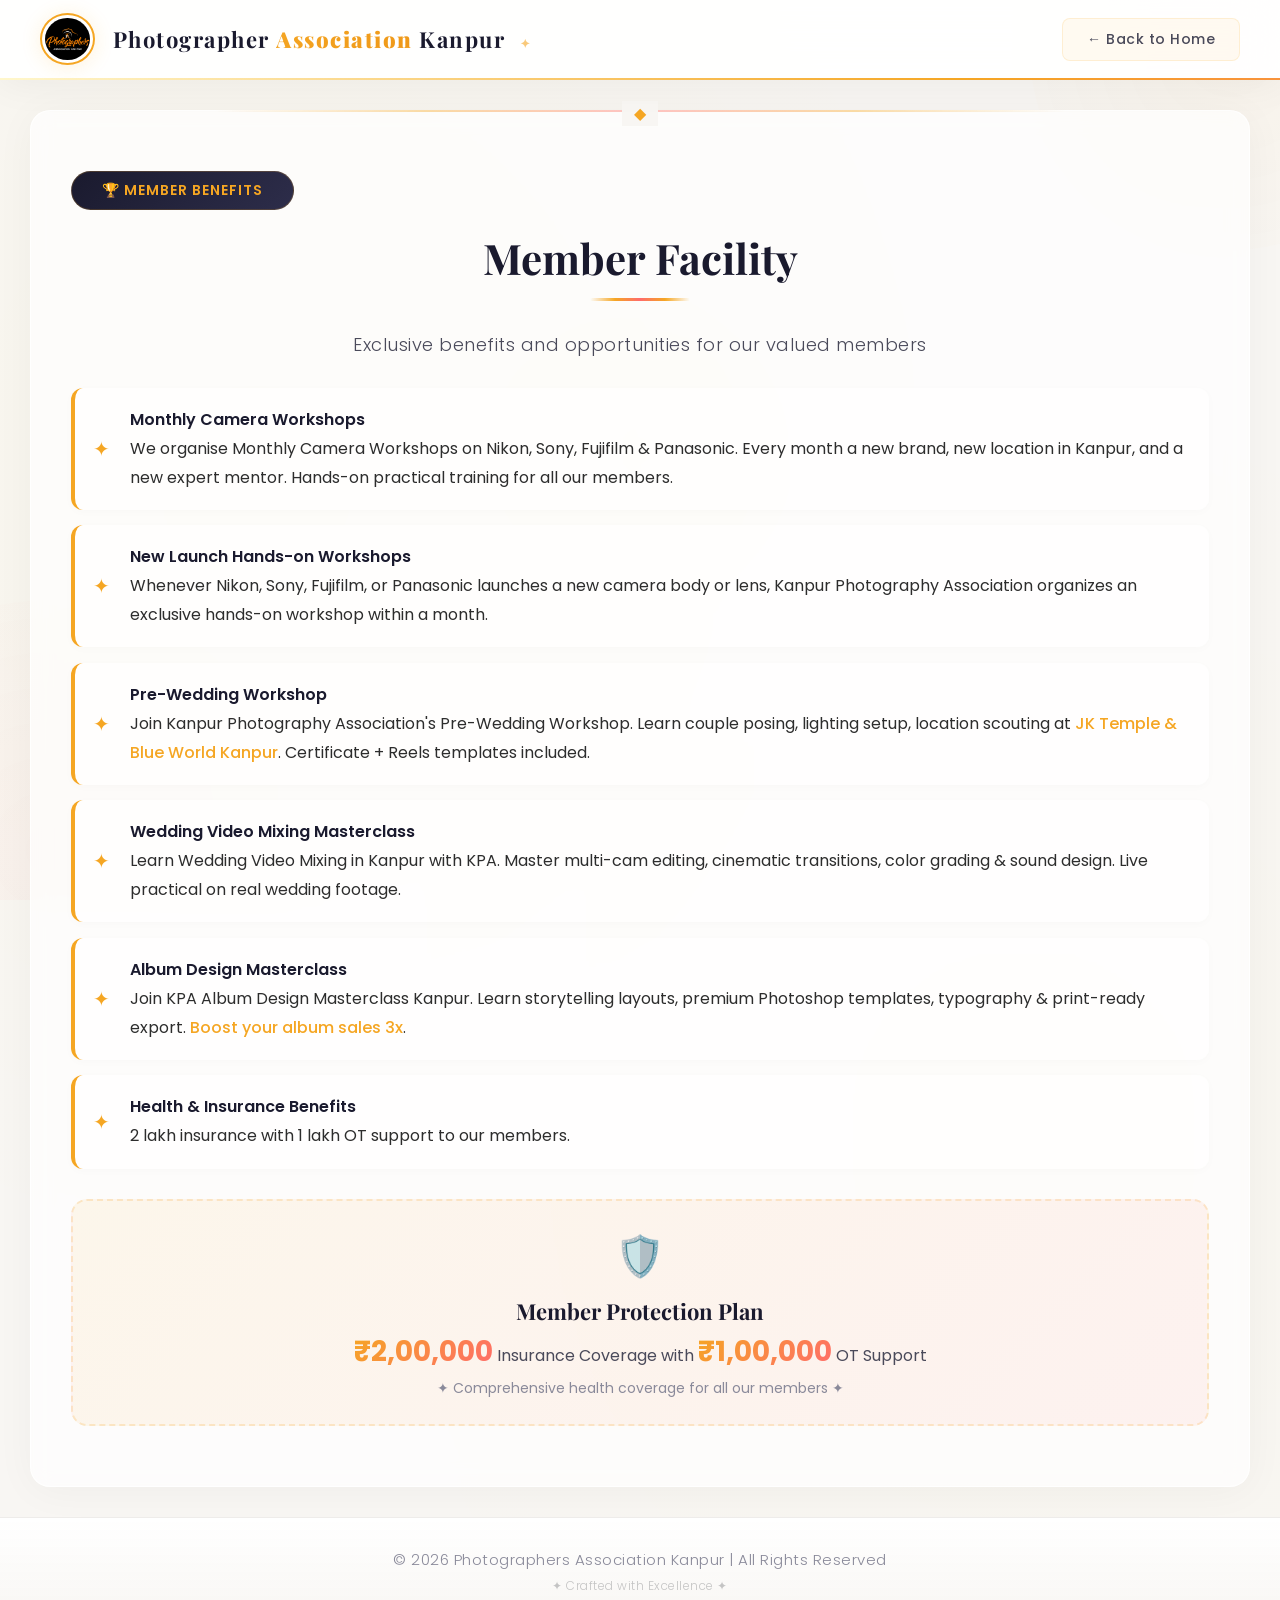
<file: member-facility.html>
<!DOCTYPE html>
<html lang="en">
<head>
    <meta charset="UTF-8">
    <meta name="viewport" content="width=device-width, initial-scale=1.0">
    <link rel="icon" type="image/png" href="images/favicon.png">
    <title>Member Facility - Photographer Association Kanpur</title>

    <style>
        /* ========================================
           COMPLETE CSS - EMBEDDED
           ======================================== */
        @import url('https://fonts.googleapis.com/css2?family=Playfair+Display:ital,wght@0,400;0,600;0,700;0,900;1,400&family=Poppins:wght@300;400;500;600;700;800&display=swap');

        * {
            margin: 0;
            padding: 0;
            box-sizing: border-box;
        }

        html {
            scroll-behavior: smooth;
        }

        body {
            font-family: 'Poppins', sans-serif;
            background: #f8f6f3;
            background-image: 
                radial-gradient(ellipse at 20% 30%, rgba(255, 215, 0, 0.03) 0%, transparent 50%),
                radial-gradient(ellipse at 80% 70%, rgba(255, 215, 0, 0.02) 0%, transparent 50%);
            min-height: 100vh;
            color: #2d2d2d;
            overflow-x: hidden;
        }

        /* ===== FLOATING PARTICLES ===== */
        .particles-container {
            position: fixed;
            top: 0;
            left: 0;
            width: 100%;
            height: 100%;
            pointer-events: none;
            z-index: 0;
            overflow: hidden;
        }

        .particle {
            position: absolute;
            width: 4px;
            height: 4px;
            background: linear-gradient(135deg, #f5a623, #ff6b6b);
            border-radius: 50%;
            opacity: 0;
            animation: floatParticle linear infinite;
        }

        .particle:nth-child(1) { left: 5%; animation-duration: 14s; animation-delay: 0s; width: 3px; height: 3px; }
        .particle:nth-child(2) { left: 12%; animation-duration: 18s; animation-delay: 2s; width: 5px; height: 5px; }
        .particle:nth-child(3) { left: 20%; animation-duration: 12s; animation-delay: 4s; width: 2px; height: 2px; }
        .particle:nth-child(4) { left: 28%; animation-duration: 16s; animation-delay: 1s; width: 4px; height: 4px; }
        .particle:nth-child(5) { left: 35%; animation-duration: 13s; animation-delay: 3s; width: 3px; height: 3px; }
        .particle:nth-child(6) { left: 42%; animation-duration: 15s; animation-delay: 5s; width: 5px; height: 5px; }
        .particle:nth-child(7) { left: 50%; animation-duration: 19s; animation-delay: 2s; width: 2px; height: 2px; }
        .particle:nth-child(8) { left: 58%; animation-duration: 14s; animation-delay: 4s; width: 4px; height: 4px; }
        .particle:nth-child(9) { left: 65%; animation-duration: 17s; animation-delay: 1s; width: 3px; height: 3px; }
        .particle:nth-child(10) { left: 72%; animation-duration: 11s; animation-delay: 3s; width: 5px; height: 5px; }
        .particle:nth-child(11) { left: 80%; animation-duration: 16s; animation-delay: 6s; width: 3px; height: 3px; }
        .particle:nth-child(12) { left: 88%; animation-duration: 13s; animation-delay: 2s; width: 4px; height: 4px; }
        .particle:nth-child(13) { left: 95%; animation-duration: 15s; animation-delay: 4s; width: 2px; height: 2px; }
        .particle:nth-child(14) { left: 45%; animation-duration: 20s; animation-delay: 7s; width: 5px; height: 5px; }
        .particle:nth-child(15) { left: 75%; animation-duration: 14s; animation-delay: 5s; width: 3px; height: 3px; }

        @keyframes floatParticle {
            0% { transform: translateY(100vh) rotate(0deg) scale(0); opacity: 0; }
            10% { opacity: 0.8; }
            90% { opacity: 0.8; }
            100% { transform: translateY(-10vh) rotate(720deg) scale(1); opacity: 0; }
        }

        /* ===== 3D FLOATING SHAPES ===== */
        .floating-shapes {
            position: fixed;
            top: 0;
            left: 0;
            width: 100%;
            height: 100%;
            pointer-events: none;
            z-index: 0;
            overflow: hidden;
        }

        .shape {
            position: absolute;
            border-radius: 50%;
            opacity: 0.04;
            animation: floatShape ease-in-out infinite alternate;
        }

        .shape:nth-child(1) {
            width: 400px;
            height: 400px;
            background: radial-gradient(circle, #f5a623, transparent);
            top: -150px;
            right: -150px;
            animation-duration: 25s;
        }

        .shape:nth-child(2) {
            width: 500px;
            height: 500px;
            background: radial-gradient(circle, #ff6b6b, transparent);
            bottom: -200px;
            left: -200px;
            animation-duration: 30s;
            animation-delay: 3s;
        }

        .shape:nth-child(3) {
            width: 300px;
            height: 300px;
            background: radial-gradient(circle, #f5a623, transparent);
            top: 50%;
            left: 50%;
            transform: translate(-50%, -50%);
            animation-duration: 35s;
            animation-delay: 6s;
        }

        @keyframes floatShape {
            0% { transform: translate(0, 0) scale(1) rotate(0deg); }
            33% { transform: translate(40px, -40px) scale(1.1) rotate(120deg); }
            66% { transform: translate(-30px, 30px) scale(0.9) rotate(240deg); }
            100% { transform: translate(20px, -20px) scale(1.05) rotate(360deg); }
        }

        /* ===== HEADER ===== */
        .header {
            height: 80px;
            background: rgba(255, 255, 255, 0.92);
            backdrop-filter: blur(20px);
            -webkit-backdrop-filter: blur(20px);
            display: flex;
            justify-content: space-between;
            align-items: center;
            padding: 0 40px;
            border-bottom: 2px solid rgba(255, 215, 0, 0.2);
            position: sticky;
            top: 0;
            z-index: 9999;
            box-shadow: 0 2px 40px rgba(0, 0, 0, 0.06);
            transform-style: preserve-3d;
            perspective: 1000px;
            animation: headerFloat 12s ease-in-out infinite;
        }

        @keyframes headerFloat {
            0%, 100% { transform: rotateX(0deg) rotateY(0deg); box-shadow: 0 2px 40px rgba(0, 0, 0, 0.06); }
            25% { transform: rotateX(1deg) rotateY(-1deg); box-shadow: 0 4px 50px rgba(245, 166, 35, 0.08); }
            75% { transform: rotateX(-1deg) rotateY(1deg); box-shadow: 0 4px 50px rgba(255, 107, 107, 0.08); }
        }

        .header::after {
            content: '';
            position: absolute;
            bottom: -2px;
            left: 0;
            right: 0;
            height: 2px;
            background: linear-gradient(90deg, transparent, #f5a623, #ff6b6b, #f5a623, transparent);
            animation: shimmerGold 4s ease-in-out infinite;
            background-size: 300% 100%;
        }

        @keyframes shimmerGold {
            0%, 100% { background-position: 0% 50%; }
            50% { background-position: 100% 50%; }
        }

        .left {
            display: flex;
            align-items: center;
            gap: 18px;
        }

        .logo {
            height: 52px;
            width: auto;
            display: block;
            border-radius: 50%;
            border: 2px solid #f5a623;
            padding: 3px;
            background: #ffffff;
            box-shadow: 0 2px 20px rgba(245, 166, 35, 0.15);
            transition: all 0.5s ease;
            transform-style: preserve-3d;
            animation: logo3D 10s ease-in-out infinite;
        }

        @keyframes logo3D {
            0%, 100% { transform: rotateY(0deg) rotateX(0deg) scale(1); }
            25% { transform: rotateY(15deg) rotateX(5deg) scale(1.02); }
            75% { transform: rotateY(-15deg) rotateX(-5deg) scale(0.98); }
        }

        .logo:hover {
            transform: scale(1.08) rotate(-5deg) rotateY(25deg);
            box-shadow: 0 4px 40px rgba(245, 166, 35, 0.3);
        }

        .brand {
            font-size: 22px;
            font-weight: 700;
            color: #1a1a2e;
            letter-spacing: 1.5px;
            font-family: 'Playfair Display', serif;
            animation: textPulse 5s ease-in-out infinite;
        }

        @keyframes textPulse {
            0%, 100% { text-shadow: 0 0 0px rgba(245, 166, 35, 0); }
            50% { text-shadow: 0 0 30px rgba(245, 166, 35, 0.08), 0 0 60px rgba(245, 166, 35, 0.04); }
        }

        .brand .highlight {
            background: linear-gradient(135deg, #f5a623, #e8890c);
            -webkit-background-clip: text;
            -webkit-text-fill-color: transparent;
            background-clip: text;
            font-weight: 900;
            animation: gradientMove 4s ease-in-out infinite;
            background-size: 200% 200%;
        }

        @keyframes gradientMove {
            0%, 100% { background-position: 0% 50%; }
            50% { background-position: 100% 50%; }
        }

        .brand::after {
            content: '✦';
            color: #f5a623;
            font-size: 12px;
            margin-left: 8px;
            opacity: 0.6;
            display: inline-block;
            animation: spinStar 8s linear infinite;
        }

        @keyframes spinStar {
            0% { transform: rotate(0deg) scale(1); }
            50% { transform: rotate(180deg) scale(1.3); }
            100% { transform: rotate(360deg) scale(1); }
        }

        /* ===== BACK BUTTON ===== */
        .back-btn {
            text-decoration: none;
            color: #4a4a5a;
            font-weight: 500;
            transition: all 0.4s cubic-bezier(0.68, -0.55, 0.265, 1.55);
            font-size: 14px;
            padding: 10px 24px;
            border-radius: 8px;
            font-family: 'Poppins', sans-serif;
            letter-spacing: 0.5px;
            position: relative;
            background: rgba(245, 166, 35, 0.06);
            border: 1px solid rgba(245, 166, 35, 0.15);
            transform-style: preserve-3d;
            perspective: 500px;
        }

        .back-btn::before {
            content: '← ';
            transition: all 0.3s ease;
        }

        .back-btn:hover {
            color: #f5a623;
            background: rgba(245, 166, 35, 0.12);
            transform: translateY(-2px) rotateX(3deg);
            box-shadow: 0 8px 30px rgba(245, 166, 35, 0.1);
            border-color: #f5a623;
        }

        .back-btn:hover::before {
            transform: translateX(-5px);
        }

        /* ===== MAIN CONTENT ===== */
        .main-content {
            padding: 60px 40px;
            margin: 30px 30px;
            background: rgba(255, 255, 255, 0.7);
            backdrop-filter: blur(10px);
            border-radius: 20px;
            border: 1px solid rgba(255, 255, 255, 0.8);
            box-shadow: 0 4px 40px rgba(0, 0, 0, 0.04);
            position: relative;
            transition: all 0.6s cubic-bezier(0.68, -0.55, 0.265, 1.55);
            transform-style: preserve-3d;
            perspective: 1000px;
            animation: sectionFloat 8s ease-in-out infinite;
        }

        @keyframes sectionFloat {
            0%, 100% { transform: translateY(0px) rotateX(0deg); }
            50% { transform: translateY(-8px) rotateX(1deg); }
        }

        .main-content:hover {
            transform: translateY(-5px) rotateX(1deg) scale(1.005);
            box-shadow: 0 20px 80px rgba(0, 0, 0, 0.06);
            border-color: rgba(245, 166, 35, 0.1);
        }

        .main-content::before {
            content: '';
            position: absolute;
            top: -1px;
            left: 15%;
            right: 15%;
            height: 2px;
            background: linear-gradient(90deg, transparent, #f5a623, #ff6b6b, #f5a623, transparent);
            border-radius: 2px;
            opacity: 0.4;
            animation: lineShimmer 4s ease-in-out infinite;
        }

        @keyframes lineShimmer {
            0%, 100% { opacity: 0.3; transform: scaleX(1); }
            50% { opacity: 1; transform: scaleX(1.1); }
        }

        .main-content::after {
            content: '◆';
            position: absolute;
            top: -10px;
            left: 50%;
            transform: translateX(-50%);
            color: #f5a623;
            font-size: 16px;
            background: #f8f6f3;
            padding: 0 12px;
            animation: diamondSpin 10s linear infinite;
        }

        @keyframes diamondSpin {
            0% { transform: translateX(-50%) rotate(0deg); }
            100% { transform: translateX(-50%) rotate(360deg); }
        }

        h1 {
            font-size: 42px;
            font-weight: 700;
            font-family: 'Playfair Display', serif;
            color: #1a1a2e;
            position: relative;
            display: inline-block;
            padding-bottom: 15px;
            margin-bottom: 30px;
            text-align: center;
            width: 100%;
        }

        h1::after {
            content: '';
            position: absolute;
            bottom: 0;
            left: 50%;
            transform: translateX(-50%);
            width: 100px;
            height: 3px;
            background: linear-gradient(90deg, transparent, #f5a623, #ff6b6b, #f5a623, transparent);
            border-radius: 2px;
            animation: lineWidth 5s ease-in-out infinite;
        }

        @keyframes lineWidth {
            0%, 100% { width: 100px; }
            50% { width: 150px; }
        }

        .facility-badge {
            display: inline-block;
            background: linear-gradient(135deg, #1a1a2e, #2d2d4a);
            color: #f5a623;
            padding: 8px 30px;
            border-radius: 50px;
            font-weight: 600;
            font-size: 14px;
            letter-spacing: 1px;
            text-transform: uppercase;
            margin-bottom: 20px;
            border: 1px solid rgba(245, 166, 35, 0.2);
            animation: badgeGlow 3s ease-in-out infinite;
            text-align: center;
            display: inline-block;
        }

        @keyframes badgeGlow {
            0%, 100% { box-shadow: 0 4px 20px rgba(245, 166, 35, 0.1); }
            50% { box-shadow: 0 8px 40px rgba(245, 166, 35, 0.2); }
        }

        .subtitle {
            color: #4a4a5a;
            font-size: 18px;
            font-weight: 300;
            margin-bottom: 30px;
            letter-spacing: 0.5px;
            text-align: center;
        }

        /* ===== FACILITY LIST ===== */
        .facility-list {
            list-style: none;
            padding: 0;
            margin: 20px 0;
        }

        .facility-list li {
            position: relative;
            padding: 18px 25px 18px 55px;
            margin-bottom: 15px;
            background: rgba(255, 255, 255, 0.6);
            border-radius: 12px;
            border-left: 4px solid #f5a623;
            font-size: 16px;
            color: #2d2d2d;
            line-height: 1.8;
            transition: all 0.4s ease;
            transform-style: preserve-3d;
            perspective: 500px;
            animation: listFade 0.6s ease forwards;
            opacity: 0;
            box-shadow: 0 2px 10px rgba(0, 0, 0, 0.02);
        }

        .facility-list li:nth-child(1) { animation-delay: 0.1s; }
        .facility-list li:nth-child(2) { animation-delay: 0.2s; }
        .facility-list li:nth-child(3) { animation-delay: 0.3s; }
        .facility-list li:nth-child(4) { animation-delay: 0.4s; }
        .facility-list li:nth-child(5) { animation-delay: 0.5s; }
        .facility-list li:nth-child(6) { animation-delay: 0.6s; }

        @keyframes listFade {
            from {
                opacity: 0;
                transform: translateX(-30px) rotateY(-10deg);
            }
            to {
                opacity: 1;
                transform: translateX(0) rotateY(0deg);
            }
        }

        .facility-list li::before {
            content: '✦';
            position: absolute;
            left: 18px;
            top: 50%;
            transform: translateY(-50%);
            color: #f5a623;
            font-size: 20px;
            animation: iconPulse 3s ease-in-out infinite;
        }

        @keyframes iconPulse {
            0%, 100% { transform: translateY(-50%) scale(1); }
            50% { transform: translateY(-50%) scale(1.2); }
        }

        .facility-list li:hover {
            transform: translateX(8px) scale(1.01);
            box-shadow: 0 8px 30px rgba(0, 0, 0, 0.06);
            background: rgba(255, 255, 255, 0.85);
            border-left-color: #ff6b6b;
        }

        .facility-list li strong {
            color: #1a1a2e;
            font-weight: 600;
        }

        .facility-list li .highlight-text {
            color: #f5a623;
            font-weight: 500;
        }

        /* ===== INSURANCE BANNER ===== */
        .insurance-banner {
            margin-top: 30px;
            padding: 25px 30px;
            background: linear-gradient(135deg, rgba(245, 166, 35, 0.08), rgba(255, 107, 107, 0.08));
            border-radius: 16px;
            border: 2px dashed rgba(245, 166, 35, 0.2);
            text-align: center;
            animation: insurancePulse 4s ease-in-out infinite;
        }

        @keyframes insurancePulse {
            0%, 100% { transform: scale(1); }
            50% { transform: scale(1.01); }
        }

        .insurance-banner .icon {
            font-size: 40px;
            display: block;
            margin-bottom: 10px;
            animation: iconFloat 3s ease-in-out infinite;
        }

        @keyframes iconFloat {
            0%, 100% { transform: translateY(0px); }
            50% { transform: translateY(-8px); }
        }

        .insurance-banner h3 {
            font-size: 22px;
            font-family: 'Playfair Display', serif;
            color: #1a1a2e;
            margin-bottom: 5px;
        }

        .insurance-banner p {
            color: #4a4a5a;
            font-size: 16px;
            font-weight: 400;
        }

        .insurance-banner .amount {
            font-size: 28px;
            font-weight: 700;
            background: linear-gradient(135deg, #f5a623, #ff6b6b);
            -webkit-background-clip: text;
            -webkit-text-fill-color: transparent;
            background-clip: text;
        }

        /* ===== FOOTER ===== */
        footer {
            background: linear-gradient(180deg, rgba(255, 255, 255, 0.95), #f8f6f3);
            text-align: center;
            padding: 30px 20px;
            margin-top: 30px;
            border-top: 1px solid rgba(0, 0, 0, 0.04);
            transform-style: preserve-3d;
            perspective: 1000px;
            animation: footerFloat 15s ease-in-out infinite;
        }

        @keyframes footerFloat {
            0%, 100% { transform: rotateX(0deg); }
            50% { transform: rotateX(1deg); }
        }

        footer p {
            color: #8a8a9a;
            font-size: 15px;
            margin: 0 auto;
            font-weight: 300;
            letter-spacing: 0.5px;
            text-align: center;
            max-width: 100%;
        }

        footer p:last-child {
            font-size: 12px;
            margin-top: 6px;
            color: #c4c4c4;
            animation: footerGlow 5s ease-in-out infinite;
        }

        @keyframes footerGlow {
            0%, 100% { opacity: 0.5; transform: scale(1); }
            50% { opacity: 1; transform: scale(1.05); color: #f5a623; }
        }

        /* ===== RESPONSIVE ===== */
        @media (max-width: 768px) {
            .header {
                height: 70px;
                padding: 0 20px;
                animation: none;
            }

            .logo {
                height: 42px;
                animation: none;
            }

            .brand {
                font-size: 16px;
                animation: none;
            }

            .brand .highlight {
                font-size: 17px;
            }

            .brand::after {
                display: none;
            }

            .particles-container,
            .floating-shapes {
                display: none;
            }

            .main-content {
                padding: 40px 18px;
                margin: 15px 12px;
                border-radius: 14px;
                animation: none;
            }

            .main-content:hover {
                transform: translateY(-5px) scale(1.01);
            }

            h1 {
                font-size: 28px;
            }

            .subtitle {
                font-size: 15px;
            }

            .facility-list li {
                padding: 15px 18px 15px 45px;
                font-size: 14px;
                line-height: 1.7;
            }

            .facility-list li::before {
                left: 14px;
                font-size: 16px;
            }

            .back-btn {
                font-size: 13px;
                padding: 8px 18px;
            }

            .insurance-banner {
                padding: 20px;
            }

            .insurance-banner h3 {
                font-size: 19px;
            }

            .insurance-banner .amount {
                font-size: 22px;
            }

            footer {
                animation: none;
            }

            footer p {
                font-size: 13px;
            }

            footer p:last-child {
                font-size: 11px;
                animation: none;
            }
        }

        @media (max-width: 480px) {
            .header {
                height: 60px;
                padding: 0 12px;
            }

            .logo {
                height: 36px;
            }

            .brand {
                font-size: 13px;
            }

            .brand .highlight {
                font-size: 14px;
            }

            .left {
                gap: 10px;
            }

            .main-content {
                padding: 25px 12px;
                margin: 10px 8px;
                border-radius: 10px;
            }

            .main-content::after {
                font-size: 12px;
                top: -8px;
                padding: 0 8px;
            }

            h1 {
                font-size: 22px;
                padding-bottom: 10px;
            }

            h1::after {
                width: 60px;
            }

            .facility-badge {
                font-size: 11px;
                padding: 6px 18px;
            }

            .subtitle {
                font-size: 13px;
            }

            .facility-list li {
                padding: 12px 14px 12px 38px;
                font-size: 13px;
                line-height: 1.6;
                margin-bottom: 10px;
            }

            .facility-list li::before {
                left: 12px;
                font-size: 14px;
            }

            .back-btn {
                font-size: 12px;
                padding: 6px 14px;
            }

            .insurance-banner {
                padding: 15px;
            }

            .insurance-banner .icon {
                font-size: 30px;
            }

            .insurance-banner h3 {
                font-size: 17px;
            }

            .insurance-banner p {
                font-size: 14px;
            }

            .insurance-banner .amount {
                font-size: 19px;
            }

            footer {
                padding: 15px 12px;
            }

            footer p {
                font-size: 11px;
            }

            footer p:last-child {
                font-size: 10px;
                animation: none;
            }
        }
    </style>
</head>

<body>

<!-- ===== FLOATING PARTICLES ===== -->
<div class="particles-container">
    <div class="particle"></div>
    <div class="particle"></div>
    <div class="particle"></div>
    <div class="particle"></div>
    <div class="particle"></div>
    <div class="particle"></div>
    <div class="particle"></div>
    <div class="particle"></div>
    <div class="particle"></div>
    <div class="particle"></div>
    <div class="particle"></div>
    <div class="particle"></div>
    <div class="particle"></div>
    <div class="particle"></div>
    <div class="particle"></div>
</div>

<!-- ===== 3D FLOATING SHAPES ===== -->
<div class="floating-shapes">
    <div class="shape"></div>
    <div class="shape"></div>
    <div class="shape"></div>
</div>

<!-- ===== HEADER ===== -->
<header class="header">
    <div class="left">
        <img src="images/logo.png" class="logo" alt="Logo">
        <div class="brand">
            Photographer <span class="highlight">Association</span> Kanpur
        </div>
    </div>

    <a href="index.html" class="back-btn">Back to Home</a>
</header>

<!-- ===== MAIN CONTENT ===== -->
<div class="main-content">
    <div class="facility-badge">🏆 Member Benefits</div>
    
    <h1>Member Facility</h1>
    <p class="subtitle">Exclusive benefits and opportunities for our valued members</p>

    <!-- FACILITY LIST -->
    <ul class="facility-list">
        <li>
            <strong>Monthly Camera Workshops</strong><br>
            We organise Monthly Camera Workshops on Nikon, Sony, Fujifilm & Panasonic. 
            Every month a new brand, new location in Kanpur, and a new expert mentor. 
            Hands-on practical training for all our members.
        </li>

        <li>
            <strong>New Launch Hands-on Workshops</strong><br>
            Whenever Nikon, Sony, Fujifilm, or Panasonic launches a new camera body or lens, 
            Kanpur Photography Association organizes an exclusive hands-on workshop 
            within a month.
        </li>

        <li>
            <strong>Pre-Wedding Workshop</strong><br>
            Join Kanpur Photography Association's Pre-Wedding Workshop. 
            Learn couple posing, lighting setup, location scouting at 
            <span class="highlight-text">JK Temple & Blue World Kanpur</span>. 
            Certificate + Reels templates included.
        </li>

        <li>
            <strong>Wedding Video Mixing Masterclass</strong><br>
            Learn Wedding Video Mixing in Kanpur with KPA. 
            Master multi-cam editing, cinematic transitions, 
            color grading & sound design. Live practical on real wedding footage.
        </li>

        <li>
            <strong>Album Design Masterclass</strong><br>
            Join KPA Album Design Masterclass Kanpur. 
            Learn storytelling layouts, premium Photoshop templates, 
            typography & print-ready export. <span class="highlight-text">Boost your album sales 3x</span>.
        </li>

        <li>
            <strong>Health & Insurance Benefits</strong><br>
            2 lakh insurance with 1 lakh OT support to our members.
        </li>
    </ul>

    <!-- INSURANCE BANNER -->
    <div class="insurance-banner">
        <span class="icon">🛡️</span>
        <h3>Member Protection Plan</h3>
        <p>
            <span class="amount">₹2,00,000</span> Insurance Coverage 
            with <span class="amount">₹1,00,000</span> OT Support
        </p>
        <p style="font-size: 14px; color: #8a8a9a; margin-top: 5px;">
            ✦ Comprehensive health coverage for all our members ✦
        </p>
    </div>
</div>

<!-- ===== FOOTER ===== -->
<footer>
    <p>© 2026 Photographers Association Kanpur | All Rights Reserved</p>
    <p>✦ Crafted with Excellence ✦</p>
</footer>

</body>
</html>
</file>
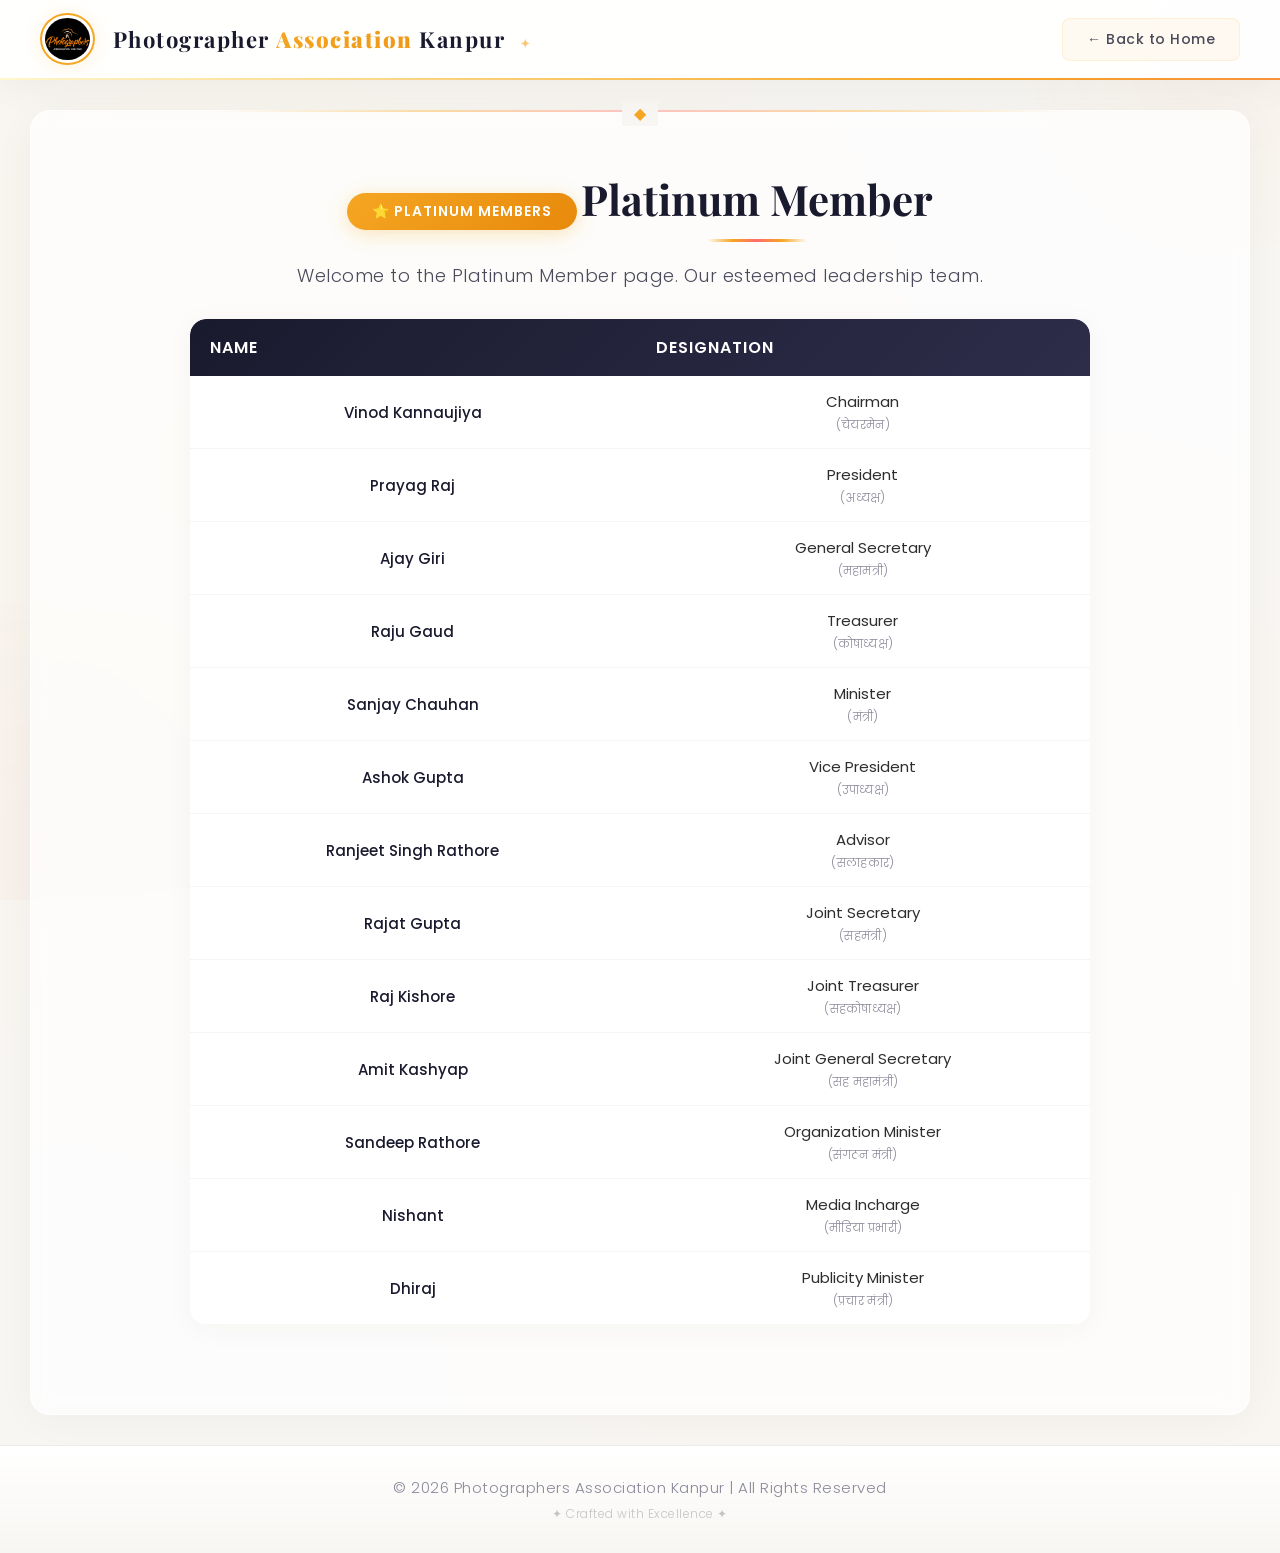
<file: platinum-member.html>
<!DOCTYPE html>
<html lang="en">
<head>
    <meta charset="UTF-8">
    <meta name="viewport" content="width=device-width, initial-scale=1.0">
    <link rel="icon" type="image/png" href="images/favicon.png">
    <title>Platinum Member - Photographer Association Kanpur</title>

    <style>
        /* ========================================
           COMPLETE CSS - EMBEDDED
           ======================================== */
        @import url('https://fonts.googleapis.com/css2?family=Playfair+Display:ital,wght@0,400;0,600;0,700;0,900;1,400&family=Poppins:wght@300;400;500;600;700;800&display=swap');

        * {
            margin: 0;
            padding: 0;
            box-sizing: border-box;
        }

        html {
            scroll-behavior: smooth;
        }

        body {
            font-family: 'Poppins', sans-serif;
            background: #f8f6f3;
            background-image: 
                radial-gradient(ellipse at 20% 30%, rgba(255, 215, 0, 0.03) 0%, transparent 50%),
                radial-gradient(ellipse at 80% 70%, rgba(255, 215, 0, 0.02) 0%, transparent 50%);
            min-height: 100vh;
            color: #2d2d2d;
            overflow-x: hidden;
        }

        /* ===== FLOATING PARTICLES ===== */
        .particles-container {
            position: fixed;
            top: 0;
            left: 0;
            width: 100%;
            height: 100%;
            pointer-events: none;
            z-index: 0;
            overflow: hidden;
        }

        .particle {
            position: absolute;
            width: 4px;
            height: 4px;
            background: linear-gradient(135deg, #f5a623, #ff6b6b);
            border-radius: 50%;
            opacity: 0;
            animation: floatParticle linear infinite;
        }

        .particle:nth-child(1) { left: 5%; animation-duration: 14s; animation-delay: 0s; width: 3px; height: 3px; }
        .particle:nth-child(2) { left: 12%; animation-duration: 18s; animation-delay: 2s; width: 5px; height: 5px; }
        .particle:nth-child(3) { left: 20%; animation-duration: 12s; animation-delay: 4s; width: 2px; height: 2px; }
        .particle:nth-child(4) { left: 28%; animation-duration: 16s; animation-delay: 1s; width: 4px; height: 4px; }
        .particle:nth-child(5) { left: 35%; animation-duration: 13s; animation-delay: 3s; width: 3px; height: 3px; }
        .particle:nth-child(6) { left: 42%; animation-duration: 15s; animation-delay: 5s; width: 5px; height: 5px; }
        .particle:nth-child(7) { left: 50%; animation-duration: 19s; animation-delay: 2s; width: 2px; height: 2px; }
        .particle:nth-child(8) { left: 58%; animation-duration: 14s; animation-delay: 4s; width: 4px; height: 4px; }
        .particle:nth-child(9) { left: 65%; animation-duration: 17s; animation-delay: 1s; width: 3px; height: 3px; }
        .particle:nth-child(10) { left: 72%; animation-duration: 11s; animation-delay: 3s; width: 5px; height: 5px; }
        .particle:nth-child(11) { left: 80%; animation-duration: 16s; animation-delay: 6s; width: 3px; height: 3px; }
        .particle:nth-child(12) { left: 88%; animation-duration: 13s; animation-delay: 2s; width: 4px; height: 4px; }
        .particle:nth-child(13) { left: 95%; animation-duration: 15s; animation-delay: 4s; width: 2px; height: 2px; }
        .particle:nth-child(14) { left: 45%; animation-duration: 20s; animation-delay: 7s; width: 5px; height: 5px; }
        .particle:nth-child(15) { left: 75%; animation-duration: 14s; animation-delay: 5s; width: 3px; height: 3px; }

        @keyframes floatParticle {
            0% { transform: translateY(100vh) rotate(0deg) scale(0); opacity: 0; }
            10% { opacity: 0.8; }
            90% { opacity: 0.8; }
            100% { transform: translateY(-10vh) rotate(720deg) scale(1); opacity: 0; }
        }

        /* ===== 3D FLOATING SHAPES ===== */
        .floating-shapes {
            position: fixed;
            top: 0;
            left: 0;
            width: 100%;
            height: 100%;
            pointer-events: none;
            z-index: 0;
            overflow: hidden;
        }

        .shape {
            position: absolute;
            border-radius: 50%;
            opacity: 0.04;
            animation: floatShape ease-in-out infinite alternate;
        }

        .shape:nth-child(1) {
            width: 400px;
            height: 400px;
            background: radial-gradient(circle, #f5a623, transparent);
            top: -150px;
            right: -150px;
            animation-duration: 25s;
        }

        .shape:nth-child(2) {
            width: 500px;
            height: 500px;
            background: radial-gradient(circle, #ff6b6b, transparent);
            bottom: -200px;
            left: -200px;
            animation-duration: 30s;
            animation-delay: 3s;
        }

        .shape:nth-child(3) {
            width: 300px;
            height: 300px;
            background: radial-gradient(circle, #f5a623, transparent);
            top: 50%;
            left: 50%;
            transform: translate(-50%, -50%);
            animation-duration: 35s;
            animation-delay: 6s;
        }

        @keyframes floatShape {
            0% { transform: translate(0, 0) scale(1) rotate(0deg); }
            33% { transform: translate(40px, -40px) scale(1.1) rotate(120deg); }
            66% { transform: translate(-30px, 30px) scale(0.9) rotate(240deg); }
            100% { transform: translate(20px, -20px) scale(1.05) rotate(360deg); }
        }

        /* ===== HEADER ===== */
        .header {
            height: 80px;
            background: rgba(255, 255, 255, 0.92);
            backdrop-filter: blur(20px);
            -webkit-backdrop-filter: blur(20px);
            display: flex;
            justify-content: space-between;
            align-items: center;
            padding: 0 40px;
            border-bottom: 2px solid rgba(255, 215, 0, 0.2);
            position: sticky;
            top: 0;
            z-index: 9999;
            box-shadow: 0 2px 40px rgba(0, 0, 0, 0.06);
            transform-style: preserve-3d;
            perspective: 1000px;
            animation: headerFloat 12s ease-in-out infinite;
        }

        @keyframes headerFloat {
            0%, 100% { transform: rotateX(0deg) rotateY(0deg); box-shadow: 0 2px 40px rgba(0, 0, 0, 0.06); }
            25% { transform: rotateX(1deg) rotateY(-1deg); box-shadow: 0 4px 50px rgba(245, 166, 35, 0.08); }
            75% { transform: rotateX(-1deg) rotateY(1deg); box-shadow: 0 4px 50px rgba(255, 107, 107, 0.08); }
        }

        .header::after {
            content: '';
            position: absolute;
            bottom: -2px;
            left: 0;
            right: 0;
            height: 2px;
            background: linear-gradient(90deg, transparent, #f5a623, #ff6b6b, #f5a623, transparent);
            animation: shimmerGold 4s ease-in-out infinite;
            background-size: 300% 100%;
        }

        @keyframes shimmerGold {
            0%, 100% { background-position: 0% 50%; }
            50% { background-position: 100% 50%; }
        }

        .left {
            display: flex;
            align-items: center;
            gap: 18px;
        }

        .logo {
            height: 52px;
            width: auto;
            display: block;
            border-radius: 50%;
            border: 2px solid #f5a623;
            padding: 3px;
            background: #ffffff;
            box-shadow: 0 2px 20px rgba(245, 166, 35, 0.15);
            transition: all 0.5s ease;
            transform-style: preserve-3d;
            animation: logo3D 10s ease-in-out infinite;
        }

        @keyframes logo3D {
            0%, 100% { transform: rotateY(0deg) rotateX(0deg) scale(1); }
            25% { transform: rotateY(15deg) rotateX(5deg) scale(1.02); }
            75% { transform: rotateY(-15deg) rotateX(-5deg) scale(0.98); }
        }

        .logo:hover {
            transform: scale(1.08) rotate(-5deg) rotateY(25deg);
            box-shadow: 0 4px 40px rgba(245, 166, 35, 0.3);
        }

        .brand {
            font-size: 22px;
            font-weight: 700;
            color: #1a1a2e;
            letter-spacing: 1.5px;
            font-family: 'Playfair Display', serif;
            animation: textPulse 5s ease-in-out infinite;
        }

        @keyframes textPulse {
            0%, 100% { text-shadow: 0 0 0px rgba(245, 166, 35, 0); }
            50% { text-shadow: 0 0 30px rgba(245, 166, 35, 0.08), 0 0 60px rgba(245, 166, 35, 0.04); }
        }

        .brand .highlight {
            background: linear-gradient(135deg, #f5a623, #e8890c);
            -webkit-background-clip: text;
            -webkit-text-fill-color: transparent;
            background-clip: text;
            font-weight: 900;
            animation: gradientMove 4s ease-in-out infinite;
            background-size: 200% 200%;
        }

        @keyframes gradientMove {
            0%, 100% { background-position: 0% 50%; }
            50% { background-position: 100% 50%; }
        }

        .brand::after {
            content: '✦';
            color: #f5a623;
            font-size: 12px;
            margin-left: 8px;
            opacity: 0.6;
            display: inline-block;
            animation: spinStar 8s linear infinite;
        }

        @keyframes spinStar {
            0% { transform: rotate(0deg) scale(1); }
            50% { transform: rotate(180deg) scale(1.3); }
            100% { transform: rotate(360deg) scale(1); }
        }

        /* ===== BACK BUTTON ===== */
        .back-btn {
            text-decoration: none;
            color: #4a4a5a;
            font-weight: 500;
            transition: all 0.4s cubic-bezier(0.68, -0.55, 0.265, 1.55);
            font-size: 14px;
            padding: 10px 24px;
            border-radius: 8px;
            font-family: 'Poppins', sans-serif;
            letter-spacing: 0.5px;
            position: relative;
            background: rgba(245, 166, 35, 0.06);
            border: 1px solid rgba(245, 166, 35, 0.15);
            transform-style: preserve-3d;
            perspective: 500px;
        }

        .back-btn::before {
            content: '← ';
            transition: all 0.3s ease;
        }

        .back-btn:hover {
            color: #f5a623;
            background: rgba(245, 166, 35, 0.12);
            transform: translateY(-2px) rotateX(3deg);
            box-shadow: 0 8px 30px rgba(245, 166, 35, 0.1);
            border-color: #f5a623;
        }

        .back-btn:hover::before {
            transform: translateX(-5px);
        }

        /* ===== MAIN CONTENT ===== */
        .main-content {
            padding: 60px 40px;
            margin: 30px 30px;
            background: rgba(255, 255, 255, 0.7);
            backdrop-filter: blur(10px);
            border-radius: 20px;
            border: 1px solid rgba(255, 255, 255, 0.8);
            box-shadow: 0 4px 40px rgba(0, 0, 0, 0.04);
            position: relative;
            transition: all 0.6s cubic-bezier(0.68, -0.55, 0.265, 1.55);
            transform-style: preserve-3d;
            perspective: 1000px;
            animation: sectionFloat 8s ease-in-out infinite;
            text-align: center;
        }

        @keyframes sectionFloat {
            0%, 100% { transform: translateY(0px) rotateX(0deg); }
            50% { transform: translateY(-8px) rotateX(1deg); }
        }

        .main-content:hover {
            transform: translateY(-5px) rotateX(1deg) scale(1.005);
            box-shadow: 0 20px 80px rgba(0, 0, 0, 0.06);
            border-color: rgba(245, 166, 35, 0.1);
        }

        .main-content::before {
            content: '';
            position: absolute;
            top: -1px;
            left: 15%;
            right: 15%;
            height: 2px;
            background: linear-gradient(90deg, transparent, #f5a623, #ff6b6b, #f5a623, transparent);
            border-radius: 2px;
            opacity: 0.4;
            animation: lineShimmer 4s ease-in-out infinite;
        }

        @keyframes lineShimmer {
            0%, 100% { opacity: 0.3; transform: scaleX(1); }
            50% { opacity: 1; transform: scaleX(1.1); }
        }

        .main-content::after {
            content: '◆';
            position: absolute;
            top: -10px;
            left: 50%;
            transform: translateX(-50%);
            color: #f5a623;
            font-size: 16px;
            background: #f8f6f3;
            padding: 0 12px;
            animation: diamondSpin 10s linear infinite;
        }

        @keyframes diamondSpin {
            0% { transform: translateX(-50%) rotate(0deg); }
            100% { transform: translateX(-50%) rotate(360deg); }
        }

        h1 {
            font-size: 42px;
            font-weight: 700;
            font-family: 'Playfair Display', serif;
            color: #1a1a2e;
            position: relative;
            display: inline-block;
            padding-bottom: 15px;
            margin-bottom: 20px;
        }

        h1::after {
            content: '';
            position: absolute;
            bottom: 0;
            left: 50%;
            transform: translateX(-50%);
            width: 100px;
            height: 3px;
            background: linear-gradient(90deg, transparent, #f5a623, #ff6b6b, #f5a623, transparent);
            border-radius: 2px;
            animation: lineWidth 5s ease-in-out infinite;
        }

        @keyframes lineWidth {
            0%, 100% { width: 100px; }
            50% { width: 150px; }
        }

        .subtitle {
            color: #4a4a5a;
            font-size: 18px;
            font-weight: 300;
            margin-bottom: 30px;
            letter-spacing: 0.5px;
        }

        .platinum-badge {
            display: inline-block;
            background: linear-gradient(135deg, #f5a623, #e8890c);
            color: white;
            padding: 8px 25px;
            border-radius: 50px;
            font-weight: 600;
            font-size: 14px;
            letter-spacing: 1px;
            text-transform: uppercase;
            margin-bottom: 30px;
            animation: badgePulse 3s ease-in-out infinite;
            box-shadow: 0 4px 20px rgba(245, 166, 35, 0.3);
        }

        @keyframes badgePulse {
            0%, 100% { transform: scale(1); box-shadow: 0 4px 20px rgba(245, 166, 35, 0.3); }
            50% { transform: scale(1.05); box-shadow: 0 8px 40px rgba(245, 166, 35, 0.4); }
        }

        /* ===== TABLE STYLING ===== */
        .table-container {
            max-width: 900px;
            margin: 30px auto;
            overflow-x: auto;
            border-radius: 16px;
            box-shadow: 0 4px 30px rgba(0, 0, 0, 0.04);
        }

        table {
            width: 100%;
            border-collapse: collapse;
            background: rgba(255, 255, 255, 0.9);
            border-radius: 16px;
            overflow: hidden;
        }

        thead {
            background: linear-gradient(135deg, #1a1a2e, #2d2d4a);
        }

        th {
            padding: 16px 20px;
            color: #ffffff;
            font-weight: 600;
            font-size: 16px;
            letter-spacing: 1px;
            text-transform: uppercase;
            text-align: left;
        }

        td {
            padding: 14px 20px;
            border-bottom: 1px solid rgba(0, 0, 0, 0.04);
            color: #2d2d2d;
            font-weight: 400;
            font-size: 15px;
            transition: all 0.3s ease;
        }

        tr {
            transition: all 0.3s ease;
        }

        tr:hover {
            background: rgba(245, 166, 35, 0.04);
            transform: scale(1.005);
        }

        tr:last-child td {
            border-bottom: none;
        }

        td:first-child {
            font-weight: 500;
            color: #1a1a2e;
        }

        .hindi {
            display: block;
            font-size: 12px;
            color: #8a8a9a;
            margin-top: 3px;
            font-weight: 300;
            letter-spacing: 0.3px;
        }

        /* ===== TABLE ROW ANIMATION ===== */
        tr {
            animation: rowFade 0.6s ease forwards;
            opacity: 0;
        }

        tr:nth-child(1) { animation-delay: 0.1s; }
        tr:nth-child(2) { animation-delay: 0.2s; }
        tr:nth-child(3) { animation-delay: 0.3s; }
        tr:nth-child(4) { animation-delay: 0.4s; }
        tr:nth-child(5) { animation-delay: 0.5s; }
        tr:nth-child(6) { animation-delay: 0.6s; }
        tr:nth-child(7) { animation-delay: 0.7s; }
        tr:nth-child(8) { animation-delay: 0.8s; }
        tr:nth-child(9) { animation-delay: 0.9s; }
        tr:nth-child(10) { animation-delay: 1s; }
        tr:nth-child(11) { animation-delay: 1.1s; }
        tr:nth-child(12) { animation-delay: 1.2s; }
        tr:nth-child(13) { animation-delay: 1.3s; }

        @keyframes rowFade {
            from {
                opacity: 0;
                transform: translateX(-20px);
            }
            to {
                opacity: 1;
                transform: translateX(0);
            }
        }

        /* ===== FOOTER ===== */
        footer {
            background: linear-gradient(180deg, rgba(255, 255, 255, 0.95), #f8f6f3);
            text-align: center;
            padding: 30px 20px;
            margin-top: 30px;
            border-top: 1px solid rgba(0, 0, 0, 0.04);
            transform-style: preserve-3d;
            perspective: 1000px;
            animation: footerFloat 15s ease-in-out infinite;
        }

        @keyframes footerFloat {
            0%, 100% { transform: rotateX(0deg); }
            50% { transform: rotateX(1deg); }
        }

        footer p {
            color: #8a8a9a;
            font-size: 15px;
            margin: 0 auto;
            font-weight: 300;
            letter-spacing: 0.5px;
            text-align: center;
            max-width: 100%;
        }

        footer p:last-child {
            font-size: 12px;
            margin-top: 6px;
            color: #c4c4c4;
            animation: footerGlow 5s ease-in-out infinite;
        }

        @keyframes footerGlow {
            0%, 100% { opacity: 0.5; transform: scale(1); }
            50% { opacity: 1; transform: scale(1.05); color: #f5a623; }
        }

        /* ===== RESPONSIVE ===== */
        @media (max-width: 768px) {
            .header {
                height: 70px;
                padding: 0 20px;
                animation: none;
            }

            .logo {
                height: 42px;
                animation: none;
            }

            .brand {
                font-size: 16px;
                animation: none;
            }

            .brand .highlight {
                font-size: 17px;
            }

            .brand::after {
                display: none;
            }

            .particles-container,
            .floating-shapes {
                display: none;
            }

            .main-content {
                padding: 40px 18px;
                margin: 15px 12px;
                border-radius: 14px;
                animation: none;
            }

            .main-content:hover {
                transform: translateY(-5px) scale(1.01);
            }

            h1 {
                font-size: 28px;
            }

            .subtitle {
                font-size: 15px;
            }

            .table-container {
                margin: 20px 0;
            }

            th, td {
                padding: 12px 14px;
                font-size: 13px;
            }

            .hindi {
                font-size: 11px;
            }

            .back-btn {
                font-size: 13px;
                padding: 8px 18px;
            }

            footer {
                animation: none;
            }

            footer p {
                font-size: 13px;
            }

            footer p:last-child {
                font-size: 11px;
                animation: none;
            }
        }

        @media (max-width: 480px) {
            .header {
                height: 60px;
                padding: 0 12px;
            }

            .logo {
                height: 36px;
            }

            .brand {
                font-size: 13px;
            }

            .brand .highlight {
                font-size: 14px;
            }

            .left {
                gap: 10px;
            }

            .main-content {
                padding: 25px 12px;
                margin: 10px 8px;
                border-radius: 10px;
            }

            .main-content::after {
                font-size: 12px;
                top: -8px;
                padding: 0 8px;
            }

            h1 {
                font-size: 22px;
                padding-bottom: 10px;
            }

            h1::after {
                width: 60px;
            }

            .platinum-badge {
                font-size: 11px;
                padding: 6px 16px;
            }

            .subtitle {
                font-size: 13px;
            }

            th, td {
                padding: 10px 10px;
                font-size: 12px;
            }

            .hindi {
                font-size: 10px;
            }

            .back-btn {
                font-size: 12px;
                padding: 6px 14px;
            }

            footer {
                padding: 15px 12px;
            }

            footer p {
                font-size: 11px;
            }

            footer p:last-child {
                font-size: 10px;
                animation: none;
            }
        }
    </style>
</head>

<body>

<!-- ===== FLOATING PARTICLES ===== -->
<div class="particles-container">
    <div class="particle"></div>
    <div class="particle"></div>
    <div class="particle"></div>
    <div class="particle"></div>
    <div class="particle"></div>
    <div class="particle"></div>
    <div class="particle"></div>
    <div class="particle"></div>
    <div class="particle"></div>
    <div class="particle"></div>
    <div class="particle"></div>
    <div class="particle"></div>
    <div class="particle"></div>
    <div class="particle"></div>
    <div class="particle"></div>
</div>

<!-- ===== 3D FLOATING SHAPES ===== -->
<div class="floating-shapes">
    <div class="shape"></div>
    <div class="shape"></div>
    <div class="shape"></div>
</div>

<!-- ===== HEADER ===== -->
<header class="header">
    <div class="left">
        <img src="images/logo.png" class="logo" alt="Logo">
        <div class="brand">
            Photographer <span class="highlight">Association</span> Kanpur
        </div>
    </div>

    <a href="index.html" class="back-btn">Back to Home</a>
</header>

<!-- ===== MAIN CONTENT ===== -->
<div class="main-content">
    <div class="platinum-badge">⭐ Platinum Members</div>
    
    <h1>Platinum Member</h1>
    <p class="subtitle">Welcome to the Platinum Member page. Our esteemed leadership team.</p>

    <!-- TABLE START -->
    <div class="table-container">
        <table>
            <thead>
                <tr>
                    <th>Name</th>
                    <th>Designation</th>
                </tr>
            </thead>

            <tbody>
                <tr>
                    <td>Vinod Kannaujiya</td>
                    <td>
                        Chairman
                        <span class="hindi">(चेयरमेन)</span>
                    </td>
                </tr>

                <tr>
                    <td>Prayag Raj</td>
                    <td>
                        President
                        <span class="hindi">(अध्यक्ष)</span>
                    </td>
                </tr>

                <tr>
                    <td>Ajay Giri</td>
                    <td>
                        General Secretary 
                        <span class="hindi">(महामंत्री)</span>
                    </td>
                </tr>

                <tr>
                    <td>Raju Gaud</td>
                    <td>
                        Treasurer 
                        <span class="hindi">(कोषाध्यक्ष)</span>
                    </td>
                </tr>

                <tr>
                    <td>Sanjay Chauhan</td>
                    <td>
                        Minister 
                        <span class="hindi">(मंत्री)</span>
                    </td>
                </tr>

                <tr>
                    <td>Ashok Gupta</td>
                    <td>
                        Vice President 
                        <span class="hindi">(उपाध्यक्ष)</span>
                    </td>
                </tr>

                <tr>
                    <td>Ranjeet Singh Rathore</td>
                    <td>
                        Advisor
                        <span class="hindi">(सलाहकार)</span>
                    </td>
                </tr>

                <tr>
                    <td>Rajat Gupta</td>
                    <td>
                        Joint Secretary
                        <span class="hindi">(सहमंत्री)</span>
                    </td>
                </tr>

                <tr>
                    <td>Raj Kishore</td>
                    <td>
                        Joint Treasurer
                        <span class="hindi">(सहकोषाध्यक्ष)</span>
                    </td>
                </tr>

                <tr>
                    <td>Amit Kashyap</td>
                    <td>
                        Joint General Secretary 
                        <span class="hindi">(सह महामंत्री)</span>
                    </td>
                </tr>

                <tr>
                    <td>Sandeep Rathore</td>
                    <td>
                        Organization Minister 
                        <span class="hindi">(संगठन मंत्री)</span>
                    </td>
                </tr>

                <tr>
                    <td>Nishant</td>
                    <td>
                        Media Incharge 
                        <span class="hindi">(मीडिया प्रभारी)</span>
                    </td>
                </tr>

                <tr>
                    <td>Dhiraj</td>
                    <td>
                        Publicity Minister
                        <span class="hindi">(प्रचार मंत्री)</span>
                    </td>
                </tr>
            </tbody>
        </table>
    </div>
    <!-- TABLE END -->
</div>

<!-- ===== FOOTER ===== -->
<footer>
    <p>© 2026 Photographers Association Kanpur | All Rights Reserved</p>
    <p>✦ Crafted with Excellence ✦</p>
</footer>

</body>
</html>
</file>
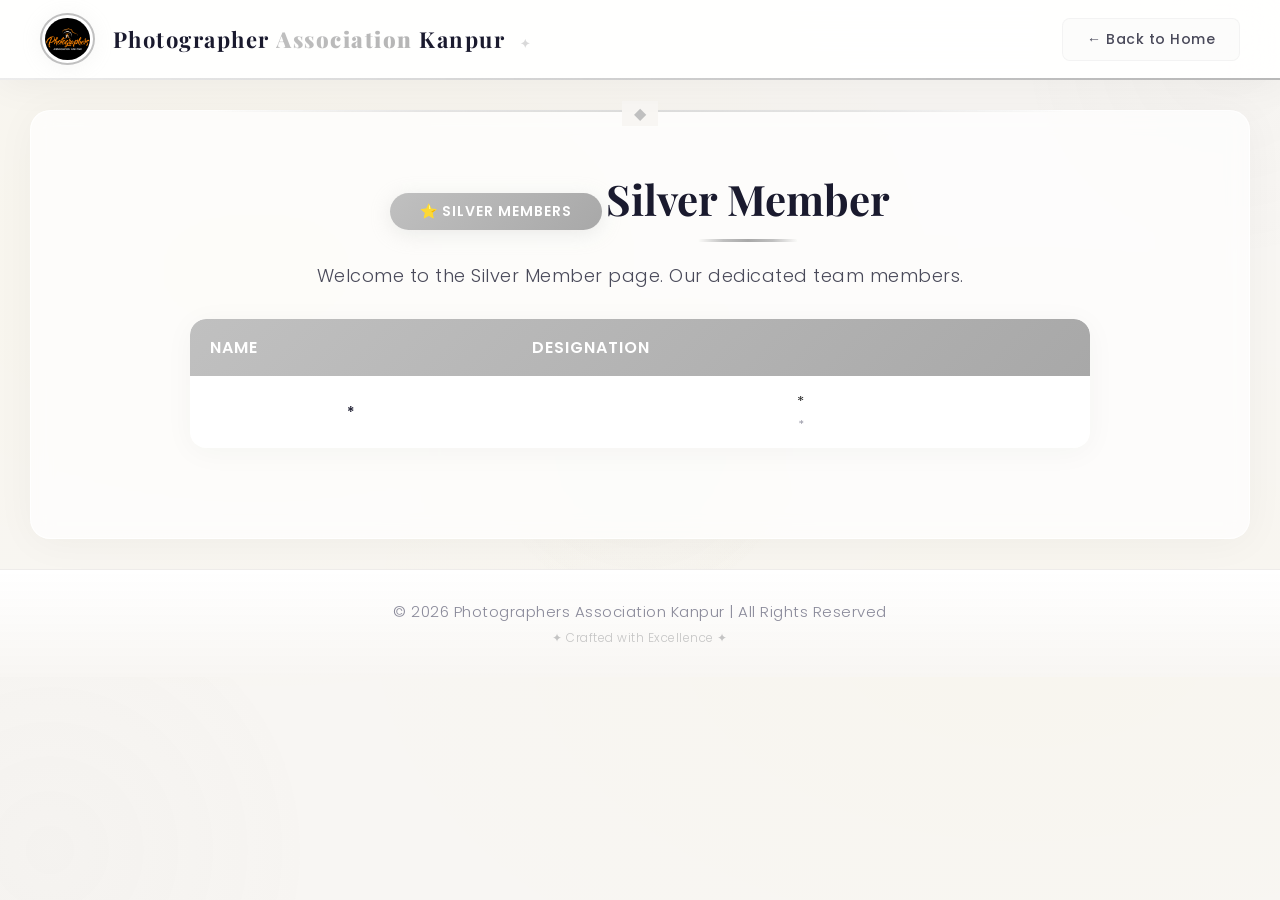
<file: silver-member.html>
<!DOCTYPE html>
<html lang="en">
<head>
    <meta charset="UTF-8">
    <meta name="viewport" content="width=device-width, initial-scale=1.0">
    <link rel="icon" type="image/png" href="images/favicon.png">
    <title>Silver Member - Photographer Association Kanpur</title>

    <style>
        /* ========================================
           COMPLETE CSS - EMBEDDED
           ======================================== */
        @import url('https://fonts.googleapis.com/css2?family=Playfair+Display:ital,wght@0,400;0,600;0,700;0,900;1,400&family=Poppins:wght@300;400;500;600;700;800&display=swap');

        * {
            margin: 0;
            padding: 0;
            box-sizing: border-box;
        }

        html {
            scroll-behavior: smooth;
        }

        body {
            font-family: 'Poppins', sans-serif;
            background: #f8f6f3;
            background-image: 
                radial-gradient(ellipse at 20% 30%, rgba(255, 215, 0, 0.03) 0%, transparent 50%),
                radial-gradient(ellipse at 80% 70%, rgba(255, 215, 0, 0.02) 0%, transparent 50%);
            min-height: 100vh;
            color: #2d2d2d;
            overflow-x: hidden;
        }

        /* ===== FLOATING PARTICLES ===== */
        .particles-container {
            position: fixed;
            top: 0;
            left: 0;
            width: 100%;
            height: 100%;
            pointer-events: none;
            z-index: 0;
            overflow: hidden;
        }

        .particle {
            position: absolute;
            width: 4px;
            height: 4px;
            background: linear-gradient(135deg, #c0c0c0, #a8a8a8);
            border-radius: 50%;
            opacity: 0;
            animation: floatParticle linear infinite;
        }

        .particle:nth-child(1) { left: 5%; animation-duration: 14s; animation-delay: 0s; width: 3px; height: 3px; }
        .particle:nth-child(2) { left: 12%; animation-duration: 18s; animation-delay: 2s; width: 5px; height: 5px; }
        .particle:nth-child(3) { left: 20%; animation-duration: 12s; animation-delay: 4s; width: 2px; height: 2px; }
        .particle:nth-child(4) { left: 28%; animation-duration: 16s; animation-delay: 1s; width: 4px; height: 4px; }
        .particle:nth-child(5) { left: 35%; animation-duration: 13s; animation-delay: 3s; width: 3px; height: 3px; }
        .particle:nth-child(6) { left: 42%; animation-duration: 15s; animation-delay: 5s; width: 5px; height: 5px; }
        .particle:nth-child(7) { left: 50%; animation-duration: 19s; animation-delay: 2s; width: 2px; height: 2px; }
        .particle:nth-child(8) { left: 58%; animation-duration: 14s; animation-delay: 4s; width: 4px; height: 4px; }
        .particle:nth-child(9) { left: 65%; animation-duration: 17s; animation-delay: 1s; width: 3px; height: 3px; }
        .particle:nth-child(10) { left: 72%; animation-duration: 11s; animation-delay: 3s; width: 5px; height: 5px; }
        .particle:nth-child(11) { left: 80%; animation-duration: 16s; animation-delay: 6s; width: 3px; height: 3px; }
        .particle:nth-child(12) { left: 88%; animation-duration: 13s; animation-delay: 2s; width: 4px; height: 4px; }
        .particle:nth-child(13) { left: 95%; animation-duration: 15s; animation-delay: 4s; width: 2px; height: 2px; }
        .particle:nth-child(14) { left: 45%; animation-duration: 20s; animation-delay: 7s; width: 5px; height: 5px; }
        .particle:nth-child(15) { left: 75%; animation-duration: 14s; animation-delay: 5s; width: 3px; height: 3px; }

        @keyframes floatParticle {
            0% { transform: translateY(100vh) rotate(0deg) scale(0); opacity: 0; }
            10% { opacity: 0.8; }
            90% { opacity: 0.8; }
            100% { transform: translateY(-10vh) rotate(720deg) scale(1); opacity: 0; }
        }

        /* ===== 3D FLOATING SHAPES ===== */
        .floating-shapes {
            position: fixed;
            top: 0;
            left: 0;
            width: 100%;
            height: 100%;
            pointer-events: none;
            z-index: 0;
            overflow: hidden;
        }

        .shape {
            position: absolute;
            border-radius: 50%;
            opacity: 0.04;
            animation: floatShape ease-in-out infinite alternate;
        }

        .shape:nth-child(1) {
            width: 400px;
            height: 400px;
            background: radial-gradient(circle, #c0c0c0, transparent);
            top: -150px;
            right: -150px;
            animation-duration: 25s;
        }

        .shape:nth-child(2) {
            width: 500px;
            height: 500px;
            background: radial-gradient(circle, #a8a8a8, transparent);
            bottom: -200px;
            left: -200px;
            animation-duration: 30s;
            animation-delay: 3s;
        }

        .shape:nth-child(3) {
            width: 300px;
            height: 300px;
            background: radial-gradient(circle, #c0c0c0, transparent);
            top: 50%;
            left: 50%;
            transform: translate(-50%, -50%);
            animation-duration: 35s;
            animation-delay: 6s;
        }

        @keyframes floatShape {
            0% { transform: translate(0, 0) scale(1) rotate(0deg); }
            33% { transform: translate(40px, -40px) scale(1.1) rotate(120deg); }
            66% { transform: translate(-30px, 30px) scale(0.9) rotate(240deg); }
            100% { transform: translate(20px, -20px) scale(1.05) rotate(360deg); }
        }

        /* ===== HEADER ===== */
        .header {
            height: 80px;
            background: rgba(255, 255, 255, 0.92);
            backdrop-filter: blur(20px);
            -webkit-backdrop-filter: blur(20px);
            display: flex;
            justify-content: space-between;
            align-items: center;
            padding: 0 40px;
            border-bottom: 2px solid rgba(192, 192, 192, 0.3);
            position: sticky;
            top: 0;
            z-index: 9999;
            box-shadow: 0 2px 40px rgba(0, 0, 0, 0.06);
            transform-style: preserve-3d;
            perspective: 1000px;
            animation: headerFloat 12s ease-in-out infinite;
        }

        @keyframes headerFloat {
            0%, 100% { transform: rotateX(0deg) rotateY(0deg); box-shadow: 0 2px 40px rgba(0, 0, 0, 0.06); }
            25% { transform: rotateX(1deg) rotateY(-1deg); box-shadow: 0 4px 50px rgba(192, 192, 192, 0.08); }
            75% { transform: rotateX(-1deg) rotateY(1deg); box-shadow: 0 4px 50px rgba(168, 168, 168, 0.08); }
        }

        .header::after {
            content: '';
            position: absolute;
            bottom: -2px;
            left: 0;
            right: 0;
            height: 2px;
            background: linear-gradient(90deg, transparent, #c0c0c0, #a8a8a8, #c0c0c0, transparent);
            animation: shimmerSilver 4s ease-in-out infinite;
            background-size: 300% 100%;
        }

        @keyframes shimmerSilver {
            0%, 100% { background-position: 0% 50%; }
            50% { background-position: 100% 50%; }
        }

        .left {
            display: flex;
            align-items: center;
            gap: 18px;
        }

        .logo {
            height: 52px;
            width: auto;
            display: block;
            border-radius: 50%;
            border: 2px solid #c0c0c0;
            padding: 3px;
            background: #ffffff;
            box-shadow: 0 2px 20px rgba(192, 192, 192, 0.15);
            transition: all 0.5s ease;
            transform-style: preserve-3d;
            animation: logo3D 10s ease-in-out infinite;
        }

        @keyframes logo3D {
            0%, 100% { transform: rotateY(0deg) rotateX(0deg) scale(1); }
            25% { transform: rotateY(15deg) rotateX(5deg) scale(1.02); }
            75% { transform: rotateY(-15deg) rotateX(-5deg) scale(0.98); }
        }

        .logo:hover {
            transform: scale(1.08) rotate(-5deg) rotateY(25deg);
            box-shadow: 0 4px 40px rgba(192, 192, 192, 0.3);
        }

        .brand {
            font-size: 22px;
            font-weight: 700;
            color: #1a1a2e;
            letter-spacing: 1.5px;
            font-family: 'Playfair Display', serif;
            animation: textPulse 5s ease-in-out infinite;
        }

        @keyframes textPulse {
            0%, 100% { text-shadow: 0 0 0px rgba(192, 192, 192, 0); }
            50% { text-shadow: 0 0 30px rgba(192, 192, 192, 0.08), 0 0 60px rgba(192, 192, 192, 0.04); }
        }

        .brand .highlight {
            background: linear-gradient(135deg, #c0c0c0, #a8a8a8);
            -webkit-background-clip: text;
            -webkit-text-fill-color: transparent;
            background-clip: text;
            font-weight: 900;
            animation: gradientMove 4s ease-in-out infinite;
            background-size: 200% 200%;
        }

        @keyframes gradientMove {
            0%, 100% { background-position: 0% 50%; }
            50% { background-position: 100% 50%; }
        }

        .brand::after {
            content: '✦';
            color: #c0c0c0;
            font-size: 12px;
            margin-left: 8px;
            opacity: 0.6;
            display: inline-block;
            animation: spinStar 8s linear infinite;
        }

        @keyframes spinStar {
            0% { transform: rotate(0deg) scale(1); }
            50% { transform: rotate(180deg) scale(1.3); }
            100% { transform: rotate(360deg) scale(1); }
        }

        /* ===== BACK BUTTON ===== */
        .back-btn {
            text-decoration: none;
            color: #4a4a5a;
            font-weight: 500;
            transition: all 0.4s cubic-bezier(0.68, -0.55, 0.265, 1.55);
            font-size: 14px;
            padding: 10px 24px;
            border-radius: 8px;
            font-family: 'Poppins', sans-serif;
            letter-spacing: 0.5px;
            position: relative;
            background: rgba(192, 192, 192, 0.06);
            border: 1px solid rgba(192, 192, 192, 0.15);
            transform-style: preserve-3d;
            perspective: 500px;
        }

        .back-btn::before {
            content: '← ';
            transition: all 0.3s ease;
        }

        .back-btn:hover {
            color: #a8a8a8;
            background: rgba(192, 192, 192, 0.12);
            transform: translateY(-2px) rotateX(3deg);
            box-shadow: 0 8px 30px rgba(192, 192, 192, 0.1);
            border-color: #c0c0c0;
        }

        .back-btn:hover::before {
            transform: translateX(-5px);
        }

        /* ===== MAIN CONTENT ===== */
        .main-content {
            padding: 60px 40px;
            margin: 30px 30px;
            background: rgba(255, 255, 255, 0.7);
            backdrop-filter: blur(10px);
            border-radius: 20px;
            border: 1px solid rgba(255, 255, 255, 0.8);
            box-shadow: 0 4px 40px rgba(0, 0, 0, 0.04);
            position: relative;
            transition: all 0.6s cubic-bezier(0.68, -0.55, 0.265, 1.55);
            transform-style: preserve-3d;
            perspective: 1000px;
            animation: sectionFloat 8s ease-in-out infinite;
            text-align: center;
        }

        @keyframes sectionFloat {
            0%, 100% { transform: translateY(0px) rotateX(0deg); }
            50% { transform: translateY(-8px) rotateX(1deg); }
        }

        .main-content:hover {
            transform: translateY(-5px) rotateX(1deg) scale(1.005);
            box-shadow: 0 20px 80px rgba(0, 0, 0, 0.06);
            border-color: rgba(192, 192, 192, 0.1);
        }

        .main-content::before {
            content: '';
            position: absolute;
            top: -1px;
            left: 15%;
            right: 15%;
            height: 2px;
            background: linear-gradient(90deg, transparent, #c0c0c0, #a8a8a8, #c0c0c0, transparent);
            border-radius: 2px;
            opacity: 0.4;
            animation: lineShimmer 4s ease-in-out infinite;
        }

        @keyframes lineShimmer {
            0%, 100% { opacity: 0.3; transform: scaleX(1); }
            50% { opacity: 1; transform: scaleX(1.1); }
        }

        .main-content::after {
            content: '◆';
            position: absolute;
            top: -10px;
            left: 50%;
            transform: translateX(-50%);
            color: #c0c0c0;
            font-size: 16px;
            background: #f8f6f3;
            padding: 0 12px;
            animation: diamondSpin 10s linear infinite;
        }

        @keyframes diamondSpin {
            0% { transform: translateX(-50%) rotate(0deg); }
            100% { transform: translateX(-50%) rotate(360deg); }
        }

        h1 {
            font-size: 42px;
            font-weight: 700;
            font-family: 'Playfair Display', serif;
            color: #1a1a2e;
            position: relative;
            display: inline-block;
            padding-bottom: 15px;
            margin-bottom: 20px;
        }

        h1::after {
            content: '';
            position: absolute;
            bottom: 0;
            left: 50%;
            transform: translateX(-50%);
            width: 100px;
            height: 3px;
            background: linear-gradient(90deg, transparent, #c0c0c0, #a8a8a8, #c0c0c0, transparent);
            border-radius: 2px;
            animation: lineWidth 5s ease-in-out infinite;
        }

        @keyframes lineWidth {
            0%, 100% { width: 100px; }
            50% { width: 150px; }
        }

        .silver-badge {
            display: inline-block;
            background: linear-gradient(135deg, #c0c0c0, #a8a8a8);
            color: white;
            padding: 8px 30px;
            border-radius: 50px;
            font-weight: 600;
            font-size: 14px;
            letter-spacing: 1px;
            text-transform: uppercase;
            margin-bottom: 15px;
            animation: badgePulse 3s ease-in-out infinite;
            box-shadow: 0 4px 20px rgba(192, 192, 192, 0.3);
        }

        @keyframes badgePulse {
            0%, 100% { transform: scale(1); box-shadow: 0 4px 20px rgba(192, 192, 192, 0.3); }
            50% { transform: scale(1.05); box-shadow: 0 8px 40px rgba(192, 192, 192, 0.4); }
        }

        .subtitle {
            color: #4a4a5a;
            font-size: 18px;
            font-weight: 300;
            margin-bottom: 30px;
            letter-spacing: 0.5px;
        }

        /* ===== TABLE STYLING ===== */
        .table-container {
            max-width: 900px;
            margin: 30px auto;
            overflow-x: auto;
            border-radius: 16px;
            box-shadow: 0 4px 30px rgba(0, 0, 0, 0.04);
        }

        table {
            width: 100%;
            border-collapse: collapse;
            background: rgba(255, 255, 255, 0.9);
            border-radius: 16px;
            overflow: hidden;
        }

        thead {
            background: linear-gradient(135deg, #c0c0c0, #a8a8a8);
        }

        th {
            padding: 16px 20px;
            color: #ffffff;
            font-weight: 600;
            font-size: 16px;
            letter-spacing: 1px;
            text-transform: uppercase;
            text-align: left;
        }

        td {
            padding: 14px 20px;
            border-bottom: 1px solid rgba(0, 0, 0, 0.04);
            color: #2d2d2d;
            font-weight: 400;
            font-size: 15px;
            transition: all 0.3s ease;
        }

        tr {
            transition: all 0.3s ease;
        }

        tr:hover {
            background: rgba(192, 192, 192, 0.04);
            transform: scale(1.005);
        }

        tr:last-child td {
            border-bottom: none;
        }

        td:first-child {
            font-weight: 500;
            color: #1a1a2e;
        }

        .hindi {
            display: block;
            font-size: 12px;
            color: #8a8a9a;
            margin-top: 3px;
            font-weight: 300;
            letter-spacing: 0.3px;
        }

        /* ===== TABLE ROW ANIMATION ===== */
        tr {
            animation: rowFade 0.6s ease forwards;
            opacity: 0;
        }

        tr:nth-child(1) { animation-delay: 0.1s; }
        tr:nth-child(2) { animation-delay: 0.2s; }
        tr:nth-child(3) { animation-delay: 0.3s; }
        tr:nth-child(4) { animation-delay: 0.4s; }
        tr:nth-child(5) { animation-delay: 0.5s; }
        tr:nth-child(6) { animation-delay: 0.6s; }
        tr:nth-child(7) { animation-delay: 0.7s; }

        @keyframes rowFade {
            from {
                opacity: 0;
                transform: translateX(-20px);
            }
            to {
                opacity: 1;
                transform: translateX(0);
            }
        }

        /* ===== FOOTER ===== */
        footer {
            background: linear-gradient(180deg, rgba(255, 255, 255, 0.95), #f8f6f3);
            text-align: center;
            padding: 30px 20px;
            margin-top: 30px;
            border-top: 1px solid rgba(0, 0, 0, 0.04);
            transform-style: preserve-3d;
            perspective: 1000px;
            animation: footerFloat 15s ease-in-out infinite;
        }

        @keyframes footerFloat {
            0%, 100% { transform: rotateX(0deg); }
            50% { transform: rotateX(1deg); }
        }

        footer p {
            color: #8a8a9a;
            font-size: 15px;
            margin: 0 auto;
            font-weight: 300;
            letter-spacing: 0.5px;
            text-align: center;
            max-width: 100%;
        }

        footer p:last-child {
            font-size: 12px;
            margin-top: 6px;
            color: #c4c4c4;
            animation: footerGlow 5s ease-in-out infinite;
        }

        @keyframes footerGlow {
            0%, 100% { opacity: 0.5; transform: scale(1); }
            50% { opacity: 1; transform: scale(1.05); color: #c0c0c0; }
        }

        /* ===== RESPONSIVE ===== */
        @media (max-width: 768px) {
            .header {
                height: 70px;
                padding: 0 20px;
                animation: none;
            }

            .logo {
                height: 42px;
                animation: none;
            }

            .brand {
                font-size: 16px;
                animation: none;
            }

            .brand .highlight {
                font-size: 17px;
            }

            .brand::after {
                display: none;
            }

            .particles-container,
            .floating-shapes {
                display: none;
            }

            .main-content {
                padding: 40px 18px;
                margin: 15px 12px;
                border-radius: 14px;
                animation: none;
            }

            .main-content:hover {
                transform: translateY(-5px) scale(1.01);
            }

            h1 {
                font-size: 28px;
            }

            .subtitle {
                font-size: 15px;
            }

            .table-container {
                margin: 20px 0;
            }

            th, td {
                padding: 12px 14px;
                font-size: 13px;
            }

            .hindi {
                font-size: 11px;
            }

            .back-btn {
                font-size: 13px;
                padding: 8px 18px;
            }

            footer {
                animation: none;
            }

            footer p {
                font-size: 13px;
            }

            footer p:last-child {
                font-size: 11px;
                animation: none;
            }
        }

        @media (max-width: 480px) {
            .header {
                height: 60px;
                padding: 0 12px;
            }

            .logo {
                height: 36px;
            }

            .brand {
                font-size: 13px;
            }

            .brand .highlight {
                font-size: 14px;
            }

            .left {
                gap: 10px;
            }

            .main-content {
                padding: 25px 12px;
                margin: 10px 8px;
                border-radius: 10px;
            }

            .main-content::after {
                font-size: 12px;
                top: -8px;
                padding: 0 8px;
            }

            h1 {
                font-size: 22px;
                padding-bottom: 10px;
            }

            h1::after {
                width: 60px;
            }

            .silver-badge {
                font-size: 11px;
                padding: 6px 20px;
            }

            .subtitle {
                font-size: 13px;
            }

            th, td {
                padding: 10px 10px;
                font-size: 12px;
            }

            .hindi {
                font-size: 10px;
            }

            .back-btn {
                font-size: 12px;
                padding: 6px 14px;
            }

            footer {
                padding: 15px 12px;
            }

            footer p {
                font-size: 11px;
            }

            footer p:last-child {
                font-size: 10px;
                animation: none;
            }
        }
    </style>
</head>

<body>

<!-- ===== FLOATING PARTICLES ===== -->
<div class="particles-container">
    <div class="particle"></div>
    <div class="particle"></div>
    <div class="particle"></div>
    <div class="particle"></div>
    <div class="particle"></div>
    <div class="particle"></div>
    <div class="particle"></div>
    <div class="particle"></div>
    <div class="particle"></div>
    <div class="particle"></div>
    <div class="particle"></div>
    <div class="particle"></div>
    <div class="particle"></div>
    <div class="particle"></div>
    <div class="particle"></div>
</div>

<!-- ===== 3D FLOATING SHAPES ===== -->
<div class="floating-shapes">
    <div class="shape"></div>
    <div class="shape"></div>
    <div class="shape"></div>
</div>

<!-- ===== HEADER ===== -->
<header class="header">
    <div class="left">
        <img src="images/logo.png" class="logo" alt="Logo">
        <div class="brand">
            Photographer <span class="highlight">Association</span> Kanpur
        </div>
    </div>

    <a href="index.html" class="back-btn">Back to Home</a>
</header>

<!-- ===== MAIN CONTENT ===== -->
<div class="main-content">
    <div class="silver-badge">⭐ Silver Members</div>
    
    <h1>Silver Member</h1>
    <p class="subtitle">Welcome to the Silver Member page. Our dedicated team members.</p>

    <!-- TABLE START -->
    <div class="table-container">
        <table>
            <thead>
                <tr>
                    <th>Name</th>
                    <th>Designation</th>
                </tr>
            </thead>

            <tbody>
                <tr>
                    <td>*</td>
                    <td>
                        *
                        <span class="hindi">*</span>
                    </td>
                </tr>

            </tbody>
        </table>
    </div>
    <!-- TABLE END -->
</div>

<!-- ===== FOOTER ===== -->
<footer>
    <p>© 2026 Photographers Association Kanpur | All Rights Reserved</p>
    <p>✦ Crafted with Excellence ✦</p>
</footer>

</body>
</html>
</file>
<file: style.css>
/* ========================================
   LIGHT LUXURY - PREMIUM ANIMATED DESIGN
   ======================================== */

/* ----- FONTS ----- */
@import url('https://fonts.googleapis.com/css2?family=Playfair+Display:ital,wght@0,400;0,600;0,700;0,900;1,400&family=Poppins:wght@300;400;500;600;700;800&display=swap');

/* ----- RESET ----- */
* {
    margin: 0;
    padding: 0;
    box-sizing: border-box;
}

html {
    scroll-behavior: smooth;
}

body {
    font-family: 'Poppins', sans-serif;
    background: #f8f6f3;
    background-image: 
        radial-gradient(ellipse at 20% 30%, rgba(255, 215, 0, 0.03) 0%, transparent 50%),
        radial-gradient(ellipse at 80% 70%, rgba(255, 215, 0, 0.02) 0%, transparent 50%);
    min-height: 100vh;
    color: #2d2d2d;
    overflow-x: hidden;
}

/* ========================================
   FLOATING PARTICLES ANIMATION
   ======================================== */
.particles-container {
    position: fixed;
    top: 0;
    left: 0;
    width: 100%;
    height: 100%;
    pointer-events: none;
    z-index: 0;
    overflow: hidden;
}

.particle {
    position: absolute;
    width: 4px;
    height: 4px;
    background: linear-gradient(135deg, #f5a623, #ff6b6b);
    border-radius: 50%;
    opacity: 0;
    animation: floatParticle linear infinite;
}

.particle:nth-child(1) { left: 5%; animation-duration: 14s; animation-delay: 0s; width: 3px; height: 3px; }
.particle:nth-child(2) { left: 12%; animation-duration: 18s; animation-delay: 2s; width: 5px; height: 5px; }
.particle:nth-child(3) { left: 20%; animation-duration: 12s; animation-delay: 4s; width: 2px; height: 2px; }
.particle:nth-child(4) { left: 28%; animation-duration: 16s; animation-delay: 1s; width: 4px; height: 4px; }
.particle:nth-child(5) { left: 35%; animation-duration: 13s; animation-delay: 3s; width: 3px; height: 3px; }
.particle:nth-child(6) { left: 42%; animation-duration: 15s; animation-delay: 5s; width: 5px; height: 5px; }
.particle:nth-child(7) { left: 50%; animation-duration: 19s; animation-delay: 2s; width: 2px; height: 2px; }
.particle:nth-child(8) { left: 58%; animation-duration: 14s; animation-delay: 4s; width: 4px; height: 4px; }
.particle:nth-child(9) { left: 65%; animation-duration: 17s; animation-delay: 1s; width: 3px; height: 3px; }
.particle:nth-child(10) { left: 72%; animation-duration: 11s; animation-delay: 3s; width: 5px; height: 5px; }
.particle:nth-child(11) { left: 80%; animation-duration: 16s; animation-delay: 6s; width: 3px; height: 3px; }
.particle:nth-child(12) { left: 88%; animation-duration: 13s; animation-delay: 2s; width: 4px; height: 4px; }
.particle:nth-child(13) { left: 95%; animation-duration: 15s; animation-delay: 4s; width: 2px; height: 2px; }
.particle:nth-child(14) { left: 45%; animation-duration: 20s; animation-delay: 7s; width: 5px; height: 5px; }
.particle:nth-child(15) { left: 75%; animation-duration: 14s; animation-delay: 5s; width: 3px; height: 3px; }

@keyframes floatParticle {
    0% {
        transform: translateY(100vh) rotate(0deg) scale(0);
        opacity: 0;
    }
    10% {
        opacity: 0.8;
    }
    90% {
        opacity: 0.8;
    }
    100% {
        transform: translateY(-10vh) rotate(720deg) scale(1);
        opacity: 0;
    }
}

/* ========================================
   3D FLOATING SHAPES
   ======================================== */
.floating-shapes {
    position: fixed;
    top: 0;
    left: 0;
    width: 100%;
    height: 100%;
    pointer-events: none;
    z-index: 0;
    overflow: hidden;
}

.shape {
    position: absolute;
    border-radius: 50%;
    opacity: 0.04;
    animation: floatShape ease-in-out infinite alternate;
}

.shape:nth-child(1) {
    width: 400px;
    height: 400px;
    background: radial-gradient(circle, #f5a623, transparent);
    top: -150px;
    right: -150px;
    animation-duration: 25s;
}

.shape:nth-child(2) {
    width: 500px;
    height: 500px;
    background: radial-gradient(circle, #ff6b6b, transparent);
    bottom: -200px;
    left: -200px;
    animation-duration: 30s;
    animation-delay: 3s;
}

.shape:nth-child(3) {
    width: 300px;
    height: 300px;
    background: radial-gradient(circle, #f5a623, transparent);
    top: 50%;
    left: 50%;
    transform: translate(-50%, -50%);
    animation-duration: 35s;
    animation-delay: 6s;
}

@keyframes floatShape {
    0% {
        transform: translate(0, 0) scale(1) rotate(0deg);
    }
    33% {
        transform: translate(40px, -40px) scale(1.1) rotate(120deg);
    }
    66% {
        transform: translate(-30px, 30px) scale(0.9) rotate(240deg);
    }
    100% {
        transform: translate(20px, -20px) scale(1.05) rotate(360deg);
    }
}

/* ========================================
   HEADER - WITH 3D EFFECT
   ======================================== */
.header {
    height: 80px;
    background: rgba(255, 255, 255, 0.92);
    backdrop-filter: blur(20px);
    -webkit-backdrop-filter: blur(20px);
    display: flex;
    justify-content: space-between;
    align-items: center;
    padding: 0 40px;
    border-bottom: 2px solid rgba(255, 215, 0, 0.2);
    position: sticky;
    top: 0;
    z-index: 9999;
    box-shadow: 0 2px 40px rgba(0, 0, 0, 0.06);
    transform-style: preserve-3d;
    perspective: 1000px;
    animation: headerFloat 12s ease-in-out infinite;
}

@keyframes headerFloat {
    0%, 100% {
        transform: rotateX(0deg) rotateY(0deg);
        box-shadow: 0 2px 40px rgba(0, 0, 0, 0.06);
    }
    25% {
        transform: rotateX(1deg) rotateY(-1deg);
        box-shadow: 0 4px 50px rgba(245, 166, 35, 0.08);
    }
    75% {
        transform: rotateX(-1deg) rotateY(1deg);
        box-shadow: 0 4px 50px rgba(255, 107, 107, 0.08);
    }
}

.header::after {
    content: '';
    position: absolute;
    bottom: -2px;
    left: 0;
    right: 0;
    height: 2px;
    background: linear-gradient(90deg, transparent, #f5a623, #ff6b6b, #f5a623, transparent);
    animation: shimmerGold 4s ease-in-out infinite;
    background-size: 300% 100%;
}

@keyframes shimmerGold {
    0%, 100% { background-position: 0% 50%; }
    50% { background-position: 100% 50%; }
}

.left {
    display: flex;
    align-items: center;
    gap: 18px;
}

.logo {
    height: 52px;
    width: auto;
    display: block;
    border-radius: 50%;
    border: 2px solid #f5a623;
    padding: 3px;
    background: #ffffff;
    box-shadow: 0 2px 20px rgba(245, 166, 35, 0.15);
    transition: all 0.5s ease;
    transform-style: preserve-3d;
    animation: logo3D 10s ease-in-out infinite;
}

@keyframes logo3D {
    0%, 100% {
        transform: rotateY(0deg) rotateX(0deg) scale(1);
    }
    25% {
        transform: rotateY(15deg) rotateX(5deg) scale(1.02);
    }
    75% {
        transform: rotateY(-15deg) rotateX(-5deg) scale(0.98);
    }
}

.logo:hover {
    transform: scale(1.08) rotate(-5deg) rotateY(25deg);
    box-shadow: 0 4px 40px rgba(245, 166, 35, 0.3);
}

.brand {
    font-size: 22px;
    font-weight: 700;
    color: #1a1a2e;
    letter-spacing: 1.5px;
    font-family: 'Playfair Display', serif;
    animation: textPulse 5s ease-in-out infinite;
}

@keyframes textPulse {
    0%, 100% {
        text-shadow: 0 0 0px rgba(245, 166, 35, 0);
    }
    50% {
        text-shadow: 0 0 30px rgba(245, 166, 35, 0.08), 0 0 60px rgba(245, 166, 35, 0.04);
    }
}

.brand .highlight {
    background: linear-gradient(135deg, #f5a623, #e8890c);
    -webkit-background-clip: text;
    -webkit-text-fill-color: transparent;
    background-clip: text;
    font-weight: 900;
    animation: gradientMove 4s ease-in-out infinite;
    background-size: 200% 200%;
}

@keyframes gradientMove {
    0%, 100% { background-position: 0% 50%; }
    50% { background-position: 100% 50%; }
}

.brand::after {
    content: '✦';
    color: #f5a623;
    font-size: 12px;
    margin-left: 8px;
    opacity: 0.6;
    display: inline-block;
    animation: spinStar 8s linear infinite;
}

@keyframes spinStar {
    0% { transform: rotate(0deg) scale(1); }
    50% { transform: rotate(180deg) scale(1.3); }
    100% { transform: rotate(360deg) scale(1); }
}

/* ----- NAVIGATION - WITH 3D HOVER ----- */
.right {
    display: flex;
    gap: 5px;
    align-items: center;
}

.right a {
    text-decoration: none;
    color: #4a4a5a;
    font-weight: 500;
    transition: all 0.4s cubic-bezier(0.68, -0.55, 0.265, 1.55);
    font-size: 14px;
    padding: 10px 20px;
    border-radius: 8px;
    font-family: 'Poppins', sans-serif;
    letter-spacing: 0.5px;
    position: relative;
    transform-style: preserve-3d;
    perspective: 500px;
}

.right a::before {
    content: '';
    position: absolute;
    bottom: 5px;
    left: 50%;
    transform: translateX(-50%);
    width: 0;
    height: 2px;
    background: linear-gradient(90deg, #f5a623, #ff6b6b);
    transition: width 0.4s ease;
    border-radius: 2px;
}

.right a:hover::before {
    width: 60%;
}

.right a:hover {
    color: #f5a623;
    background: rgba(245, 166, 35, 0.06);
    transform: translateY(-3px) rotateX(5deg) scale(1.02);
    box-shadow: 0 8px 30px rgba(245, 166, 35, 0.08);
}

/* ----- DROPDOWN ----- */
.dropdown {
    position: relative;
    display: inline-block;
}

.dropdown > a {
    cursor: pointer;
}

.dropdown-menu {
    display: none;
    position: absolute;
    top: 100%;
    left: 0;
    background: rgba(255, 255, 255, 0.98);
    backdrop-filter: blur(20px);
    min-width: 230px;
    box-shadow: 0 15px 50px rgba(0, 0, 0, 0.08);
    z-index: 1000;
    border: 1px solid rgba(245, 166, 35, 0.15);
    border-top: 3px solid #f5a623;
    padding: 8px 0;
    border-radius: 0 0 12px 12px;
    animation: dropIn 0.3s ease;
}

@keyframes dropIn {
    from {
        opacity: 0;
        transform: translateY(-10px) scale(0.95);
    }
    to {
        opacity: 1;
        transform: translateY(0) scale(1);
    }
}

.dropdown-menu a {
    display: block;
    padding: 12px 25px;
    text-decoration: none;
    color: #4a4a5a;
    font-size: 14px;
    font-weight: 400;
    transition: all 0.3s ease;
    border-left: 3px solid transparent;
    text-transform: none;
    letter-spacing: 0.3px;
    background: transparent;
}

.dropdown-menu a::before {
    display: none;
}

.dropdown-menu a:hover {
    background: rgba(245, 166, 35, 0.05);
    border-left-color: #f5a623;
    color: #e8890c;
    padding-left: 32px;
}

.dropdown:hover .dropdown-menu {
    display: block;
}

/* ----- SUB-DROPDOWN ----- */
.sub-dropdown {
    position: relative;
}

.sub-dropdown > a::after {
    content: '▸';
    position: absolute;
    right: 20px;
    color: #c4c4c4;
    font-size: 12px;
    transition: transform 0.3s ease;
}

.sub-dropdown:hover > a::after {
    transform: translateX(3px);
    color: #f5a623;
}

.sub-dropdown-menu {
    display: none;
    position: absolute;
    top: 0;
    right: 100%;
    background: rgba(255, 255, 255, 0.98);
    backdrop-filter: blur(20px);
    min-width: 210px;
    box-shadow: 0 15px 50px rgba(0, 0, 0, 0.08);
    z-index: 1001;
    border: 1px solid rgba(245, 166, 35, 0.15);
    border-right: 3px solid #f5a623;
    padding: 8px 0;
    border-radius: 12px 0 0 12px;
    animation: slideRight 0.3s ease;
}

@keyframes slideRight {
    from {
        opacity: 0;
        transform: translateX(-10px) scale(0.95);
    }
    to {
        opacity: 1;
        transform: translateX(0) scale(1);
    }
}

.sub-dropdown:hover .sub-dropdown-menu {
    display: block;
}

.sub-dropdown-menu a {
    border-left: none;
    border-right: 3px solid transparent;
}

.sub-dropdown-menu a:hover {
    border-right-color: #f5a623;
    padding-right: 32px;
    padding-left: 25px;
}

/* ========================================
   HAMBURGER MENU
   ======================================== */
.hamburger {
    display: none;
    flex-direction: column;
    gap: 5px;
    cursor: pointer;
    padding: 8px 10px;
    border-radius: 8px;
    border: 1px solid rgba(0, 0, 0, 0.06);
    background: rgba(255, 255, 255, 0.8);
    transition: all 0.3s ease;
}

.hamburger:hover {
    background: rgba(245, 166, 35, 0.05);
    border-color: rgba(245, 166, 35, 0.2);
}

.hamburger span {
    display: block;
    width: 28px;
    height: 2.5px;
    background: linear-gradient(90deg, #2d2d2d, #f5a623);
    transition: all 0.4s ease;
    border-radius: 2px;
}

.hamburger.active span:nth-child(1) {
    transform: rotate(45deg) translate(5px, 6px);
    width: 28px;
    background: #f5a623;
}

.hamburger.active span:nth-child(2) {
    opacity: 0;
    transform: scaleX(0);
}

.hamburger.active span:nth-child(3) {
    transform: rotate(-45deg) translate(5px, -6px);
    width: 28px;
    background: #f5a623;
}

/* ----- MOBILE NAV ----- */
.mobile-nav {
    display: none;
    position: fixed;
    top: 80px;
    left: 0;
    right: 0;
    background: rgba(255, 255, 255, 0.98);
    backdrop-filter: blur(20px);
    padding: 20px;
    box-shadow: 0 20px 60px rgba(0, 0, 0, 0.08);
    z-index: 9998;
    max-height: calc(100vh - 80px);
    overflow-y: auto;
    border-bottom: 2px solid rgba(245, 166, 35, 0.15);
    transform: translateY(-20px);
    opacity: 0;
    transition: all 0.5s cubic-bezier(0.68, -0.55, 0.265, 1.55);
}

.mobile-nav.active {
    display: block;
    transform: translateY(0);
    opacity: 1;
}

.mobile-nav a {
    display: block;
    padding: 14px 20px;
    color: #2d2d2d;
    text-decoration: none;
    font-size: 16px;
    font-weight: 500;
    border-bottom: 1px solid rgba(0, 0, 0, 0.04);
    transition: all 0.3s ease;
    font-family: 'Poppins', sans-serif;
}

.mobile-nav a:hover {
    background: rgba(245, 166, 35, 0.05);
    padding-left: 28px;
    color: #e8890c;
}

.mobile-nav .dropdown-menu-mobile {
    padding-left: 20px;
    display: none;
    background: rgba(0, 0, 0, 0.02);
    border-radius: 8px;
    margin: 4px 0;
}

.mobile-nav .dropdown-menu-mobile.open {
    display: block;
    animation: slideDown 0.3s ease;
}

@keyframes slideDown {
    from { opacity: 0; transform: translateY(-10px); }
    to { opacity: 1; transform: translateY(0); }
}

.mobile-nav .dropdown-toggle {
    display: flex;
    justify-content: space-between;
    align-items: center;
    cursor: pointer;
    border-bottom: 1px solid rgba(0, 0, 0, 0.04);
}

.mobile-nav .dropdown-toggle a {
    flex: 1;
    border-bottom: none;
}

.mobile-nav .dropdown-toggle span {
    padding: 14px 20px 14px 10px;
    color: #f5a623;
    font-size: 14px;
    transition: transform 0.4s ease;
}

.mobile-nav .dropdown-toggle.open span {
    transform: rotate(180deg);
}

.mobile-nav .sub-dropdown-mobile {
    padding-left: 20px;
    display: none;
}

.mobile-nav .sub-dropdown-mobile.open {
    display: block;
    animation: slideDown 0.3s ease;
}

/* ========================================
   BANNER SLIDER - CLEAR & BRIGHT
   ======================================== */
.banner {
    height: 100vh;
    width: 100%;
    position: relative;
    overflow: hidden;
    background: #f8f6f3;
    transition: transform 0.1s ease-out;
}

.slider-track {
    display: flex;
    width: 600%;
    height: 100%;
    transition: transform 1.2s cubic-bezier(0.77, 0, 0.18, 1);
}

.slide {
    width: calc(100% / 6);
    height: 100%;
    flex-shrink: 0;
    overflow: hidden;
}

.slide img {
    width: 100%;
    height: 100%;
    object-fit: cover;
    object-position: center;
    display: block;
    filter: brightness(1) contrast(1.05);
    transition: transform 10s ease;
    animation: zoomSlow 15s ease-in-out infinite;
}

@keyframes zoomSlow {
    0%, 100% {
        transform: scale(1);
    }
    50% {
        transform: scale(1.08);
    }
}

.slide:nth-child(2) img { animation-delay: 2.5s; }
.slide:nth-child(3) img { animation-delay: 5s; }
.slide:nth-child(4) img { animation-delay: 7.5s; }
.slide:nth-child(5) img { animation-delay: 10s; }
.slide:nth-child(6) img { animation-delay: 12.5s; }

.slider-dots {
    position: absolute;
    bottom: 40px;
    left: 50%;
    transform: translateX(-50%);
    display: flex;
    gap: 14px;
    z-index: 10;
}

.dot {
    width: 12px;
    height: 12px;
    border-radius: 50%;
    background: rgba(0, 0, 0, 0.15);
    cursor: pointer;
    transition: all 0.4s ease;
    border: 2px solid rgba(255, 255, 255, 0.6);
    position: relative;
}

.dot::after {
    content: '';
    position: absolute;
    inset: -4px;
    border-radius: 50%;
    border: 2px solid transparent;
    transition: all 0.4s ease;
}

.dot.active {
    background: #f5a623;
    border-color: #ffffff;
    transform: scale(1.3);
    box-shadow: 0 0 30px rgba(245, 166, 35, 0.3);
}

.dot.active::after {
    border-color: rgba(245, 166, 35, 0.2);
    animation: pulseRing 2s ease-in-out infinite;
}

@keyframes pulseRing {
    0%, 100% {
        transform: scale(1);
        opacity: 0.5;
    }
    50% {
        transform: scale(1.5);
        opacity: 1;
    }
}

.dot:hover {
    background: rgba(245, 166, 35, 0.5);
    transform: scale(1.1);
}

/* ========================================
   SECTIONS - SCROLL ANIMATED
   ======================================== */
section {
    padding: 80px 40px;
    margin: 30px 30px;
    background: rgba(255, 255, 255, 0.7);
    backdrop-filter: blur(10px);
    border-radius: 20px;
    border: 1px solid rgba(255, 255, 255, 0.8);
    box-shadow: 
        0 4px 40px rgba(0, 0, 0, 0.04),
        inset 0 1px 0 rgba(255, 255, 255, 0.9);
    position: relative;
    transition: all 0.6s cubic-bezier(0.68, -0.55, 0.265, 1.55);
    transform-style: preserve-3d;
    perspective: 1000px;
}

section:hover {
    transform: translateY(-5px) rotateX(1deg) scale(1.005);
    box-shadow: 
        0 20px 80px rgba(0, 0, 0, 0.06),
        0 0 60px rgba(245, 166, 35, 0.02);
    border-color: rgba(245, 166, 35, 0.1);
}

section::before {
    content: '';
    position: absolute;
    top: -1px;
    left: 15%;
    right: 15%;
    height: 2px;
    background: linear-gradient(90deg, transparent, #f5a623, #ff6b6b, #f5a623, transparent);
    border-radius: 2px;
    opacity: 0.4;
    animation: lineShimmer 4s ease-in-out infinite;
}

@keyframes lineShimmer {
    0%, 100% { opacity: 0.3; transform: scaleX(1); }
    50% { opacity: 1; transform: scaleX(1.1); }
}

section::after {
    content: '◆';
    position: absolute;
    top: -10px;
    left: 50%;
    transform: translateX(-50%);
    color: #f5a623;
    font-size: 16px;
    background: #f8f6f3;
    padding: 0 12px;
    animation: diamondSpin 10s linear infinite;
}

@keyframes diamondSpin {
    0% { transform: translateX(-50%) rotate(0deg); }
    100% { transform: translateX(-50%) rotate(360deg); }
}

h2 {
    font-size: 38px;
    font-weight: 700;
    font-family: 'Playfair Display', serif;
    text-align: center;
    margin-bottom: 30px;
    color: #1a1a2e;
    position: relative;
    display: inline-block;
    padding-bottom: 15px;
}

h2::after {
    content: '';
    position: absolute;
    bottom: 0;
    left: 50%;
    transform: translateX(-50%);
    width: 80px;
    height: 3px;
    background: linear-gradient(90deg, transparent, #f5a623, #ff6b6b, #f5a623, transparent);
    border-radius: 2px;
    animation: lineWidth 5s ease-in-out infinite;
}

@keyframes lineWidth {
    0%, 100% { width: 80px; }
    50% { width: 130px; }
}

#about h2 {
    display: inline-block;
    width: 100%;
}

p {
    color: #4a4a5a;
    line-height: 1.9;
    max-width: 900px;
    margin: 0 auto 20px;
    font-size: 17px;
    font-weight: 300;
    letter-spacing: 0.3px;
}

/* ========================================
   TEAM & GALLERY - 3D CARDS
   ======================================== */
.team-grid,
.grid {
    display: grid;
    grid-template-columns: repeat(auto-fit, minmax(240px, 1fr));
    gap: 28px;
    margin-top: 40px;
}

.member {
    background: rgba(255, 255, 255, 0.9);
    backdrop-filter: blur(10px);
    border-radius: 16px;
    overflow: hidden;
    border: 1px solid rgba(255, 255, 255, 0.8);
    box-shadow: 0 4px 30px rgba(0, 0, 0, 0.04);
    transition: all 0.6s cubic-bezier(0.68, -0.55, 0.265, 1.55);
    position: relative;
    cursor: pointer;
    transform-style: preserve-3d;
    perspective: 600px;
    animation: cardFloat 8s ease-in-out infinite;
}

.member:nth-child(2) { animation-delay: 0.6s; }
.member:nth-child(3) { animation-delay: 1.2s; }
.member:nth-child(4) { animation-delay: 1.8s; }
.member:nth-child(5) { animation-delay: 2.4s; }
.member:nth-child(6) { animation-delay: 3s; }
.member:nth-child(7) { animation-delay: 3.6s; }
.member:nth-child(8) { animation-delay: 4.2s; }
.member:nth-child(9) { animation-delay: 4.8s; }
.member:nth-child(10) { animation-delay: 5.4s; }
.member:nth-child(11) { animation-delay: 6s; }
.member:nth-child(12) { animation-delay: 6.6s; }
.member:nth-child(13) { animation-delay: 7.2s; }

@keyframes cardFloat {
    0%, 100% {
        transform: translateY(0px) rotateX(0deg) rotateY(0deg);
    }
    50% {
        transform: translateY(-8px) rotateX(2deg) rotateY(2deg);
    }
}

.member::before {
    content: '';
    position: absolute;
    top: 0;
    left: 0;
    right: 0;
    height: 3px;
    background: linear-gradient(90deg, transparent, #f5a623, #ff6b6b, #f5a623, transparent);
    opacity: 0;
    transition: opacity 0.4s ease;
}

.member:hover::before {
    opacity: 1;
}

.member:hover {
    transform: translateY(-15px) rotateX(5deg) rotateY(5deg) scale(1.03);
    box-shadow: 
        0 20px 60px rgba(0, 0, 0, 0.1),
        0 0 40px rgba(245, 166, 35, 0.05);
    border-color: rgba(245, 166, 35, 0.2);
}

.member img {
    width: 100%;
    height: 250px;
    object-fit: cover;
    border-bottom: 1px solid rgba(0, 0, 0, 0.04);
    transition: all 0.6s ease;
    filter: brightness(1);
}

.member:hover img {
    filter: brightness(1.05);
    transform: scale(1.05) rotateY(3deg);
}

.member h3 {
    padding: 16px 20px 4px;
    color: #1a1a2e;
    font-size: 19px;
    font-weight: 600;
    letter-spacing: 0.3px;
    font-family: 'Playfair Display', serif;
    position: relative;
    display: inline-block;
}

.member h3::after {
    content: '';
    position: absolute;
    bottom: -2px;
    left: 20px;
    width: 0;
    height: 2px;
    background: linear-gradient(90deg, #f5a623, #ff6b6b);
    transition: width 0.4s ease;
}

.member:hover h3::after {
    width: 60px;
}

.member p {
    padding: 2px 20px 10px;
    font-size: 14px;
    color: #7a7a8a;
    font-weight: 400;
    margin: 0;
    letter-spacing: 0.3px;
}

.member p:last-of-type {
    color: #f5a623;
    font-weight: 600;
    font-size: 14px;
    padding-bottom: 18px;
    font-family: 'Poppins', sans-serif;
}

.member p:last-of-type::before {
    content: '📸 ';
    font-size: 13px;
}

/* ----- GALLERY IMAGES ----- */
.grid img {
    width: 100%;
    height: 280px;
    object-fit: cover;
    border-radius: 14px;
    cursor: pointer;
    transition: all 0.6s cubic-bezier(0.68, -0.55, 0.265, 1.55);
    border: 2px solid rgba(255, 255, 255, 0.6);
    box-shadow: 0 4px 20px rgba(0, 0, 0, 0.04);
    filter: brightness(1);
    transform-style: preserve-3d;
    perspective: 500px;
    animation: galleryFloat 9s ease-in-out infinite;
}

.grid img:nth-child(2) { animation-delay: 1.5s; }
.grid img:nth-child(3) { animation-delay: 3s; }
.grid img:nth-child(4) { animation-delay: 4.5s; }
.grid img:nth-child(5) { animation-delay: 6s; }

@keyframes galleryFloat {
    0%, 100% {
        transform: translateY(0px) rotateX(0deg);
    }
    50% {
        transform: translateY(-6px) rotateX(2deg);
    }
}

.grid img:hover {
    transform: scale(1.06) rotateY(-5deg) rotateX(3deg);
    border-color: #f5a623;
    box-shadow: 
        0 20px 60px rgba(0, 0, 0, 0.1),
        0 0 40px rgba(245, 166, 35, 0.05);
}

/* ========================================
   CONTACT
   ======================================== */
#contact {
    text-align: center;
}

#contact p {
    font-size: 19px;
    margin: 10px auto;
    padding: 5px 0;
    font-weight: 300;
}

#contact p:first-of-type {
    color: #4a4a5a;
}

#contact p:last-of-type {
    background: linear-gradient(135deg, #f5a623, #ff6b6b);
    -webkit-background-clip: text;
    -webkit-text-fill-color: transparent;
    background-clip: text;
    font-weight: 700;
    font-size: 24px;
    animation: pulseText 3s ease-in-out infinite;
}

@keyframes pulseText {
    0%, 100% { transform: scale(1); }
    50% { transform: scale(1.05); }
}

/* ========================================
   FOLLOW SECTION - 3D BUTTON
   ======================================== */
.follow-section {
    text-align: center;
    padding: 35px;
    margin: 20px 30px;
    background: rgba(255, 255, 255, 0.7);
    backdrop-filter: blur(10px);
    border-radius: 20px;
    border: 1px solid rgba(255, 255, 255, 0.8);
    box-shadow: 0 4px 40px rgba(0, 0, 0, 0.04);
    transition: all 0.4s ease;
    transform-style: preserve-3d;
    perspective: 1000px;
}

.follow-section:hover {
    transform: translateY(-3px) rotateX(1deg);
    box-shadow: 0 8px 60px rgba(0, 0, 0, 0.06);
}

.follow-section a {
    text-decoration: none;
    color: #1a1a2e;
    font-size: 18px;
    font-weight: 600;
    font-family: 'Poppins', sans-serif;
    transition: all 0.6s cubic-bezier(0.68, -0.55, 0.265, 1.55);
    display: inline-flex;
    align-items: center;
    gap: 18px;
    padding: 14px 38px;
    background: rgba(245, 166, 35, 0.06);
    border: 2px solid rgba(245, 166, 35, 0.15);
    border-radius: 50px;
    letter-spacing: 0.5px;
    transform-style: preserve-3d;
    perspective: 500px;
    position: relative;
    overflow: hidden;
}

.follow-section a::before {
    content: '';
    position: absolute;
    top: 0;
    left: -100%;
    width: 100%;
    height: 100%;
    background: linear-gradient(90deg, transparent, rgba(245, 166, 35, 0.08), transparent);
    transition: left 0.8s ease;
}

.follow-section a:hover::before {
    left: 100%;
}

.follow-section a span:first-child,
.follow-section a span:last-child {
    transition: all 0.4s ease;
}

.follow-section a:hover span:first-child {
    transform: rotate(360deg) scale(1.2);
}

.follow-section a:hover {
    background: rgba(245, 166, 35, 0.12);
    border-color: #f5a623;
    transform: scale(1.05) rotateX(5deg) rotateY(5deg);
    box-shadow: 
        0 15px 50px rgba(245, 166, 35, 0.15),
        0 0 60px rgba(245, 166, 35, 0.05);
}

/* ========================================
   FOOTER
   ======================================== */
footer {
    background: linear-gradient(180deg, rgba(255, 255, 255, 0.95), #f8f6f3);
    text-align: center;
    padding: 30px 20px;
    margin-top: 30px;
    border-top: 1px solid rgba(0, 0, 0, 0.04);
    transform-style: preserve-3d;
    perspective: 1000px;
    animation: footerFloat 15s ease-in-out infinite;
}

@keyframes footerFloat {
    0%, 100% {
        transform: rotateX(0deg);
    }
    50% {
        transform: rotateX(1deg);
    }
}

footer p {
    color: #8a8a9a;
    font-size: 15px;
    margin: 0 auto;
    font-weight: 300;
    letter-spacing: 0.5px;
    text-align: center;
    max-width: 100%;
}

footer p:last-child {
    font-size: 12px;
    margin-top: 6px;
    color: #c4c4c4;
    animation: footerGlow 5s ease-in-out infinite;
}

@keyframes footerGlow {
    0%, 100% {
        opacity: 0.5;
        transform: scale(1);
    }
    50% {
        opacity: 1;
        transform: scale(1.05);
        color: #f5a623;
    }
}

/* ========================================
   LIGHTBOX
   ======================================== */
#lightbox {
    display: none;
    position: fixed;
    inset: 0;
    background: rgba(0, 0, 0, 0.9);
    backdrop-filter: blur(30px);
    justify-content: center;
    align-items: center;
    z-index: 99999;
    cursor: zoom-out;
}

#lightbox-img {
    max-width: 92%;
    max-height: 92%;
    object-fit: contain;
    border-radius: 14px;
    border: 2px solid rgba(255, 255, 255, 0.1);
    box-shadow: 0 30px 100px rgba(0, 0, 0, 0.5);
    animation: zoomIn 0.5s cubic-bezier(0.68, -0.55, 0.265, 1.55);
}

@keyframes zoomIn {
    from {
        opacity: 0;
        transform: scale(0.8) rotateX(15deg);
    }
    to {
        opacity: 1;
        transform: scale(1) rotateX(0deg);
    }
}

/* ========================================
   RESPONSIVE
   ======================================== */
@media (max-width: 1024px) {
    section {
        padding: 60px 30px;
        margin: 20px;
    }
    .brand {
        font-size: 19px;
    }
    .right a {
        padding: 8px 14px;
        font-size: 13px;
    }
}

@media (max-width: 768px) {
    .right {
        display: none;
    }
    .hamburger {
        display: flex;
    }
    .header {
        height: 70px;
        padding: 0 20px;
        animation: none;
    }
    .mobile-nav {
        top: 70px;
        max-height: calc(100vh - 70px);
    }
    .logo {
        height: 42px;
        animation: none;
    }
    .brand {
        font-size: 16px;
        animation: none;
    }
    .brand .highlight {
        font-size: 17px;
    }
    .brand::after {
        display: none;
    }
    .particles-container,
    .floating-shapes {
        display: none;
    }
    section {
        padding: 40px 18px;
        margin: 15px 12px;
        border-radius: 14px;
        animation: none;
    }
    section:hover {
        transform: translateY(-5px) scale(1.01);
    }
    h2 {
        font-size: 28px;
    }
    .team-grid,
    .grid {
        grid-template-columns: repeat(auto-fit, minmax(170px, 1fr));
        gap: 16px;
    }
    .member {
        animation: none;
    }
    .member:hover {
        transform: translateY(-8px) scale(1.02);
    }
    .member img,
    .grid img {
        height: 200px;
    }
    .grid img {
        animation: none;
    }
    .grid img:hover {
        transform: scale(1.04) rotate(-1deg);
    }
    .banner {
        height: 60vh;
    }
    .slide img {
        animation: none;
    }
    .slider-dots {
        bottom: 20px;
        gap: 10px;
    }
    .dot {
        width: 10px;
        height: 10px;
    }
    .follow-section {
        margin: 15px 12px;
        padding: 25px;
    }
    .follow-section a {
        font-size: 15px;
        padding: 12px 25px;
        gap: 12px;
    }
    footer {
        animation: none;
    }
    p {
        font-size: 15px;
        line-height: 1.8;
    }
    #contact p {
        font-size: 17px;
    }
    #contact p:last-of-type {
        font-size: 20px;
    }
    .member h3 {
        font-size: 17px;
    }
}

@media (max-width: 480px) {
    .header {
        height: 60px;
        padding: 0 12px;
    }
    .mobile-nav {
        top: 60px;
        max-height: calc(100vh - 60px);
        padding: 15px;
    }
    .logo {
        height: 36px;
    }
    .brand {
        font-size: 13px;
    }
    .brand .highlight {
        font-size: 14px;
    }
    .left {
        gap: 10px;
    }
    .hamburger span {
        width: 22px;
        height: 2px;
    }
    section {
        padding: 25px 12px;
        margin: 10px 8px;
        border-radius: 10px;
    }
    section::after {
        font-size: 12px;
        top: -8px;
        padding: 0 8px;
    }
    h2 {
        font-size: 22px;
        padding-bottom: 10px;
    }
    h2::after {
        width: 50px;
        height: 2px;
    }
    .team-grid,
    .grid {
        grid-template-columns: 1fr 1fr;
        gap: 10px;
    }
    .member img,
    .grid img {
        height: 140px;
    }
    .banner {
        height: 40vh;
    }
    .slider-dots {
        bottom: 12px;
        gap: 6px;
    }
    .dot {
        width: 8px;
        height: 8px;
        border-width: 1px;
    }
    .dot.active {
        transform: scale(1.4);
    }
    .follow-section {
        margin: 10px 8px;
        padding: 16px;
        border-radius: 12px;
    }
    .follow-section a {
        font-size: 13px;
        padding: 10px 18px;
        gap: 8px;
        border-width: 1.5px;
    }
    .follow-section a span:first-child,
    .follow-section a span:last-child {
        font-size: 13px;
    }
    p {
        font-size: 14px;
        line-height: 1.7;
    }
    #contact p {
        font-size: 14px;
    }
    #contact p:last-of-type {
        font-size: 17px;
    }
    .member h3 {
        font-size: 14px;
        padding: 10px 12px 2px;
    }
    .member p {
        font-size: 11px;
        padding: 2px 12px 6px;
    }
    .member p:last-of-type {
        font-size: 11px;
        padding-bottom: 10px;
    }
    .member p:last-of-type::before {
        font-size: 11px;
    }
    footer {
        padding: 20px 15px;
        animation: none;
    }
    footer p {
        font-size: 12px;
    }
    footer p:last-child {
        font-size: 10px;
        animation: none;
    }
    .mobile-nav a {
        font-size: 14px;
        padding: 12px 16px;
    }
    .mobile-nav .dropdown-toggle span {
        padding: 12px 16px 12px 8px;
        font-size: 13px;
    }
}

/* ========================================
   JOIN BUTTON - ORANGE GLOW (NEWLY ADDED)
   ======================================== */
.join-section {
    text-align: center;
    padding: 40px 20px;
    background: rgba(0, 0, 0, 0.3);
    backdrop-filter: blur(2px);
    border-top: 2px solid #ff7b00;
    border-bottom: 2px solid #ff7b00;
    margin: 0 30px 20px;
    border-radius: 20px;
}

.join-now-btn {
    display: inline-block;
    padding: 18px 60px;
    font-size: 24px;
    font-weight: 700;
    text-transform: uppercase;
    letter-spacing: 2px;
    color: #fff;
    background: linear-gradient(135deg, #ff7b00, #ff5500);
    border-radius: 50px;
    text-decoration: none;
    box-shadow: 0 0 30px rgba(255, 85, 0, 0.6);
    transition: all 0.4s ease;
    border: 2px solid rgba(255, 255, 255, 0.2);
    font-family: 'Poppins', sans-serif;
}

.join-now-btn:hover {
    transform: scale(1.08) translateY(-4px);
    box-shadow: 0 0 50px rgba(255, 85, 0, 0.9);
    background: linear-gradient(135deg, #ff8c1a, #ff4400);
    color: #fff;
}

/* Responsive for Join Button */
@media (max-width: 768px) {
    .join-section {
        margin: 0 12px 15px;
        padding: 30px 15px;
    }
    .join-now-btn {
        font-size: 18px;
        padding: 14px 35px;
    }
}

@media (max-width: 480px) {
    .join-section {
        margin: 0 8px 10px;
        padding: 20px 10px;
    }
    .join-now-btn {
        font-size: 15px;
        padding: 12px 25px;
        letter-spacing: 1px;
    }
}

/* ========================================
   NEWS TICKER - UPCOMING EVENTS
   ======================================== */
.news-ticker {
    background: linear-gradient(135deg, #0d0d1a, #1a1a2e);
    padding: 0 20px;
    height: 54px;
    display: flex;
    align-items: center;
    border-top: 2px solid #ff7b00;
    border-bottom: 2px solid #ff7b00;
    position: relative;
    z-index: 9;
    overflow: hidden;
    gap: 20px;
    box-shadow: 0 4px 30px rgba(255, 123, 0, 0.1);
}

.news-label {
    background: linear-gradient(135deg, #ff7b00, #ff5500);
    color: #fff;
    font-weight: 700;
    padding: 6px 22px;
    border-radius: 30px;
    font-size: 14px;
    white-space: nowrap;
    flex-shrink: 0;
    letter-spacing: 0.5px;
    box-shadow: 0 0 25px rgba(255, 123, 0, 0.4);
    font-family: 'Poppins', sans-serif;
}

.news-track {
    flex: 1;
    overflow: hidden;
    position: relative;
    height: 100%;
    display: flex;
    align-items: center;
}

.news-slider {
    display: inline-flex;
    gap: 50px;
    animation: scrollNews 28s linear infinite;
    white-space: nowrap;
}

.news-slider span {
    color: #e8e8f0;
    font-size: 15px;
    font-weight: 400;
    letter-spacing: 0.3px;
    font-family: 'Poppins', sans-serif;
    position: relative;
}

.news-slider span::before {
    content: '✦ ';
    color: #ff7b00;
    font-weight: 700;
}

.news-slider span::after {
    content: ' |';
    color: #555;
    margin-left: 50px;
    opacity: 0.3;
}

/* Pause on hover */
.news-ticker:hover .news-slider {
    animation-play-state: paused;
}

@keyframes scrollNews {
    0% {
        transform: translateX(0);
    }
    100% {
        transform: translateX(-50%);
    }
}

/* ===== RESPONSIVE ===== */
@media (max-width: 768px) {
    .news-ticker {
        height: 44px;
        padding: 0 12px;
        gap: 12px;
    }
    .news-label {
        font-size: 11px;
        padding: 4px 14px;
        flex-shrink: 0;
    }
    .news-slider {
        gap: 30px;
        animation-duration: 20s;
    }
    .news-slider span {
        font-size: 13px;
    }
    .news-slider span::after {
        margin-left: 30px;
    }
}

@media (max-width: 480px) {
    .news-ticker {
        height: 38px;
        padding: 0 8px;
        gap: 8px;
    }
    .news-label {
        font-size: 10px;
        padding: 3px 10px;
        border-radius: 20px;
    }
    .news-slider {
        gap: 20px;
        animation-duration: 16s;
    }
    .news-slider span {
        font-size: 11px;
    }
    .news-slider span::after {
        margin-left: 20px;
        content: ' •';
    }
}
</file>
